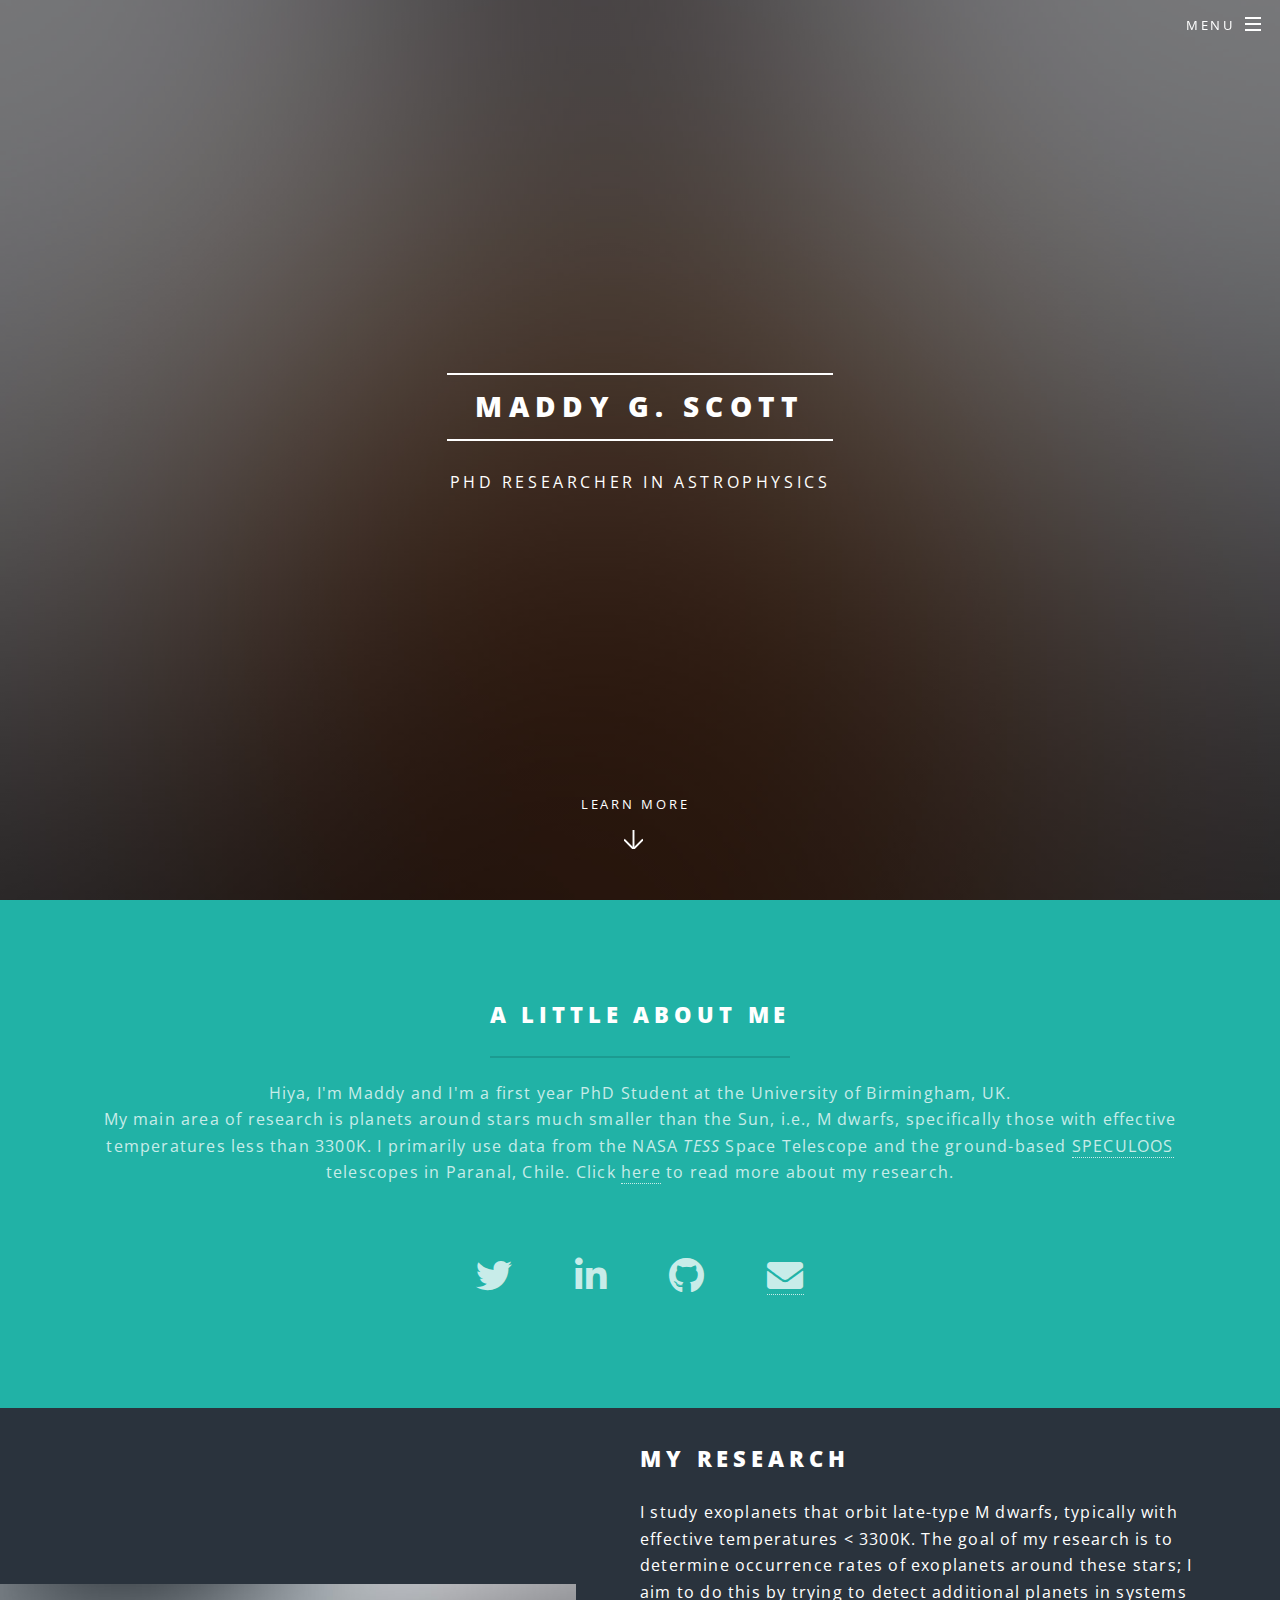
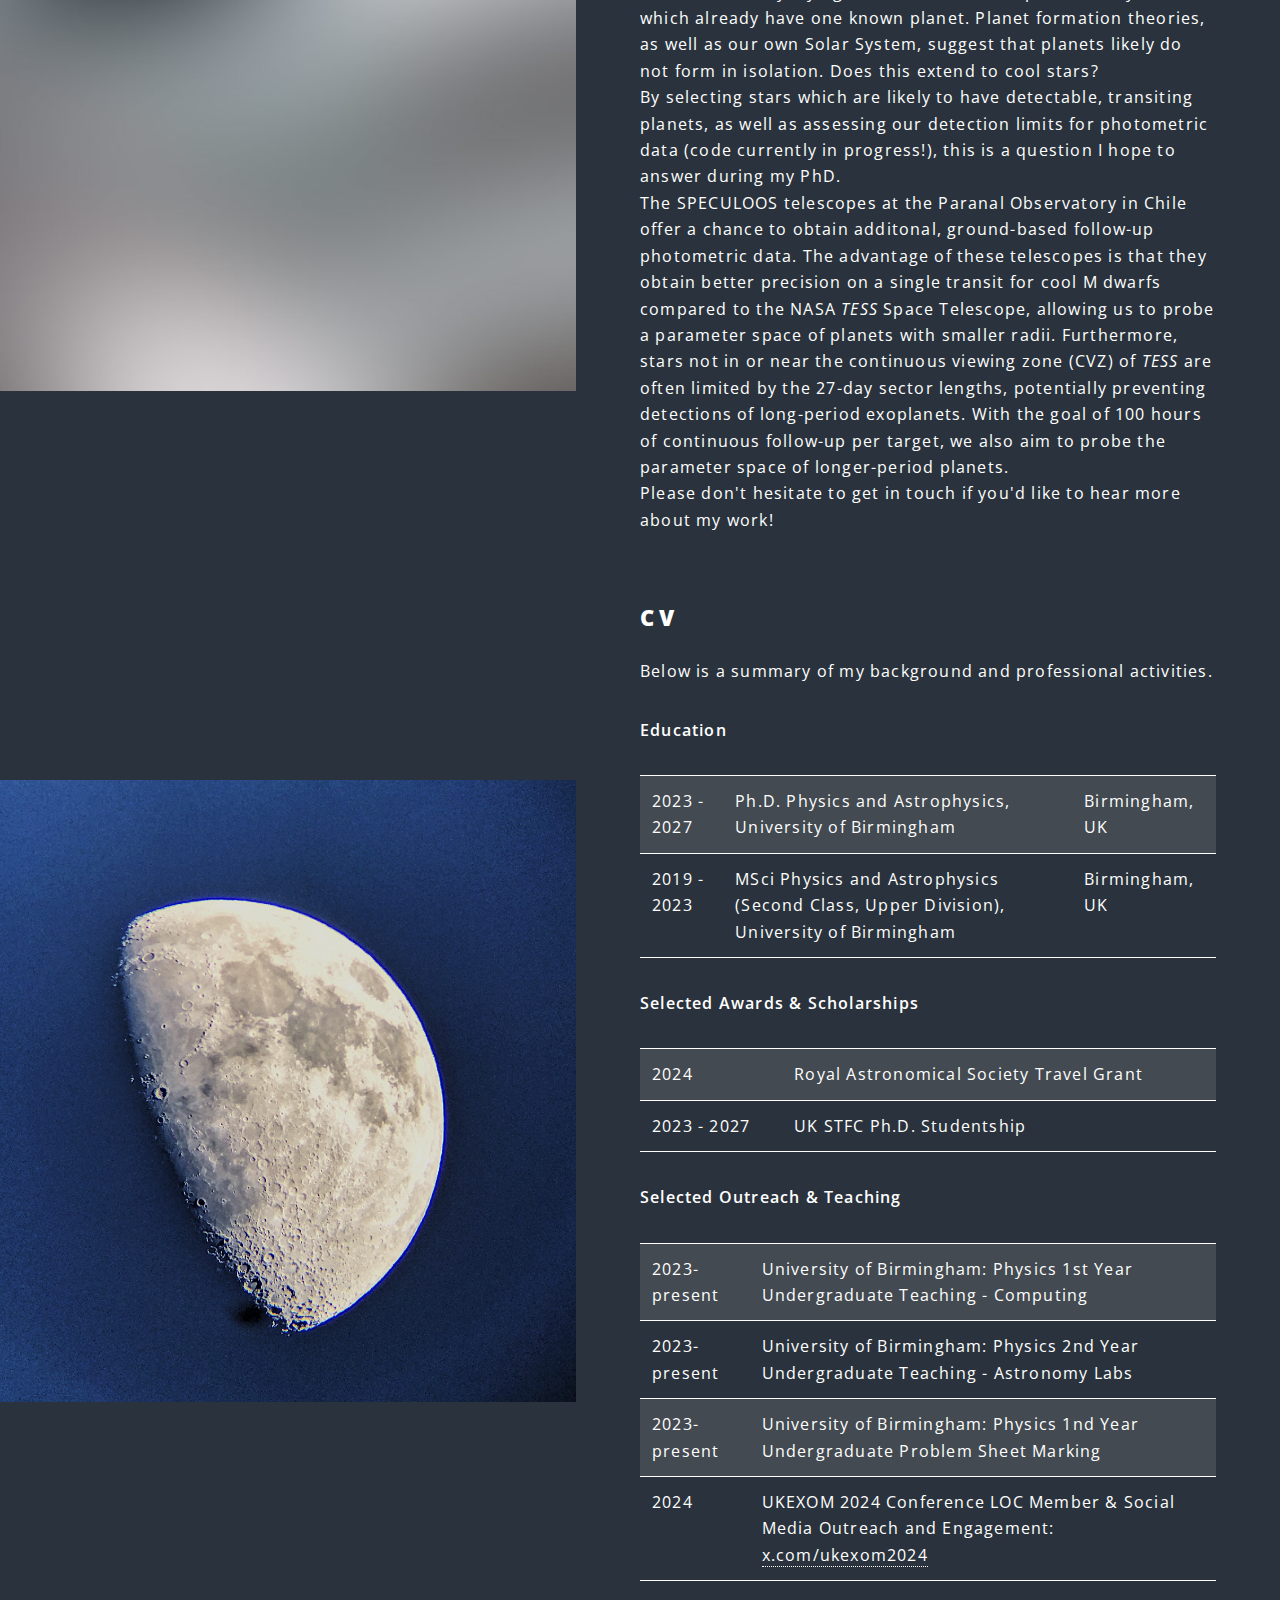
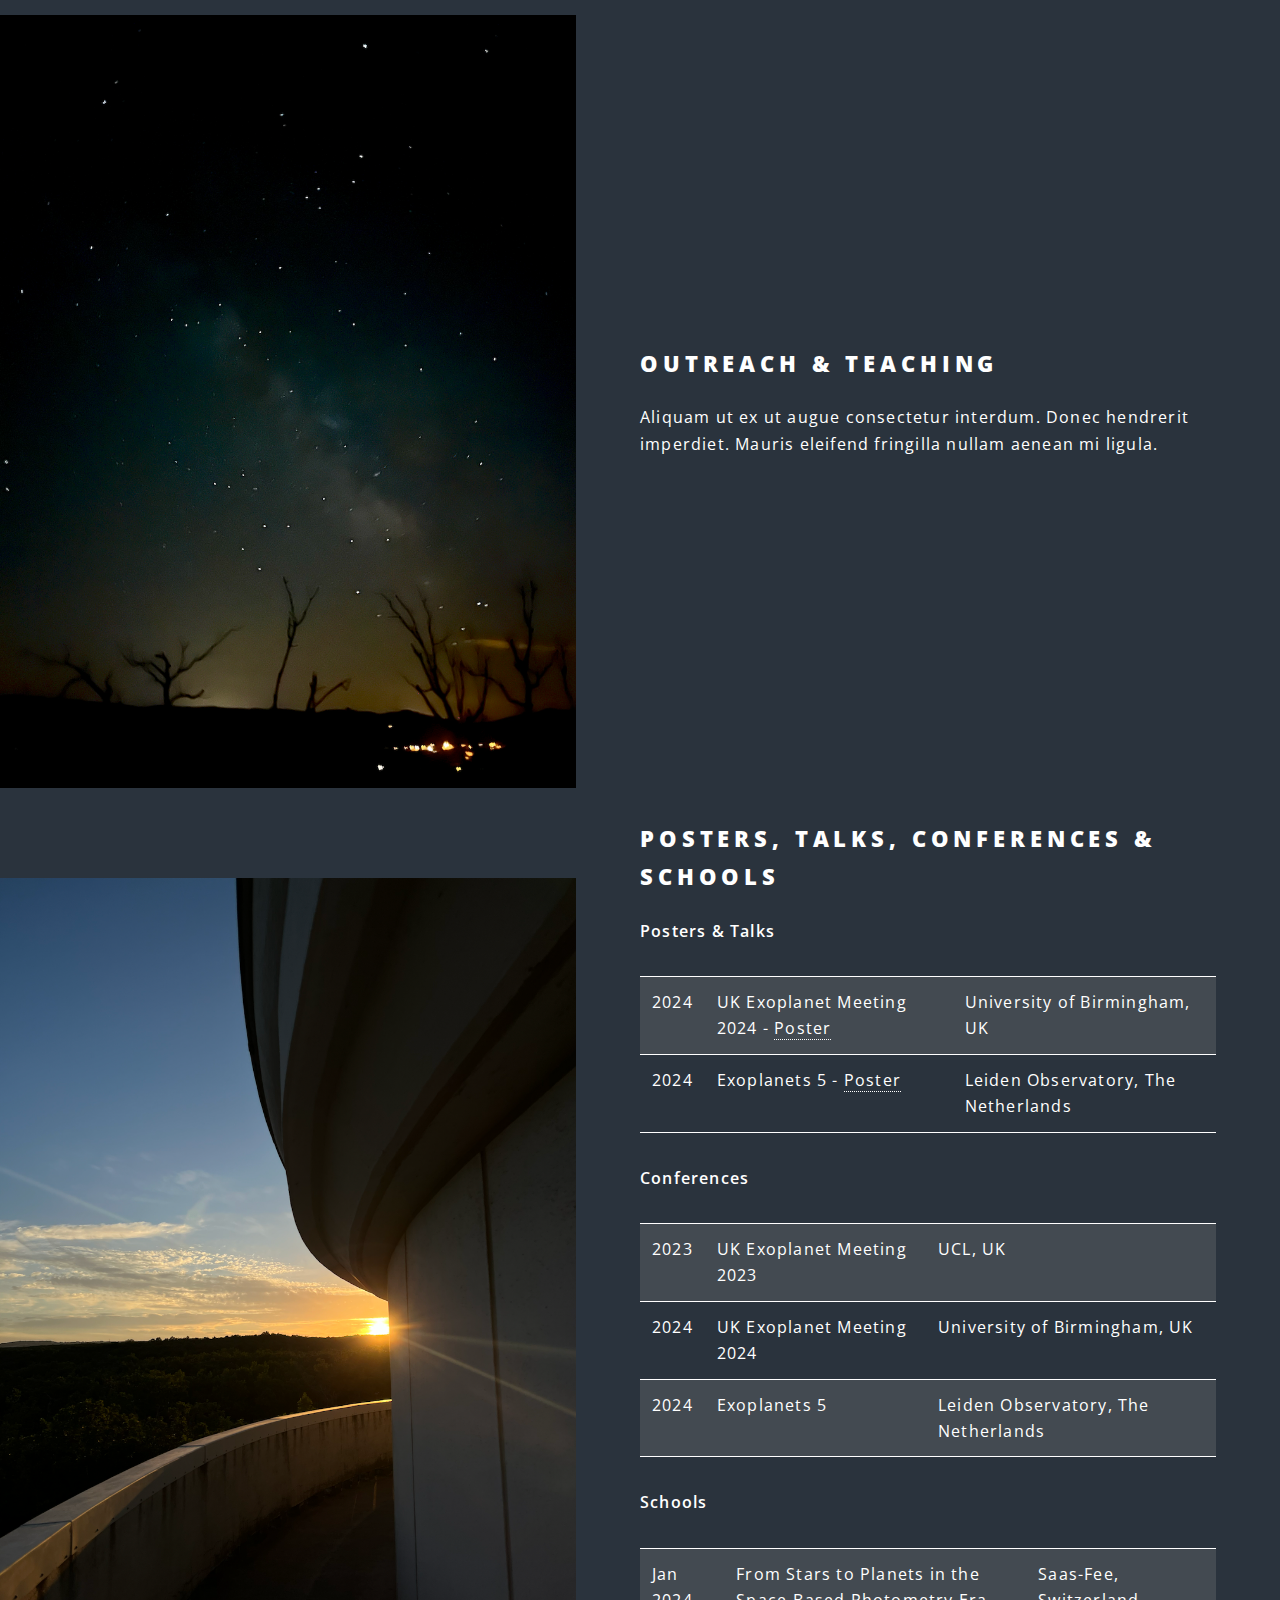
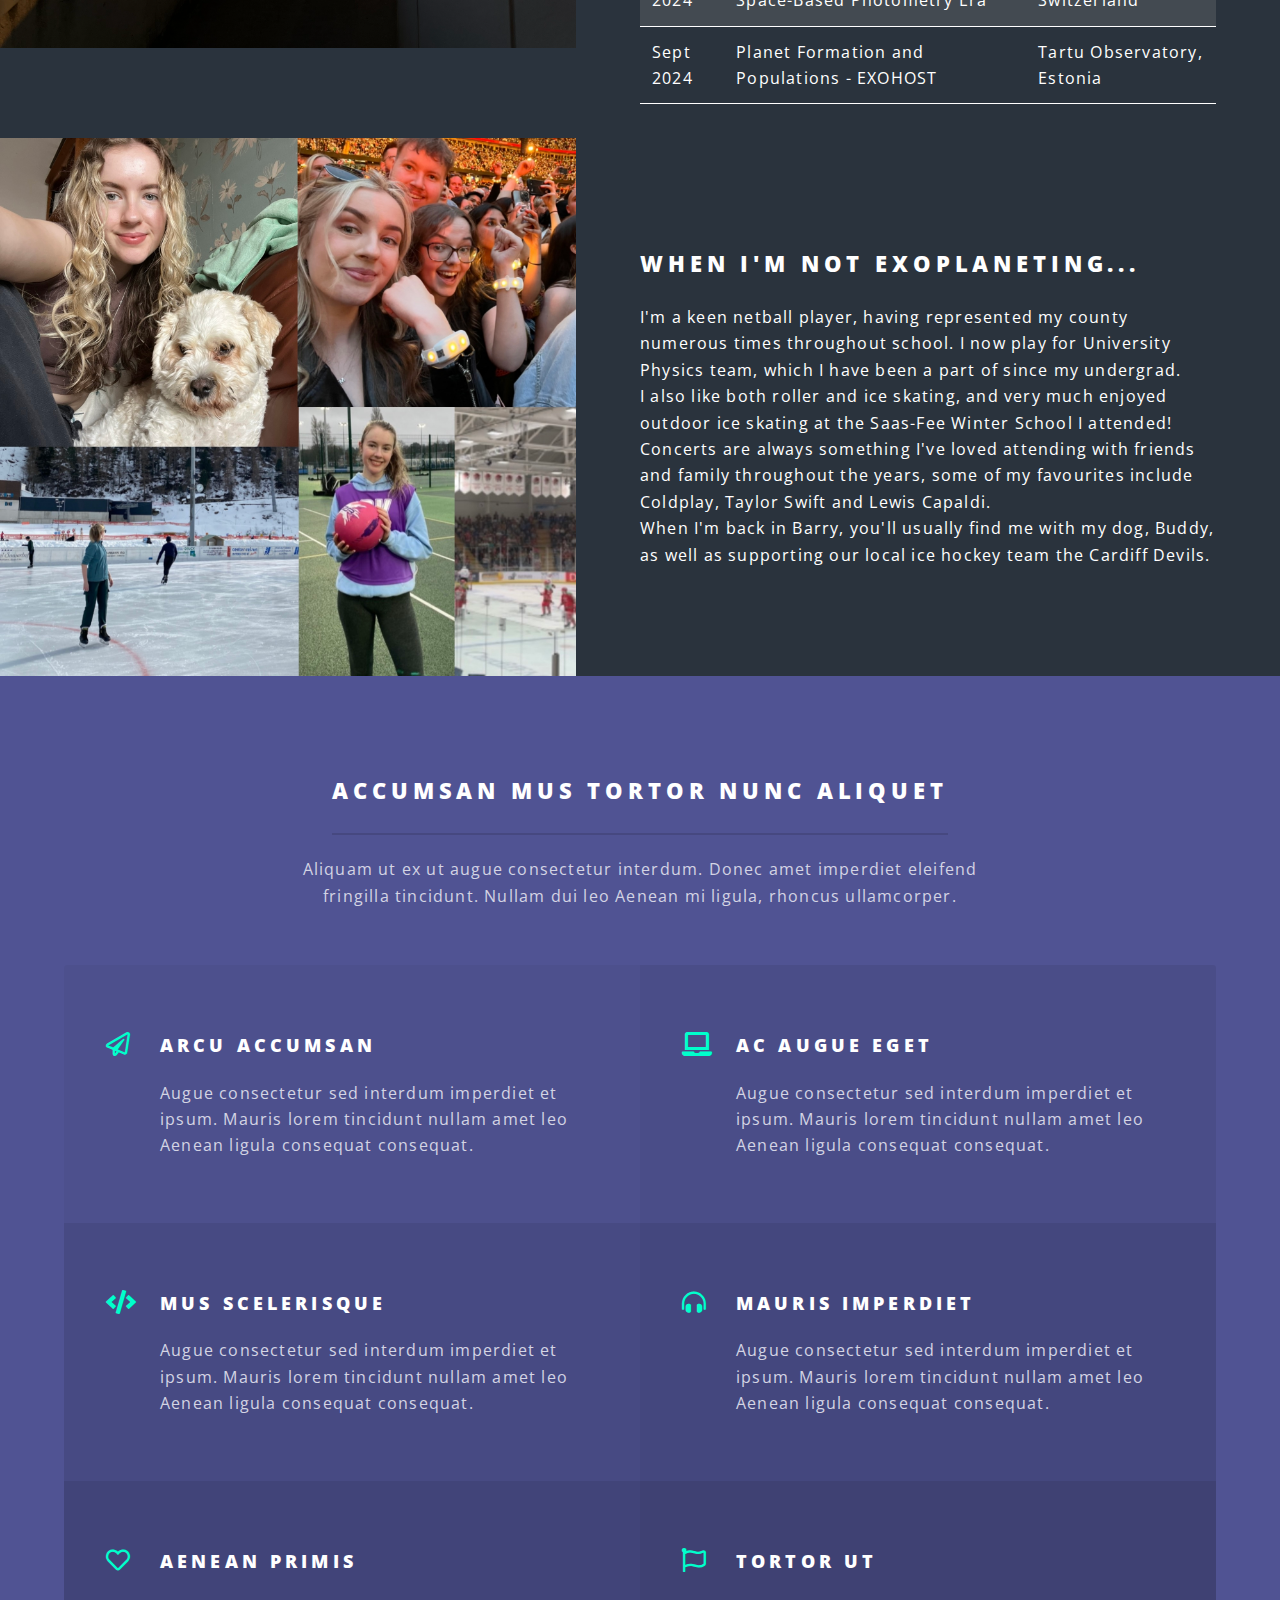
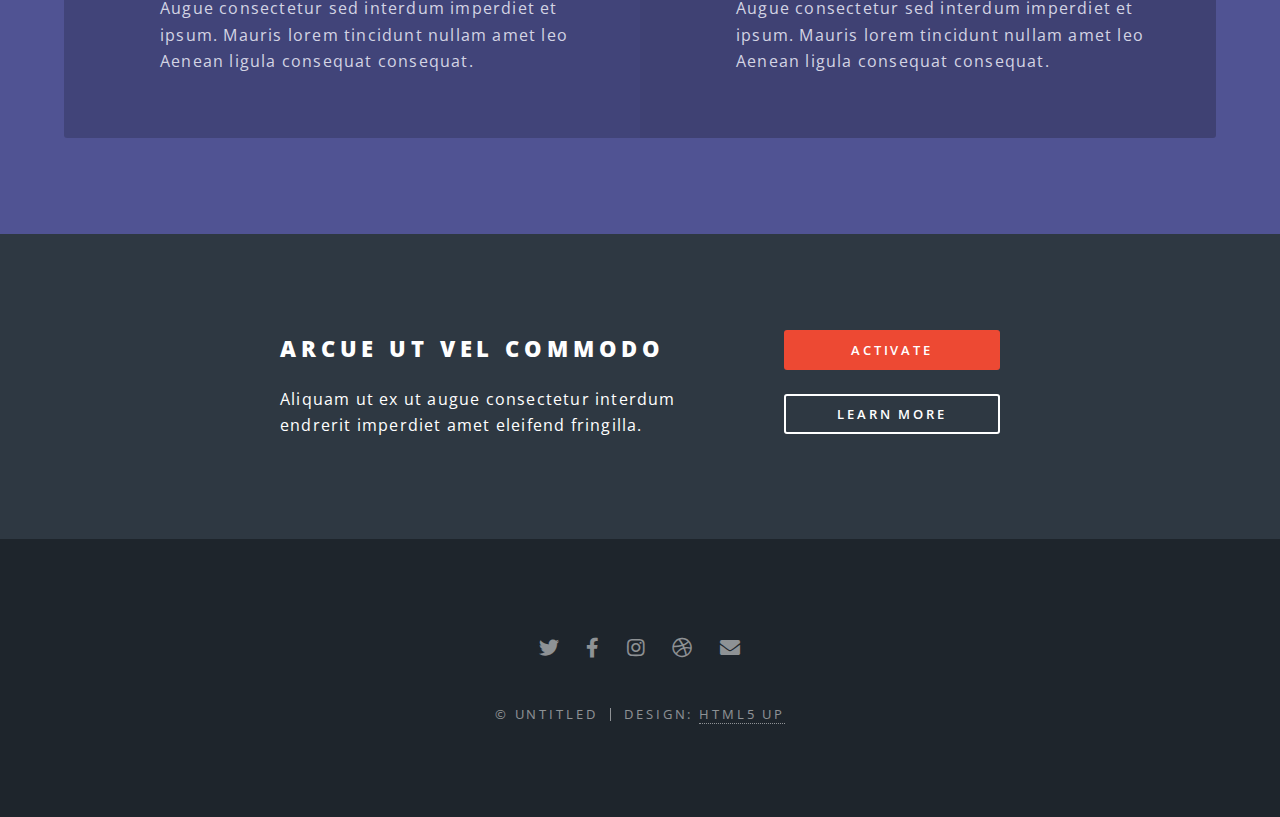
<file: index.html>
<!DOCTYPE HTML>
<!--
	Spectral by HTML5 UP
	html5up.net | @ajlkn
	Free for personal and commercial use under the CCA 3.0 license (html5up.net/license)
-->
<html>
	<head>
		<title>Maddy G. Scott</title>
		<meta charset="utf-8" />
		<meta name="viewport" content="width=device-width, initial-scale=1, user-scalable=no" />
		<link rel="stylesheet" href="assets/css/main.css" />
		<noscript><link rel="stylesheet" href="assets/css/noscript.css" /></noscript>
	</head>
	<body class="landing is-preload">

		<!-- Page Wrapper -->
			<div id="page-wrapper">

				<!-- Header -->
					<header id="header" class="alt">
						<h1><a href="index.html">Maddy G. Scott</a></h1>
						<nav id="nav">
							<ul>
								<li class="special">
									<a href="#menu" class="menuToggle"><span>Menu</span></a>
									<div id="menu">
										<ul>
											<li><a href="#aboutme">About Me</a></li>
											<li><a href="#Research">Research</a></li>
											<li><a href="#CV">CV</a></li>
											<li><a href="#outreach">Outreach & Teaching</a></li>
											<li><a href="#schools">Posters, Talks, Conferences & Schools</a></li>
											<li><a href="#notexoplaneting">Hobbies</a></li>
										</ul>
									</div>
								</li>
							</ul>
						</nav>
					</header>

				<!-- Banner -->
					<section id="banner">
						<div class="inner">
							<h2>Maddy G. Scott</h2>
							<p>PhD Researcher in Astrophysics<br />
							<!--site template freebie<br /> -->
							<!--crafted by <a href="http://html5up.net">HTML5 UP</a>.</p>-->
							<!--<ul class="actions special">
								<li><a href="#" class="button primary">Activate</a></li>
							</ul>-->
						</div>
						<a href="#one" class="more scrolly">Learn More</a>
					</section>

				<!-- One -->
					<section id="aboutme" class="wrapper style1 special">
						<div class="inner">
							<header class="major">
								<h2>a little about me</h2>
								<p>Hiya, I'm Maddy and I'm a first year PhD Student at the University of Birmingham, UK.<br />
									My main area of research is planets around stars much smaller than the Sun, i.e., M dwarfs, specifically those with effective temperatures
									less than 3300K. I primarily use data from the NASA <i>TESS</i> Space Telescope and the ground-based <a href="https://www.speculoos.uliege.be/cms/c_4259452/en/speculoos?id=c_4259452" target="_blank">SPECULOOS</a> 
									telescopes in Paranal, Chile. Click <a href="#research">here</a> to read more about my research.
									
									<br /> 


								</p>
							</header>
							<ul class="icons major">
								<li><a href="https://x.com/_maddyastro" target="_blank" class="icon brands fa-twitter" style="font-size:36px"> <span class="label">Twitter</span></a></li>
								<li><a  href="https://www.linkedin.com/in/maddy-scott-a277b619a/" target="_blank" class="icon brands fa-linkedin-in" style="font-size:36px"><span class="label">Linkedin</span></a></li>
								<li><a  href="https://github.com/maddygrace" target="_blank" class="icon brands fa-github" style="font-size:36px"><span class="label">fa-github</span></a></li>
								<li><a  href="mailto:mgs947@student.bham.ac.uk" target="_blank "class="fa fa-envelope" style="font-size:36px"><span class="label"></span></a></li>
							</ul>
						</div>
					</section>

				<!-- Two -->
					<section id="research" class="wrapper alt style2">
						<section class="spotlight">
							<div class="image"><img src="images/pic01.jpg" alt="" /></div><div class="content">
								<h2>my research</h2> 
								<p>I study exoplanets that orbit late-type M dwarfs, typically with effective temperatures < 3300K. The goal of my research is to determine occurrence rates of exoplanets around these stars; I aim to do this
									by trying to detect additional planets in systems which already have one known planet. Planet formation theories, as well as our own Solar System, suggest that planets likely do not form in isolation. Does this extend
									to cool stars? <br />
									By selecting stars which are likely to have detectable, transiting planets, as well as assessing our detection limits for photometric data (code currently in progress!), this is a question I hope to answer during my PhD. <br />
									The SPECULOOS telescopes at the Paranal Observatory in Chile offer a chance to obtain additonal, ground-based follow-up photometric data. The advantage of these telescopes is that they obtain
									better precision on a single transit for cool M dwarfs compared to the NASA <i>TESS</i> Space Telescope, allowing us to probe a parameter space of planets with smaller radii. Furthermore, stars not in or near the
									continuous viewing zone (CVZ) of <i>TESS</i> are often limited by the 27-day sector lengths, potentially preventing detections of long-period exoplanets. With the goal of 100 hours of continuous follow-up per target, 
									we also aim to probe the parameter space of longer-period planets. <br />
									Please don't hesitate to get in touch if you'd like to hear more about my work!
	
								</p>
							</div>
						</section>
					<section id="CV" class="wrapper alt style2">	
						<section class="spotlight">
							<div class="image"><img src="images/pic_moon.jpg" alt="" /></div><div class="content">
								<h2>CV</h2>
								<p>Below is a summary of my background and professional activities.</p>
								<p><b>Education</b></p>
								<table>
									<tr>
										<td>2023 - 2027</td>
										<td>Ph.D. Physics and Astrophysics, University of Birmingham</td>
										<td>Birmingham, UK</td>
									</tr>
									<tr>
										<td>2019 - 2023</td>
										<td>MSci Physics and Astrophysics (Second Class, Upper Division), University of Birmingham</td>
										<td>Birmingham, UK</td>
									</tr>
								</table>

								<p><b>Selected Awards & Scholarships</b></p>
								<table>
									<tr>
										<td>2024</td>
										<td>Royal Astronomical Society Travel Grant</td>
									</tr>
									<tr>
										<td>2023 - 2027</td>
										<td>UK STFC Ph.D. Studentship </td>
									</tr>
								</table>

								<p><b>Selected Outreach & Teaching</b></p>
								<table>
									<tr>
										<td>2023-present</td>
										<td>University of Birmingham: Physics 1st Year Undergraduate Teaching - Computing</td>
									</tr>
									<tr>
										<td>2023-present</td>
										<td>University of Birmingham: Physics 2nd Year Undergraduate Teaching - Astronomy Labs</td>
									</tr>
									<tr>
										<td>2023-present</td>
										<td>University of Birmingham: Physics 1nd Year Undergraduate Problem Sheet Marking</td>
									</tr>
									<tr>
										<td>2024</td>
										<td>UKEXOM 2024 Conference LOC Member & Social Media Outreach and Engagement: <a href="https://x.com/ukexom2024" target="_blank">x.com/ukexom2024</a> </td>
									</tr>
								</table>
							</div>
						</section>
					<section id="outreach" class="wrapper alt style2">
						<section class="spotlight">
							<div class="image"><img src="images/pic02.jpg" alt="" /></div><div class="content">
								<h2>outreach & teaching</h2>
								<p>Aliquam ut ex ut augue consectetur interdum. Donec hendrerit imperdiet. Mauris eleifend fringilla nullam aenean mi ligula.</p>
							</div>
						</section>
					<section id="schools" class="wrapper alt style2">
						<section class="spotlight">
							<div class="image"><img src="images/pic03.jpg" alt="" /></div><div class="content">
								<h2>posters, talks, conferences & schools</h2>
								<p><b>Posters & Talks</b></p>
								<table>
									<tr>
										<td>2024</td>
										<td>UK Exoplanet Meeting 2024 - <a href="posterpdfFINAL.pdf" target="_blank">Poster</a></td>
										<td>University of Birmingham, UK</td>
									</tr>
									<tr>
										<td>2024</td>
										<td>Exoplanets 5 - <a href="posterpdfFINAL.pdf" target="_blank">Poster</a></td>
										<td>Leiden Observatory, The Netherlands</td>
									</tr>
								</table>

								<p><b>Conferences</b></p>
								<table>
									<tr>
										<td>2023</td>
										<td>UK Exoplanet Meeting 2023</td>
										<td>UCL, UK</td>
									</tr>
									<tr>
										<td>2024</td>
										<td>UK Exoplanet Meeting 2024</td>
										<td>University of Birmingham, UK</td>
									</tr>
									<tr>
										<td>2024</td>
										<td>Exoplanets 5</td>
										<td>Leiden Observatory, The Netherlands</td>
									</tr>
								</table>

								<p><b>Schools</b></p>
								<table>
									<tr>
										<td>Jan 2024</td>
										<td>From Stars to Planets in the Space-Based Photometry Era</td>
										<td>Saas-Fee, Switzerland</td>
									</tr>
									<tr>
										<td>Sept 2024</td>
										<td>Planet Formation and Populations - EXOHOST</td>
										<td>Tartu Observatory, Estonia</td>
								</table>
			
							</div>
						</section>
					<section id="notexoplaneting" class="wrapper alt style2">
						<section class="spotlight">
							<div class="image"><img src="images/pic04.jpg" alt="" /></div><div class="content">
								<h2>when i'm not exoplaneting...</h2>
								<p>I'm a keen netball player, having represented my county numerous times throughout school. I now play for University Physics team, which I have been a part of since my undergrad. <br />
									I also like both roller and ice skating, and very much enjoyed outdoor ice skating at the Saas-Fee Winter School I attended! <br />
									Concerts are always something I've loved attending with friends and family throughout the years, some of my favourites include Coldplay, Taylor Swift and Lewis Capaldi. <br />
									When I'm back in Barry, you'll usually find me with my dog, Buddy, as well as supporting our local ice hockey team the Cardiff Devils.
								</p>
							</div>
						</section>
					</section>

				<!-- Three -->
					<section id="three" class="wrapper style3 special">
						<div class="inner">
							<header class="major">
								<h2>Accumsan mus tortor nunc aliquet</h2>
								<p>Aliquam ut ex ut augue consectetur interdum. Donec amet imperdiet eleifend<br />
								fringilla tincidunt. Nullam dui leo Aenean mi ligula, rhoncus ullamcorper.</p>
							</header>
							<ul class="features">
								<li class="icon fa-paper-plane">
									<h3>Arcu accumsan</h3>
									<p>Augue consectetur sed interdum imperdiet et ipsum. Mauris lorem tincidunt nullam amet leo Aenean ligula consequat consequat.</p>
								</li>
								<li class="icon solid fa-laptop">
									<h3>Ac Augue Eget</h3>
									<p>Augue consectetur sed interdum imperdiet et ipsum. Mauris lorem tincidunt nullam amet leo Aenean ligula consequat consequat.</p>
								</li>
								<li class="icon solid fa-code">
									<h3>Mus Scelerisque</h3>
									<p>Augue consectetur sed interdum imperdiet et ipsum. Mauris lorem tincidunt nullam amet leo Aenean ligula consequat consequat.</p>
								</li>
								<li class="icon solid fa-headphones-alt">
									<h3>Mauris Imperdiet</h3>
									<p>Augue consectetur sed interdum imperdiet et ipsum. Mauris lorem tincidunt nullam amet leo Aenean ligula consequat consequat.</p>
								</li>
								<li class="icon fa-heart">
									<h3>Aenean Primis</h3>
									<p>Augue consectetur sed interdum imperdiet et ipsum. Mauris lorem tincidunt nullam amet leo Aenean ligula consequat consequat.</p>
								</li>
								<li class="icon fa-flag">
									<h3>Tortor Ut</h3>
									<p>Augue consectetur sed interdum imperdiet et ipsum. Mauris lorem tincidunt nullam amet leo Aenean ligula consequat consequat.</p>
								</li>
							</ul>
						</div>
					</section>

				<!-- CTA -->
					<section id="cta" class="wrapper style4">
						<div class="inner">
							<header>
								<h2>Arcue ut vel commodo</h2>
								<p>Aliquam ut ex ut augue consectetur interdum endrerit imperdiet amet eleifend fringilla.</p>
							</header>
							<ul class="actions stacked">
								<li><a href="#" class="button fit primary">Activate</a></li>
								<li><a href="#" class="button fit">Learn More</a></li>
							</ul>
						</div>
					</section>

				<!-- Footer -->
					<footer id="footer">
						<ul class="icons">
							<li><a href="#" class="icon brands fa-twitter"><span class="label">Twitter</span></a></li>
							<li><a href="#" class="icon brands fa-facebook-f"><span class="label">Facebook</span></a></li>
							<li><a href="#" class="icon brands fa-instagram"><span class="label">Instagram</span></a></li>
							<li><a href="#" class="icon brands fa-dribbble"><span class="label">Dribbble</span></a></li>
							<li><a href="#" class="icon solid fa-envelope"><span class="label">Email</span></a></li>
						</ul>
						<ul class="copyright">
							<li>&copy; Untitled</li><li>Design: <a href="http://html5up.net">HTML5 UP</a></li>
						</ul>
					</footer>

			</div>

		<!-- Scripts -->
			<script src="assets/js/jquery.min.js"></script>
			<script src="assets/js/jquery.scrollex.min.js"></script>
			<script src="assets/js/jquery.scrolly.min.js"></script>
			<script src="assets/js/browser.min.js"></script>
			<script src="assets/js/breakpoints.min.js"></script>
			<script src="assets/js/util.js"></script>
			<script src="assets/js/main.js"></script>

	</body>
</html>
</file>
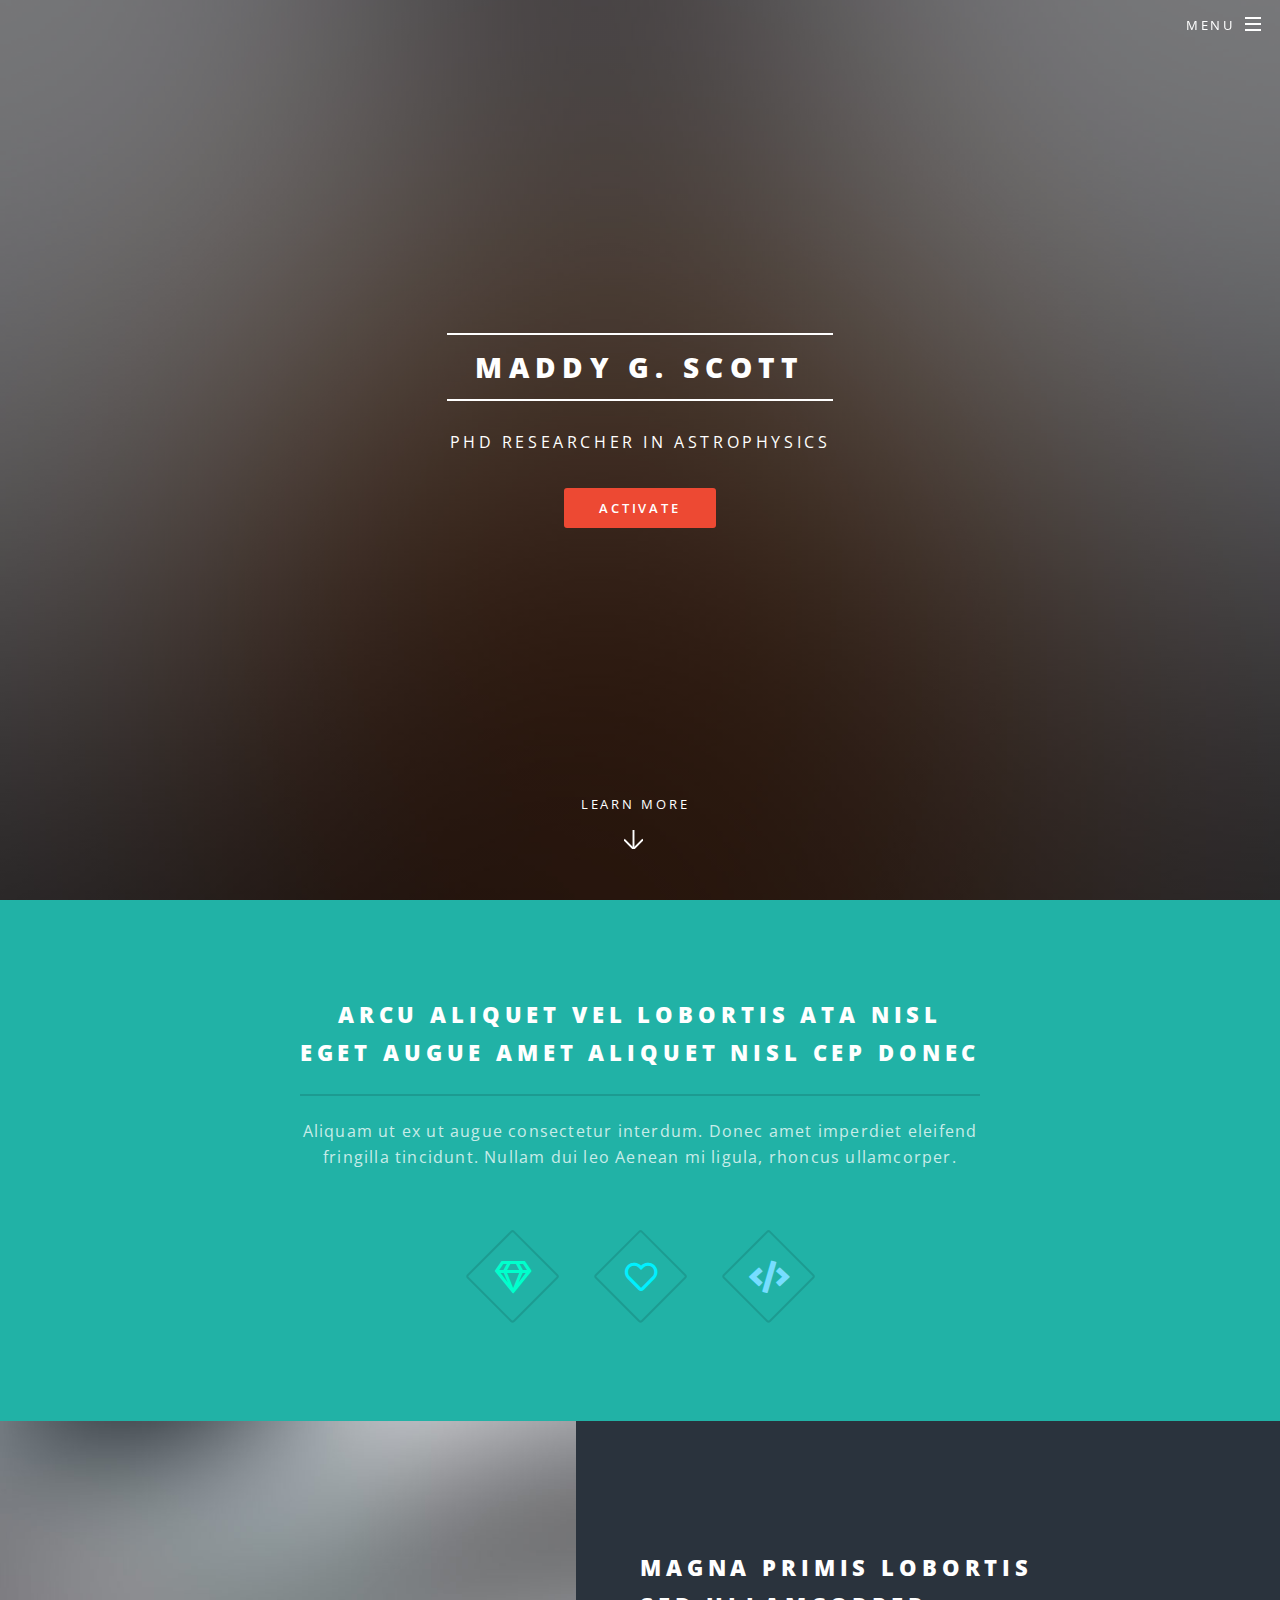
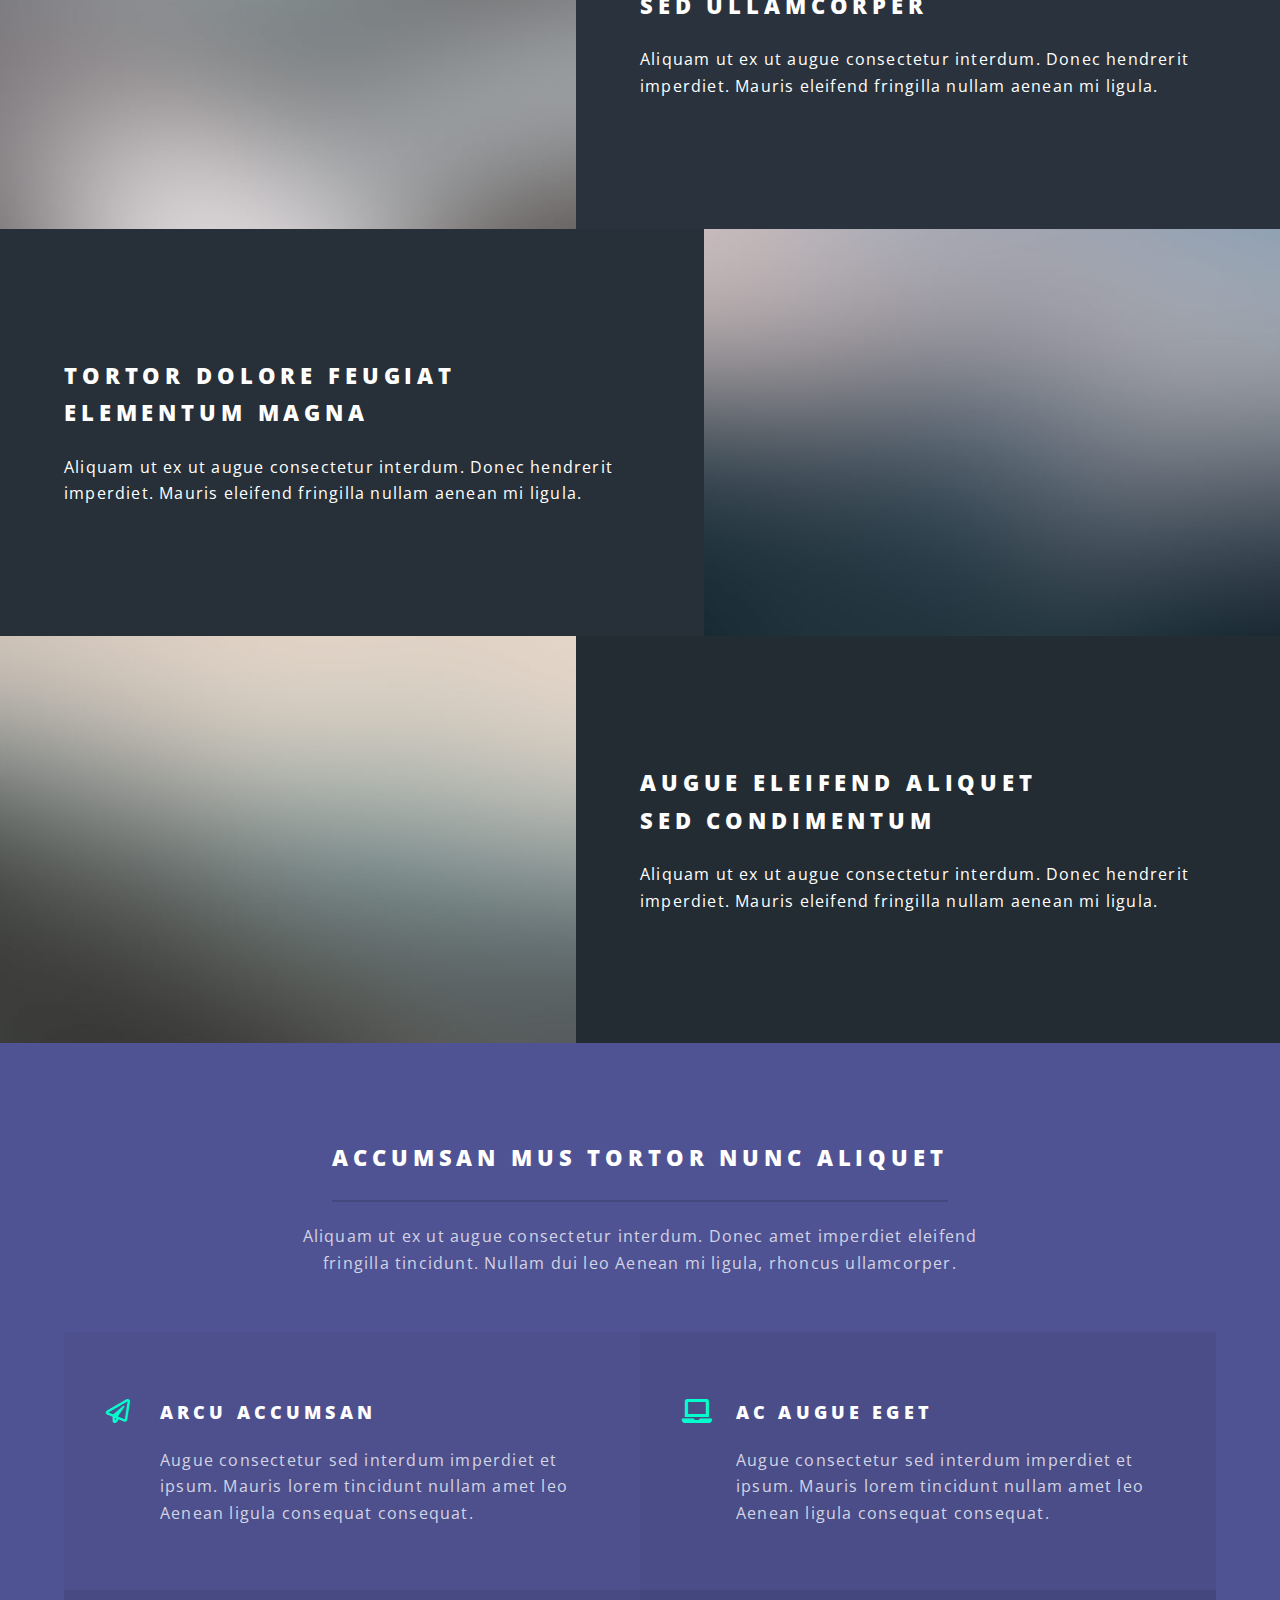
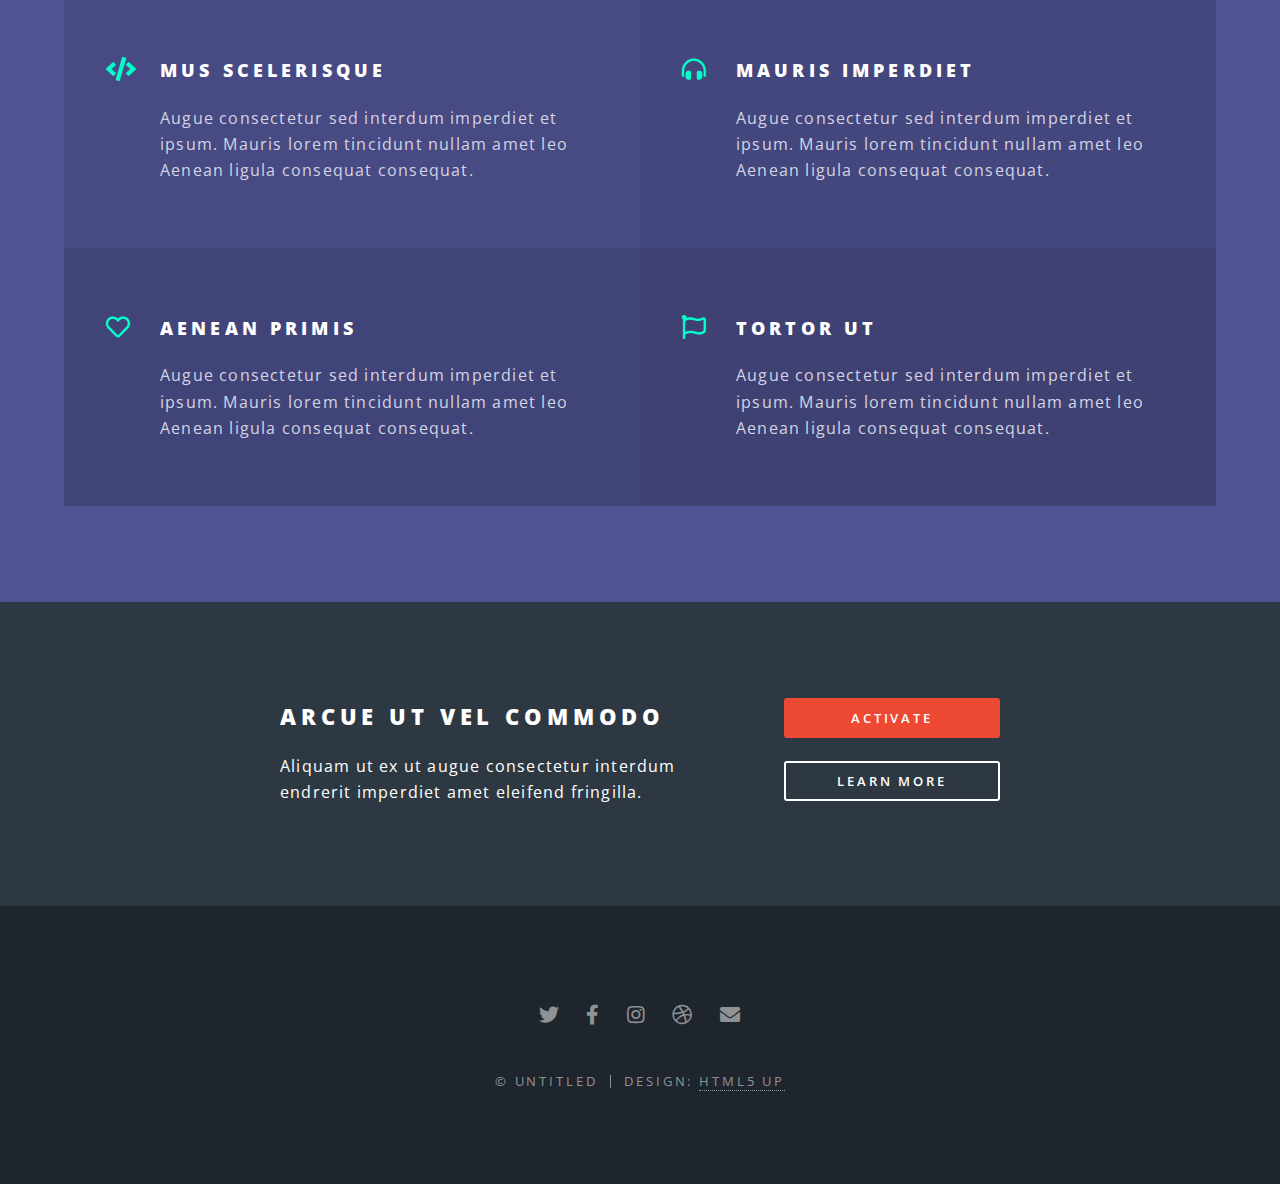
<file: html5up-spectral/index.html>
<!DOCTYPE HTML>
<!--
	Spectral by HTML5 UP
	html5up.net | @ajlkn
	Free for personal and commercial use under the CCA 3.0 license (html5up.net/license)
-->
<html>
	<head>
		<title>Maddy G. Scott</title>
		<meta charset="utf-8" />
		<meta name="viewport" content="width=device-width, initial-scale=1, user-scalable=no" />
		<link rel="stylesheet" href="assets/css/main.css" />
		<noscript><link rel="stylesheet" href="assets/css/noscript.css" /></noscript>
	</head>
	<body class="landing is-preload">

		<!-- Page Wrapper -->
			<div id="page-wrapper">

				<!-- Header -->
					<header id="header" class="alt">
						<h1><a href="index.html">Maddy G. Scott</a></h1>
						<nav id="nav">
							<ul>
								<li class="special">
									<a href="#menu" class="menuToggle"><span>Menu</span></a>
									<div id="menu">
										<ul>
											<li><a href="index.html">Home</a></li>
											<li><a href="generic.html">Generic</a></li>
											<li><a href="elements.html">Elements</a></li>
											<li><a href="#">Sign Up</a></li>
											<li><a href="#">Log In</a></li>
										</ul>
									</div>
								</li>
							</ul>
						</nav>
					</header>

				<!-- Banner -->
					<section id="banner">
						<div class="inner">
							<h2>Maddy G. Scott</h2>
							<p>PhD Researcher in Astrophysics<br />
								<!-- Write your comments here -->
							<!--site template freebie<br />-->
							<!-- crafted by <a href="http://html5up.net">HTML5 UP</a>.</p>-->
							<ul class="actions special">
								<li><a href="#" class="button primary">Activate</a></li>
							</ul>
						</div>
						<a href="#one" class="more scrolly">Learn More</a>
					</section>

				<!-- One -->
					<section id="one" class="wrapper style1 special">
						<div class="inner">
							<header class="major">
								<h2>Arcu aliquet vel lobortis ata nisl<br />
								eget augue amet aliquet nisl cep donec</h2>
								<p>Aliquam ut ex ut augue consectetur interdum. Donec amet imperdiet eleifend<br />
								fringilla tincidunt. Nullam dui leo Aenean mi ligula, rhoncus ullamcorper.</p>
							</header>
							<ul class="icons major">
								<li><span class="icon fa-gem major style1"><span class="label">Lorem</span></span></li>
								<li><span class="icon fa-heart major style2"><span class="label">Ipsum</span></span></li>
								<li><span class="icon solid fa-code major style3"><span class="label">Dolor</span></span></li>
							</ul>
						</div>
					</section>

				<!-- Two -->
					<section id="two" class="wrapper alt style2">
						<section class="spotlight">
							<div class="image"><img src="images/pic01.jpg" alt="" /></div><div class="content">
								<h2>Magna primis lobortis<br />
								sed ullamcorper</h2>
								<p>Aliquam ut ex ut augue consectetur interdum. Donec hendrerit imperdiet. Mauris eleifend fringilla nullam aenean mi ligula.</p>
							</div>
						</section>
						<section class="spotlight">
							<div class="image"><img src="images/pic02.jpg" alt="" /></div><div class="content">
								<h2>Tortor dolore feugiat<br />
								elementum magna</h2>
								<p>Aliquam ut ex ut augue consectetur interdum. Donec hendrerit imperdiet. Mauris eleifend fringilla nullam aenean mi ligula.</p>
							</div>
						</section>
						<section class="spotlight">
							<div class="image"><img src="images/pic03.jpg" alt="" /></div><div class="content">
								<h2>Augue eleifend aliquet<br />
								sed condimentum</h2>
								<p>Aliquam ut ex ut augue consectetur interdum. Donec hendrerit imperdiet. Mauris eleifend fringilla nullam aenean mi ligula.</p>
							</div>
						</section>
					</section>

				<!-- Three -->
					<section id="three" class="wrapper style3 special">
						<div class="inner">
							<header class="major">
								<h2>Accumsan mus tortor nunc aliquet</h2>
								<p>Aliquam ut ex ut augue consectetur interdum. Donec amet imperdiet eleifend<br />
								fringilla tincidunt. Nullam dui leo Aenean mi ligula, rhoncus ullamcorper.</p>
							</header>
							<ul class="features">
								<li class="icon fa-paper-plane">
									<h3>Arcu accumsan</h3>
									<p>Augue consectetur sed interdum imperdiet et ipsum. Mauris lorem tincidunt nullam amet leo Aenean ligula consequat consequat.</p>
								</li>
								<li class="icon solid fa-laptop">
									<h3>Ac Augue Eget</h3>
									<p>Augue consectetur sed interdum imperdiet et ipsum. Mauris lorem tincidunt nullam amet leo Aenean ligula consequat consequat.</p>
								</li>
								<li class="icon solid fa-code">
									<h3>Mus Scelerisque</h3>
									<p>Augue consectetur sed interdum imperdiet et ipsum. Mauris lorem tincidunt nullam amet leo Aenean ligula consequat consequat.</p>
								</li>
								<li class="icon solid fa-headphones-alt">
									<h3>Mauris Imperdiet</h3>
									<p>Augue consectetur sed interdum imperdiet et ipsum. Mauris lorem tincidunt nullam amet leo Aenean ligula consequat consequat.</p>
								</li>
								<li class="icon fa-heart">
									<h3>Aenean Primis</h3>
									<p>Augue consectetur sed interdum imperdiet et ipsum. Mauris lorem tincidunt nullam amet leo Aenean ligula consequat consequat.</p>
								</li>
								<li class="icon fa-flag">
									<h3>Tortor Ut</h3>
									<p>Augue consectetur sed interdum imperdiet et ipsum. Mauris lorem tincidunt nullam amet leo Aenean ligula consequat consequat.</p>
								</li>
							</ul>
						</div>
					</section>

				<!-- CTA -->
					<section id="cta" class="wrapper style4">
						<div class="inner">
							<header>
								<h2>Arcue ut vel commodo</h2>
								<p>Aliquam ut ex ut augue consectetur interdum endrerit imperdiet amet eleifend fringilla.</p>
							</header>
							<ul class="actions stacked">
								<li><a href="#" class="button fit primary">Activate</a></li>
								<li><a href="#" class="button fit">Learn More</a></li>
							</ul>
						</div>
					</section>

				<!-- Footer -->
					<footer id="footer">
						<ul class="icons">
							<li><a href="#" class="icon brands fa-twitter"><span class="label">Twitter</span></a></li>
							<li><a href="#" class="icon brands fa-facebook-f"><span class="label">Facebook</span></a></li>
							<li><a href="#" class="icon brands fa-instagram"><span class="label">Instagram</span></a></li>
							<li><a href="#" class="icon brands fa-dribbble"><span class="label">Dribbble</span></a></li>
							<li><a href="#" class="icon solid fa-envelope"><span class="label">Email</span></a></li>
						</ul>
						<ul class="copyright">
							<li>&copy; Untitled</li><li>Design: <a href="http://html5up.net">HTML5 UP</a></li>
						</ul>
					</footer>

			</div>

		<!-- Scripts -->
			<script src="assets/js/jquery.min.js"></script>
			<script src="assets/js/jquery.scrollex.min.js"></script>
			<script src="assets/js/jquery.scrolly.min.js"></script>
			<script src="assets/js/browser.min.js"></script>
			<script src="assets/js/breakpoints.min.js"></script>
			<script src="assets/js/util.js"></script>
			<script src="assets/js/main.js"></script>

	</body>
</html>
</file>
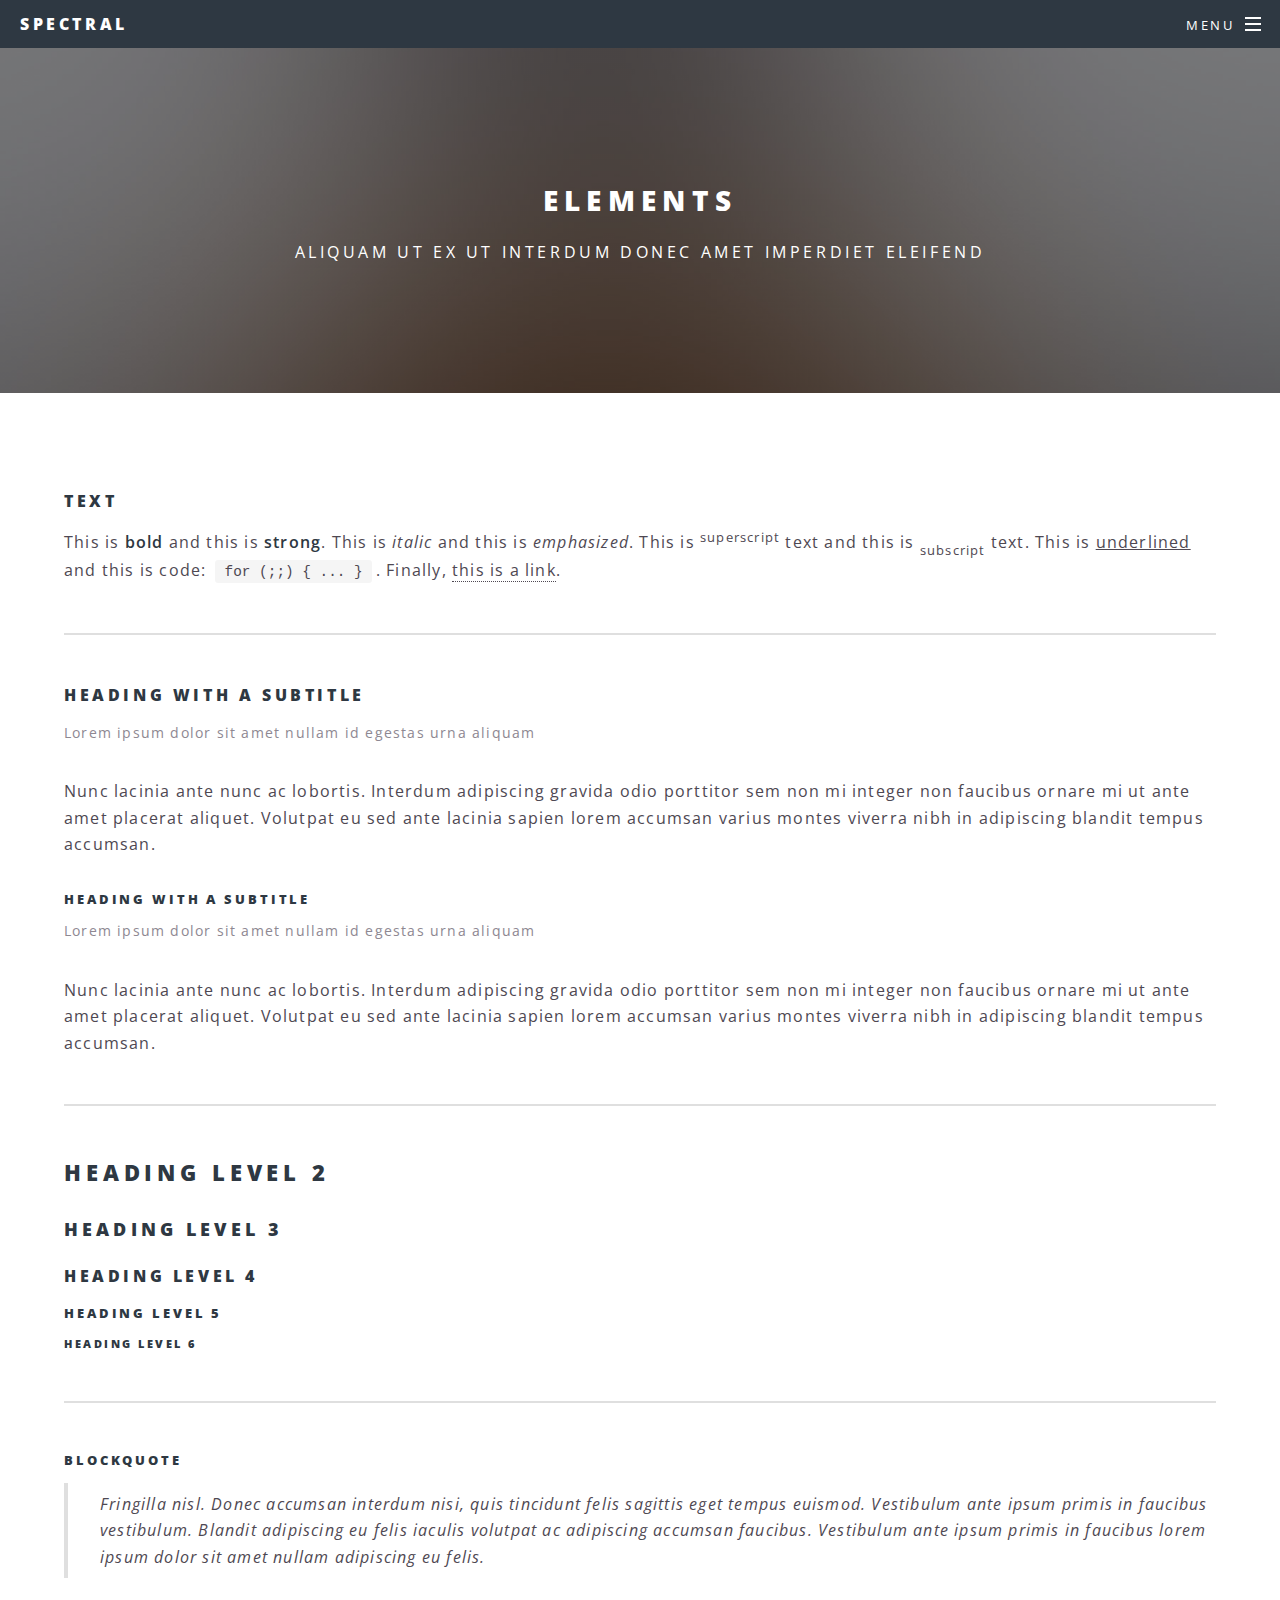
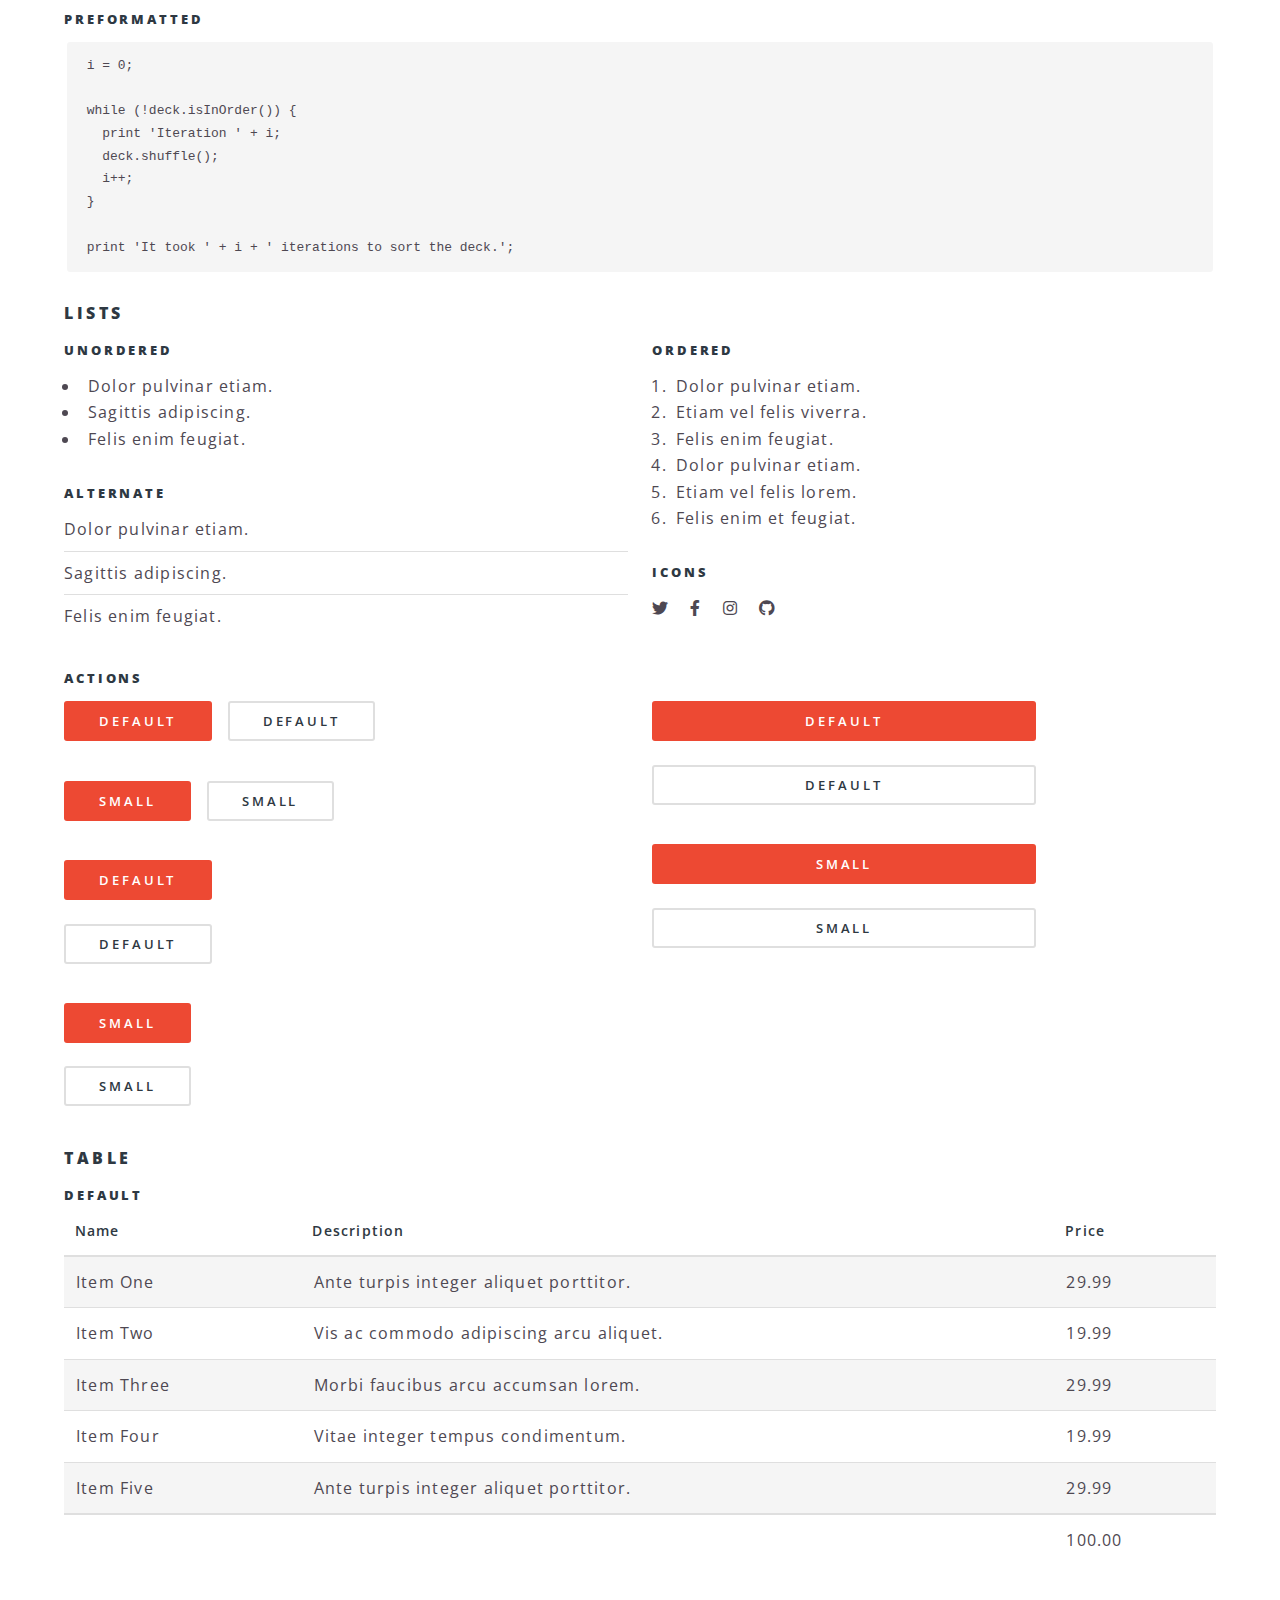
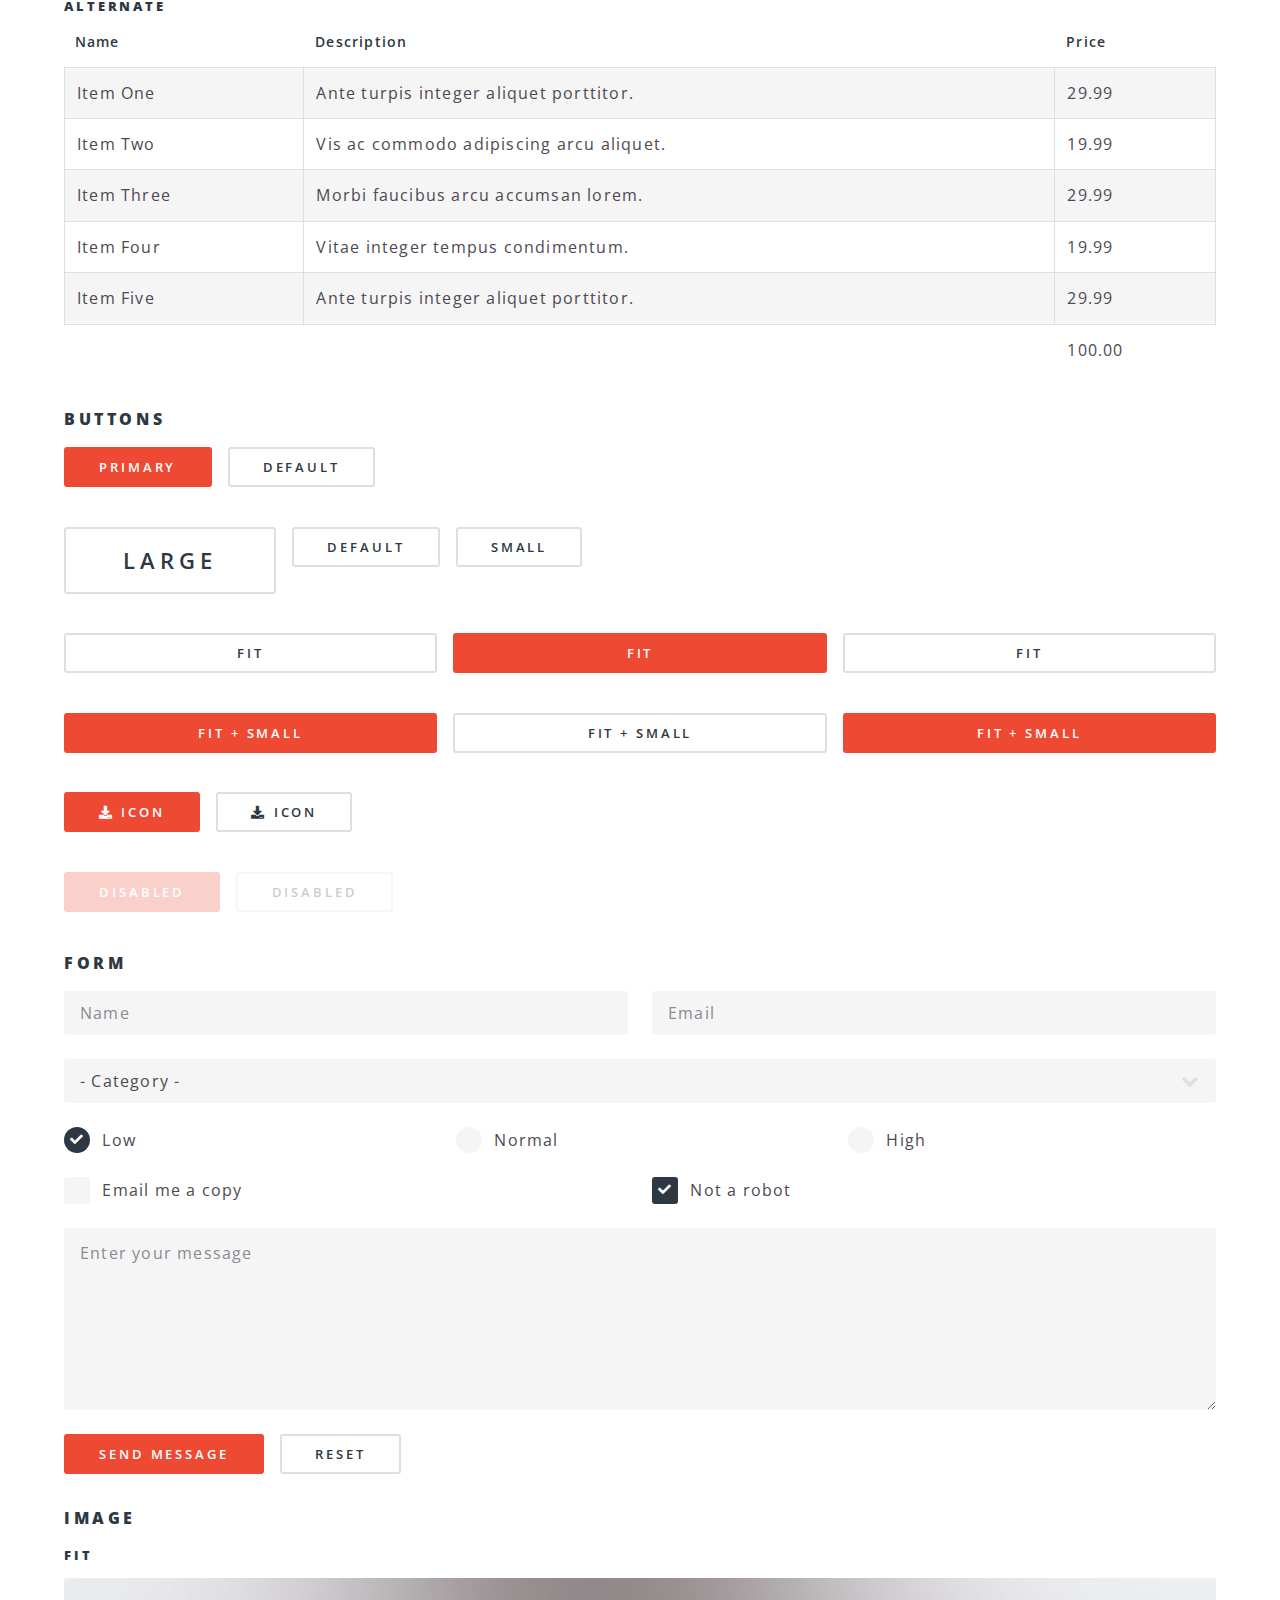
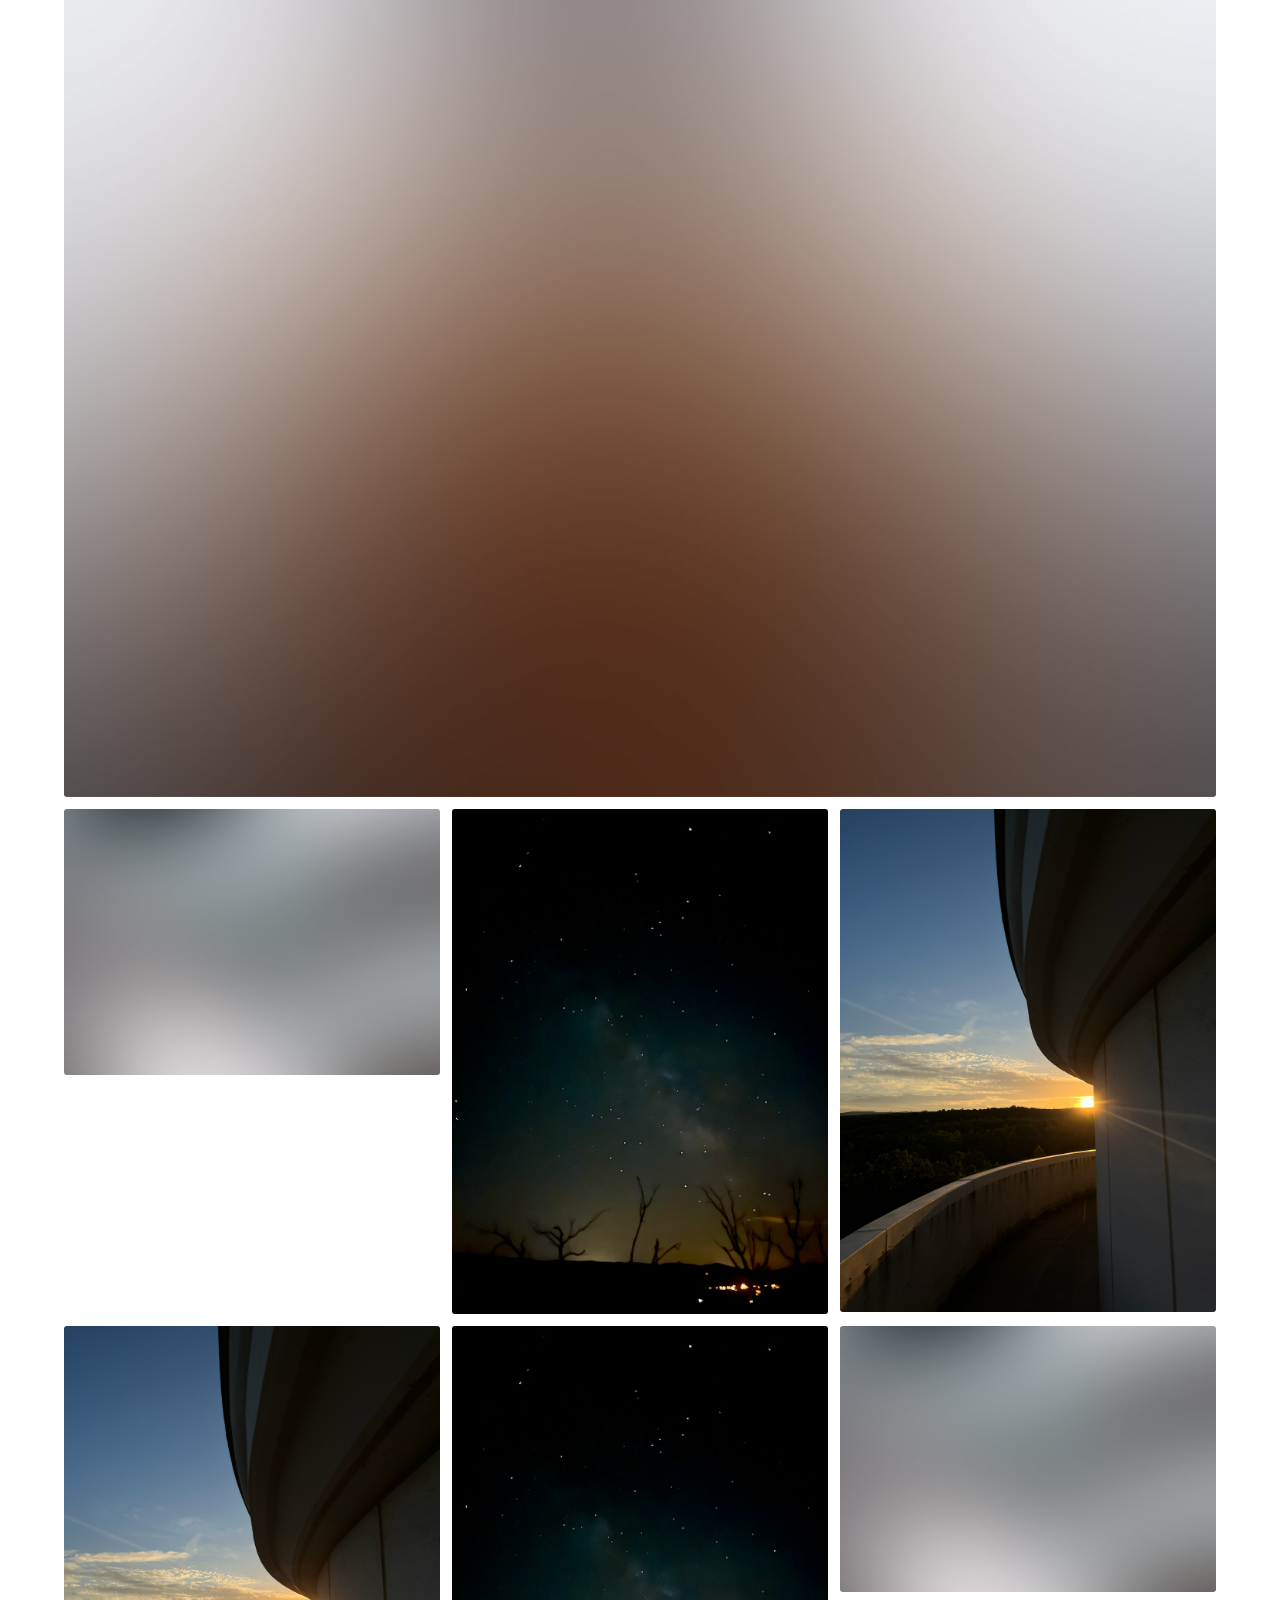
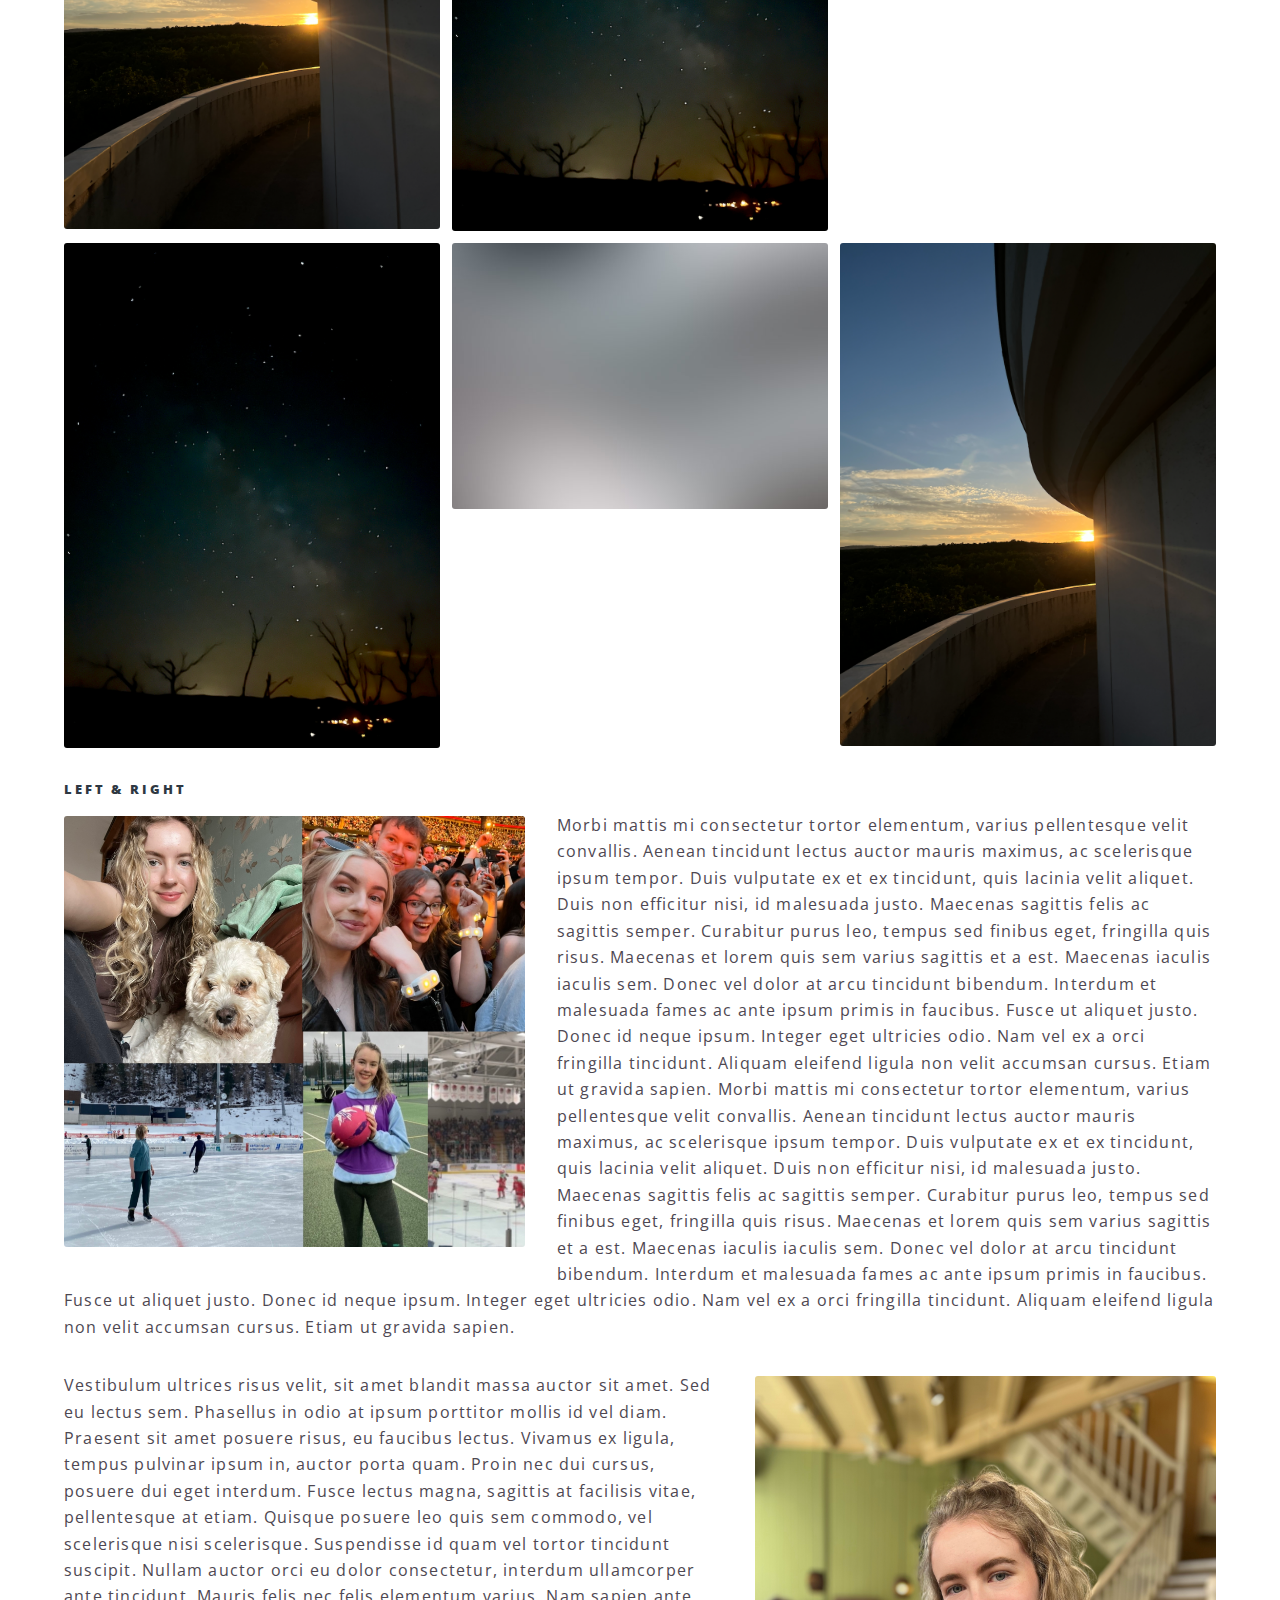
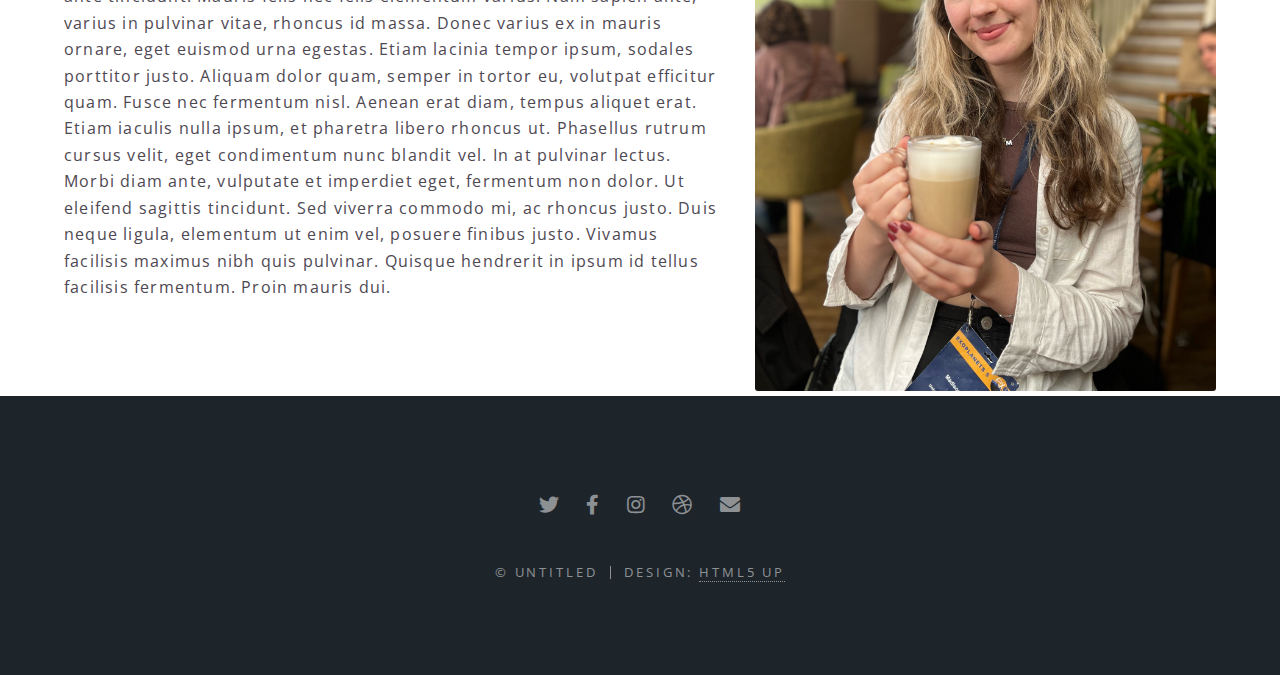
<file: elements.html>
<!DOCTYPE HTML>
<!--
	Spectral by HTML5 UP
	html5up.net | @ajlkn
	Free for personal and commercial use under the CCA 3.0 license (html5up.net/license)
-->
<html>
	<head>
		<title>Elements - Spectral by HTML5 UP</title>
		<meta charset="utf-8" />
		<meta name="viewport" content="width=device-width, initial-scale=1, user-scalable=no" />
		<link rel="stylesheet" href="assets/css/main.css" />
		<noscript><link rel="stylesheet" href="assets/css/noscript.css" /></noscript>
	</head>
	<body class="is-preload">

		<!-- Page Wrapper -->
			<div id="page-wrapper">

				<!-- Header -->
					<header id="header">
						<h1><a href="index.html">Spectral</a></h1>
						<nav id="nav">
							<ul>
								<li class="special">
									<a href="#menu" class="menuToggle"><span>Menu</span></a>
									<div id="menu">
										<ul>
											<li><a href="index.html">Home</a></li>
											<li><a href="generic.html">Generic</a></li>
											<li><a href="elements.html">Elements</a></li>
											<li><a href="#">Sign Up</a></li>
											<li><a href="#">Log In</a></li>
										</ul>
									</div>
								</li>
							</ul>
						</nav>
					</header>

				<!-- Main -->
					<article id="main">
						<header>
							<h2>Elements</h2>
							<p>Aliquam ut ex ut interdum donec amet imperdiet eleifend</p>
						</header>
						<section class="wrapper style5">
							<div class="inner">

								<section>
									<h4>Text</h4>
									<p>This is <b>bold</b> and this is <strong>strong</strong>. This is <i>italic</i> and this is <em>emphasized</em>.
									This is <sup>superscript</sup> text and this is <sub>subscript</sub> text.
									This is <u>underlined</u> and this is code: <code>for (;;) { ... }</code>. Finally, <a href="#">this is a link</a>.</p>
									<hr />
									<header>
										<h4>Heading with a Subtitle</h4>
										<p>Lorem ipsum dolor sit amet nullam id egestas urna aliquam</p>
									</header>
									<p>Nunc lacinia ante nunc ac lobortis. Interdum adipiscing gravida odio porttitor sem non mi integer non faucibus ornare mi ut ante amet placerat aliquet. Volutpat eu sed ante lacinia sapien lorem accumsan varius montes viverra nibh in adipiscing blandit tempus accumsan.</p>
									<header>
										<h5>Heading with a Subtitle</h5>
										<p>Lorem ipsum dolor sit amet nullam id egestas urna aliquam</p>
									</header>
									<p>Nunc lacinia ante nunc ac lobortis. Interdum adipiscing gravida odio porttitor sem non mi integer non faucibus ornare mi ut ante amet placerat aliquet. Volutpat eu sed ante lacinia sapien lorem accumsan varius montes viverra nibh in adipiscing blandit tempus accumsan.</p>
									<hr />
									<h2>Heading Level 2</h2>
									<h3>Heading Level 3</h3>
									<h4>Heading Level 4</h4>
									<h5>Heading Level 5</h5>
									<h6>Heading Level 6</h6>
									<hr />
									<h5>Blockquote</h5>
									<blockquote>Fringilla nisl. Donec accumsan interdum nisi, quis tincidunt felis sagittis eget tempus euismod. Vestibulum ante ipsum primis in faucibus vestibulum. Blandit adipiscing eu felis iaculis volutpat ac adipiscing accumsan faucibus. Vestibulum ante ipsum primis in faucibus lorem ipsum dolor sit amet nullam adipiscing eu felis.</blockquote>
									<h5>Preformatted</h5>
									<pre><code>i = 0;

while (!deck.isInOrder()) {
  print 'Iteration ' + i;
  deck.shuffle();
  i++;
}

print 'It took ' + i + ' iterations to sort the deck.';</code></pre>
								</section>

								<section>
									<h4>Lists</h4>
									<div class="row">
										<div class="col-6 col-12-medium">
											<h5>Unordered</h5>
											<ul>
												<li>Dolor pulvinar etiam.</li>
												<li>Sagittis adipiscing.</li>
												<li>Felis enim feugiat.</li>
											</ul>
											<h5>Alternate</h5>
											<ul class="alt">
												<li>Dolor pulvinar etiam.</li>
												<li>Sagittis adipiscing.</li>
												<li>Felis enim feugiat.</li>
											</ul>
										</div>
										<div class="col-6 col-12-medium">
											<h5>Ordered</h5>
											<ol>
												<li>Dolor pulvinar etiam.</li>
												<li>Etiam vel felis viverra.</li>
												<li>Felis enim feugiat.</li>
												<li>Dolor pulvinar etiam.</li>
												<li>Etiam vel felis lorem.</li>
												<li>Felis enim et feugiat.</li>
											</ol>
											<h5>Icons</h5>
											<ul class="icons">
												<li><a href="#" class="icon brands fa-twitter"><span class="label">Twitter</span></a></li>
												<li><a href="#" class="icon brands fa-facebook-f"><span class="label">Facebook</span></a></li>
												<li><a href="#" class="icon brands fa-instagram"><span class="label">Instagram</span></a></li>
												<li><a href="#" class="icon brands fa-github"><span class="label">Github</span></a></li>
											</ul>
										</div>
									</div>
									<h5>Actions</h5>
									<div class="row">
										<div class="col-6 col-12-medium">
											<ul class="actions">
												<li><a href="#" class="button primary">Default</a></li>
												<li><a href="#" class="button">Default</a></li>
											</ul>
											<ul class="actions small">
												<li><a href="#" class="button primary small">Small</a></li>
												<li><a href="#" class="button small">Small</a></li>
											</ul>
											<ul class="actions stacked">
												<li><a href="#" class="button primary">Default</a></li>
												<li><a href="#" class="button">Default</a></li>
											</ul>
											<ul class="actions stacked">
												<li><a href="#" class="button primary small">Small</a></li>
												<li><a href="#" class="button small">Small</a></li>
											</ul>
										</div>
										<div class="col-6 col-12-medium">
											<ul class="actions stacked">
												<li><a href="#" class="button primary fit">Default</a></li>
												<li><a href="#" class="button fit">Default</a></li>
											</ul>
											<ul class="actions stacked">
												<li><a href="#" class="button primary small fit">Small</a></li>
												<li><a href="#" class="button small fit">Small</a></li>
											</ul>
										</div>
									</div>
								</section>

								<section>
									<h4>Table</h4>
									<h5>Default</h5>
									<div class="table-wrapper">
										<table>
											<thead>
												<tr>
													<th>Name</th>
													<th>Description</th>
													<th>Price</th>
												</tr>
											</thead>
											<tbody>
												<tr>
													<td>Item One</td>
													<td>Ante turpis integer aliquet porttitor.</td>
													<td>29.99</td>
												</tr>
												<tr>
													<td>Item Two</td>
													<td>Vis ac commodo adipiscing arcu aliquet.</td>
													<td>19.99</td>
												</tr>
												<tr>
													<td>Item Three</td>
													<td> Morbi faucibus arcu accumsan lorem.</td>
													<td>29.99</td>
												</tr>
												<tr>
													<td>Item Four</td>
													<td>Vitae integer tempus condimentum.</td>
													<td>19.99</td>
												</tr>
												<tr>
													<td>Item Five</td>
													<td>Ante turpis integer aliquet porttitor.</td>
													<td>29.99</td>
												</tr>
											</tbody>
											<tfoot>
												<tr>
													<td colspan="2"></td>
													<td>100.00</td>
												</tr>
											</tfoot>
										</table>
									</div>

									<h5>Alternate</h5>
									<div class="table-wrapper">
										<table class="alt">
											<thead>
												<tr>
													<th>Name</th>
													<th>Description</th>
													<th>Price</th>
												</tr>
											</thead>
											<tbody>
												<tr>
													<td>Item One</td>
													<td>Ante turpis integer aliquet porttitor.</td>
													<td>29.99</td>
												</tr>
												<tr>
													<td>Item Two</td>
													<td>Vis ac commodo adipiscing arcu aliquet.</td>
													<td>19.99</td>
												</tr>
												<tr>
													<td>Item Three</td>
													<td> Morbi faucibus arcu accumsan lorem.</td>
													<td>29.99</td>
												</tr>
												<tr>
													<td>Item Four</td>
													<td>Vitae integer tempus condimentum.</td>
													<td>19.99</td>
												</tr>
												<tr>
													<td>Item Five</td>
													<td>Ante turpis integer aliquet porttitor.</td>
													<td>29.99</td>
												</tr>
											</tbody>
											<tfoot>
												<tr>
													<td colspan="2"></td>
													<td>100.00</td>
												</tr>
											</tfoot>
										</table>
									</div>
								</section>

								<section>
									<h4>Buttons</h4>
									<ul class="actions">
										<li><a href="#" class="button primary">Primary</a></li>
										<li><a href="#" class="button">Default</a></li>
									</ul>
									<ul class="actions">
										<li><a href="#" class="button large">Large</a></li>
										<li><a href="#" class="button">Default</a></li>
										<li><a href="#" class="button small">Small</a></li>
									</ul>
									<ul class="actions fit">
										<li><a href="#" class="button fit">Fit</a></li>
										<li><a href="#" class="button primary fit">Fit</a></li>
										<li><a href="#" class="button fit">Fit</a></li>
									</ul>
									<ul class="actions fit small">
										<li><a href="#" class="button primary fit small">Fit + Small</a></li>
										<li><a href="#" class="button fit small">Fit + Small</a></li>
										<li><a href="#" class="button primary fit small">Fit + Small</a></li>
									</ul>
									<ul class="actions">
										<li><a href="#" class="button primary icon solid fa-download">Icon</a></li>
										<li><a href="#" class="button icon solid fa-download">Icon</a></li>
									</ul>
									<ul class="actions">
										<li><span class="button primary disabled">Disabled</span></li>
										<li><span class="button disabled">Disabled</span></li>
									</ul>
								</section>

								<section>
									<h4>Form</h4>
									<form method="post" action="#">
										<div class="row gtr-uniform">
											<div class="col-6 col-12-xsmall">
												<input type="text" name="demo-name" id="demo-name" value="" placeholder="Name" />
											</div>
											<div class="col-6 col-12-xsmall">
												<input type="email" name="demo-email" id="demo-email" value="" placeholder="Email" />
											</div>
											<div class="col-12">
												<select name="demo-category" id="demo-category">
													<option value="">- Category -</option>
													<option value="1">Manufacturing</option>
													<option value="1">Shipping</option>
													<option value="1">Administration</option>
													<option value="1">Human Resources</option>
												</select>
											</div>
											<div class="col-4 col-12-small">
												<input type="radio" id="demo-priority-low" name="demo-priority" checked>
												<label for="demo-priority-low">Low</label>
											</div>
											<div class="col-4 col-12-small">
												<input type="radio" id="demo-priority-normal" name="demo-priority">
												<label for="demo-priority-normal">Normal</label>
											</div>
											<div class="col-4 col-12-small">
												<input type="radio" id="demo-priority-high" name="demo-priority">
												<label for="demo-priority-high">High</label>
											</div>
											<div class="col-6 col-12-small">
												<input type="checkbox" id="demo-copy" name="demo-copy">
												<label for="demo-copy">Email me a copy</label>
											</div>
											<div class="col-6 col-12-small">
												<input type="checkbox" id="demo-human" name="demo-human" checked>
												<label for="demo-human">Not a robot</label>
											</div>
											<div class="col-12">
												<textarea name="demo-message" id="demo-message" placeholder="Enter your message" rows="6"></textarea>
											</div>
											<div class="col-12">
												<ul class="actions">
													<li><input type="submit" value="Send Message" class="primary" /></li>
													<li><input type="reset" value="Reset" /></li>
												</ul>
											</div>
										</div>
									</form>
								</section>

								<section>
									<h4>Image</h4>
									<h5>Fit</h5>
									<div class="box alt">
										<div class="row gtr-50 gtr-uniform">
											<div class="col-12"><span class="image fit"><img src="images/banner.jpg" alt="" /></span></div>
											<div class="col-4"><span class="image fit"><img src="images/pic01.jpg" alt="" /></span></div>
											<div class="col-4"><span class="image fit"><img src="images/pic02.jpg" alt="" /></span></div>
											<div class="col-4"><span class="image fit"><img src="images/pic03.jpg" alt="" /></span></div>
											<div class="col-4"><span class="image fit"><img src="images/pic03.jpg" alt="" /></span></div>
											<div class="col-4"><span class="image fit"><img src="images/pic02.jpg" alt="" /></span></div>
											<div class="col-4"><span class="image fit"><img src="images/pic01.jpg" alt="" /></span></div>
											<div class="col-4"><span class="image fit"><img src="images/pic02.jpg" alt="" /></span></div>
											<div class="col-4"><span class="image fit"><img src="images/pic01.jpg" alt="" /></span></div>
											<div class="col-4"><span class="image fit"><img src="images/pic03.jpg" alt="" /></span></div>
										</div>
									</div>
									<h5>Left &amp; Right</h5>
									<p><span class="image left"><img src="images/pic04.jpg" alt="" /></span>Morbi mattis mi consectetur tortor elementum, varius pellentesque velit convallis. Aenean tincidunt lectus auctor mauris maximus, ac scelerisque ipsum tempor. Duis vulputate ex et ex tincidunt, quis lacinia velit aliquet. Duis non efficitur nisi, id malesuada justo. Maecenas sagittis felis ac sagittis semper. Curabitur purus leo, tempus sed finibus eget, fringilla quis risus. Maecenas et lorem quis sem varius sagittis et a est. Maecenas iaculis iaculis sem. Donec vel dolor at arcu tincidunt bibendum. Interdum et malesuada fames ac ante ipsum primis in faucibus. Fusce ut aliquet justo. Donec id neque ipsum. Integer eget ultricies odio. Nam vel ex a orci fringilla tincidunt. Aliquam eleifend ligula non velit accumsan cursus. Etiam ut gravida sapien. Morbi mattis mi consectetur tortor elementum, varius pellentesque velit convallis. Aenean tincidunt lectus auctor mauris maximus, ac scelerisque ipsum tempor. Duis vulputate ex et ex tincidunt, quis lacinia velit aliquet. Duis non efficitur nisi, id malesuada justo. Maecenas sagittis felis ac sagittis semper. Curabitur purus leo, tempus sed finibus eget, fringilla quis risus. Maecenas et lorem quis sem varius sagittis et a est. Maecenas iaculis iaculis sem. Donec vel dolor at arcu tincidunt bibendum. Interdum et malesuada fames ac ante ipsum primis in faucibus. Fusce ut aliquet justo. Donec id neque ipsum. Integer eget ultricies odio. Nam vel ex a orci fringilla tincidunt. Aliquam eleifend ligula non velit accumsan cursus. Etiam ut gravida sapien.</p>
									<p><span class="image right"><img src="images/pic05.jpg" alt="" /></span>Vestibulum ultrices risus velit, sit amet blandit massa auctor sit amet. Sed eu lectus sem. Phasellus in odio at ipsum porttitor mollis id vel diam. Praesent sit amet posuere risus, eu faucibus lectus. Vivamus ex ligula, tempus pulvinar ipsum in, auctor porta quam. Proin nec dui cursus, posuere dui eget interdum. Fusce lectus magna, sagittis at facilisis vitae, pellentesque at etiam. Quisque posuere leo quis sem commodo, vel scelerisque nisi scelerisque. Suspendisse id quam vel tortor tincidunt suscipit. Nullam auctor orci eu dolor consectetur, interdum ullamcorper ante tincidunt. Mauris felis nec felis elementum varius. Nam sapien ante, varius in pulvinar vitae, rhoncus id massa. Donec varius ex in mauris ornare, eget euismod urna egestas. Etiam lacinia tempor ipsum, sodales porttitor justo. Aliquam dolor quam, semper in tortor eu, volutpat efficitur quam. Fusce nec fermentum nisl. Aenean erat diam, tempus aliquet erat. Etiam iaculis nulla ipsum, et pharetra libero rhoncus ut. Phasellus rutrum cursus velit, eget condimentum nunc blandit vel. In at pulvinar lectus. Morbi diam ante, vulputate et imperdiet eget, fermentum non dolor. Ut eleifend sagittis tincidunt. Sed viverra commodo mi, ac rhoncus justo. Duis neque ligula, elementum ut enim vel, posuere finibus justo. Vivamus facilisis maximus nibh quis pulvinar. Quisque hendrerit in ipsum id tellus facilisis fermentum. Proin mauris dui.</p>
								</section>

							</div>
						</section>
					</article>

				<!-- Footer -->
					<footer id="footer">
						<ul class="icons">
							<li><a href="#" class="icon brands fa-twitter"><span class="label">Twitter</span></a></li>
							<li><a href="#" class="icon brands fa-facebook-f"><span class="label">Facebook</span></a></li>
							<li><a href="#" class="icon brands fa-instagram"><span class="label">Instagram</span></a></li>
							<li><a href="#" class="icon brands fa-dribbble"><span class="label">Dribbble</span></a></li>
							<li><a href="#" class="icon solid fa-envelope"><span class="label">Email</span></a></li>
						</ul>
						<ul class="copyright">
							<li>&copy; Untitled</li><li>Design: <a href="http://html5up.net">HTML5 UP</a></li>
						</ul>
					</footer>

			</div>

		<!-- Scripts -->
			<script src="assets/js/jquery.min.js"></script>
			<script src="assets/js/jquery.scrollex.min.js"></script>
			<script src="assets/js/jquery.scrolly.min.js"></script>
			<script src="assets/js/browser.min.js"></script>
			<script src="assets/js/breakpoints.min.js"></script>
			<script src="assets/js/util.js"></script>
			<script src="assets/js/main.js"></script>

	</body>
</html>
</file>
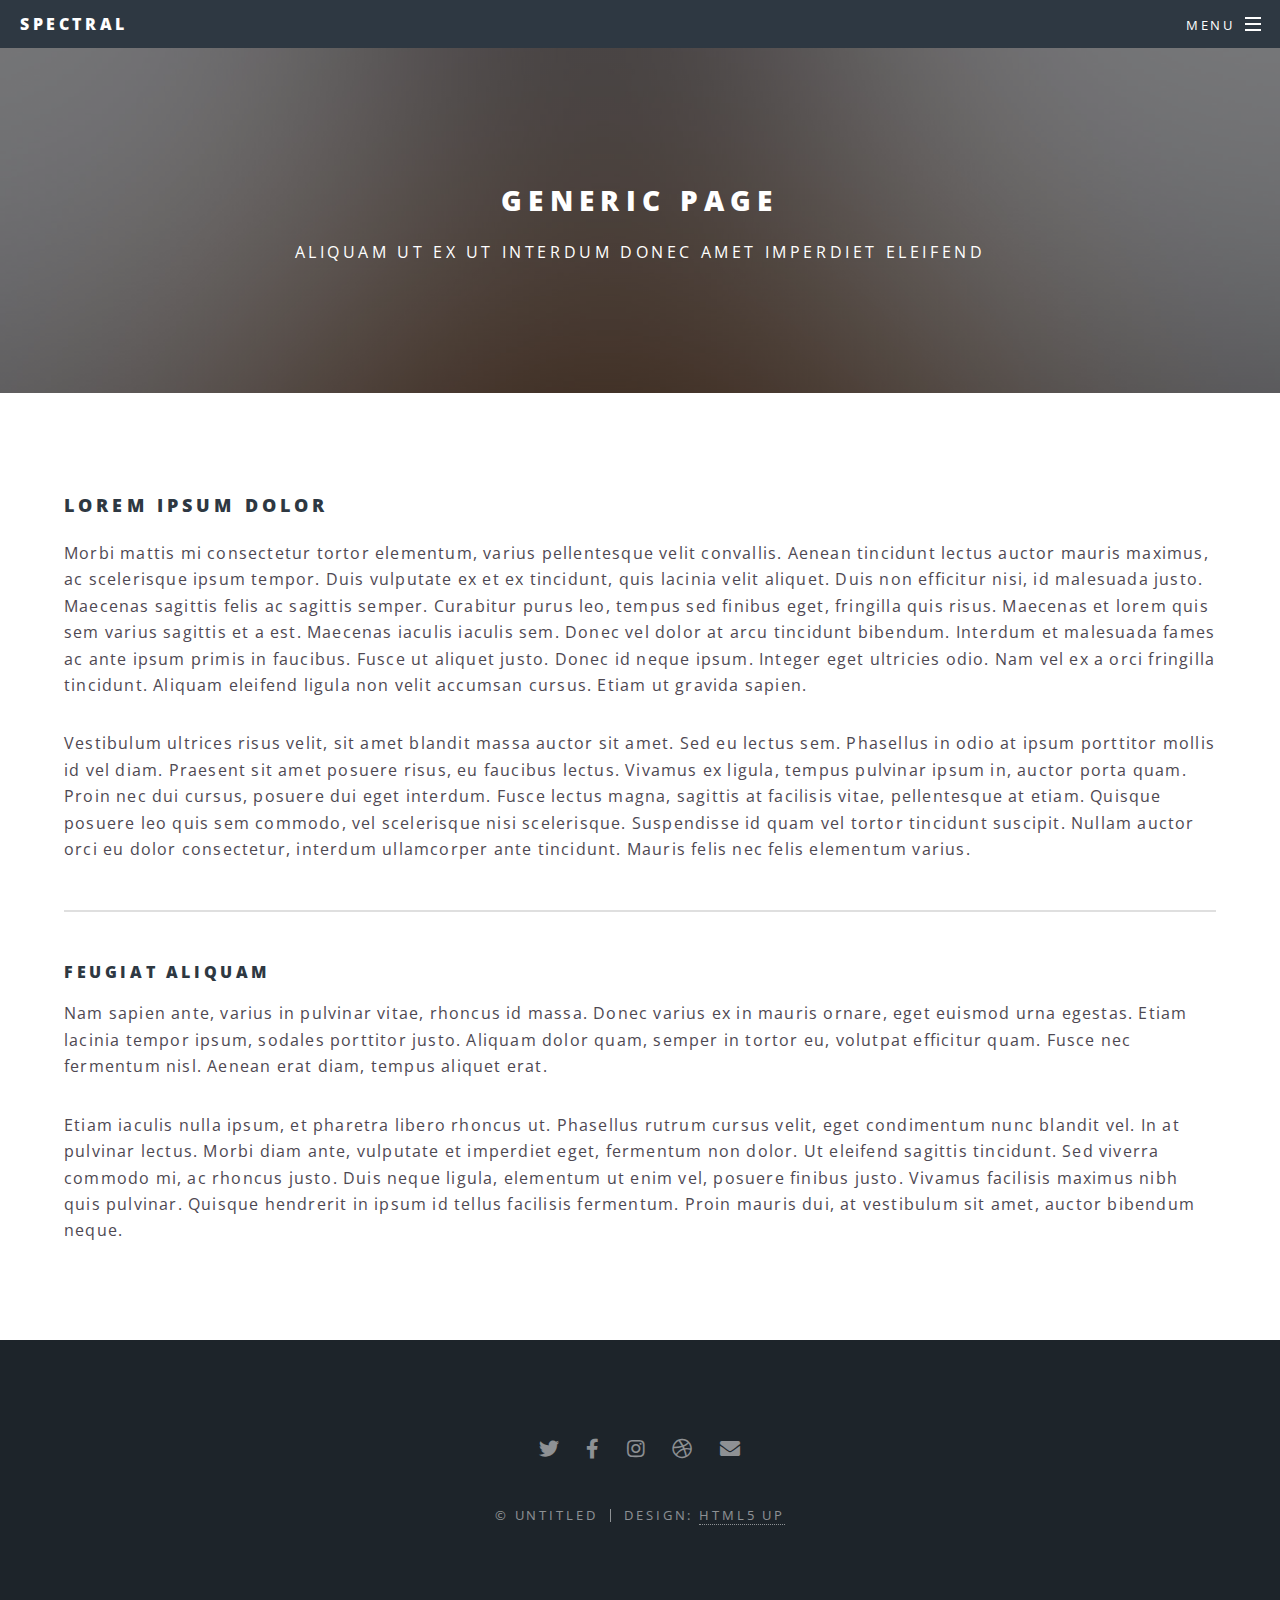
<file: generic.html>
<!DOCTYPE HTML>
<!--
	Spectral by HTML5 UP
	html5up.net | @ajlkn
	Free for personal and commercial use under the CCA 3.0 license (html5up.net/license)
-->
<html>
	<head>
		<title>Generic - Spectral by HTML5 UP</title>
		<meta charset="utf-8" />
		<meta name="viewport" content="width=device-width, initial-scale=1, user-scalable=no" />
		<link rel="stylesheet" href="assets/css/main.css" />
		<noscript><link rel="stylesheet" href="assets/css/noscript.css" /></noscript>
	</head>
	<body class="is-preload">

		<!-- Page Wrapper -->
			<div id="page-wrapper">

				<!-- Header -->
					<header id="header">
						<h1><a href="index.html">Spectral</a></h1>
						<nav id="nav">
							<ul>
								<li class="special">
									<a href="#menu" class="menuToggle"><span>Menu</span></a>
									<div id="menu">
										<ul>
											<li><a href="index.html">Home</a></li>
											<li><a href="generic.html">Generic</a></li>
											<li><a href="elements.html">Elements</a></li>
											<li><a href="#">Sign Up</a></li>
											<li><a href="#">Log In</a></li>
										</ul>
									</div>
								</li>
							</ul>
						</nav>
					</header>

				<!-- Main -->
					<article id="main">
						<header>
							<h2>Generic Page</h2>
							<p>Aliquam ut ex ut interdum donec amet imperdiet eleifend</p>
						</header>
						<section class="wrapper style5">
							<div class="inner">

								<h3>Lorem ipsum dolor</h3>
								<p>Morbi mattis mi consectetur tortor elementum, varius pellentesque velit convallis. Aenean tincidunt lectus auctor mauris maximus, ac scelerisque ipsum tempor. Duis vulputate ex et ex tincidunt, quis lacinia velit aliquet. Duis non efficitur nisi, id malesuada justo. Maecenas sagittis felis ac sagittis semper. Curabitur purus leo, tempus sed finibus eget, fringilla quis risus. Maecenas et lorem quis sem varius sagittis et a est. Maecenas iaculis iaculis sem. Donec vel dolor at arcu tincidunt bibendum. Interdum et malesuada fames ac ante ipsum primis in faucibus. Fusce ut aliquet justo. Donec id neque ipsum. Integer eget ultricies odio. Nam vel ex a orci fringilla tincidunt. Aliquam eleifend ligula non velit accumsan cursus. Etiam ut gravida sapien.</p>

								<p>Vestibulum ultrices risus velit, sit amet blandit massa auctor sit amet. Sed eu lectus sem. Phasellus in odio at ipsum porttitor mollis id vel diam. Praesent sit amet posuere risus, eu faucibus lectus. Vivamus ex ligula, tempus pulvinar ipsum in, auctor porta quam. Proin nec dui cursus, posuere dui eget interdum. Fusce lectus magna, sagittis at facilisis vitae, pellentesque at etiam. Quisque posuere leo quis sem commodo, vel scelerisque nisi scelerisque. Suspendisse id quam vel tortor tincidunt suscipit. Nullam auctor orci eu dolor consectetur, interdum ullamcorper ante tincidunt. Mauris felis nec felis elementum varius.</p>

								<hr />

								<h4>Feugiat aliquam</h4>
								<p>Nam sapien ante, varius in pulvinar vitae, rhoncus id massa. Donec varius ex in mauris ornare, eget euismod urna egestas. Etiam lacinia tempor ipsum, sodales porttitor justo. Aliquam dolor quam, semper in tortor eu, volutpat efficitur quam. Fusce nec fermentum nisl. Aenean erat diam, tempus aliquet erat.</p>

								<p>Etiam iaculis nulla ipsum, et pharetra libero rhoncus ut. Phasellus rutrum cursus velit, eget condimentum nunc blandit vel. In at pulvinar lectus. Morbi diam ante, vulputate et imperdiet eget, fermentum non dolor. Ut eleifend sagittis tincidunt. Sed viverra commodo mi, ac rhoncus justo. Duis neque ligula, elementum ut enim vel, posuere finibus justo. Vivamus facilisis maximus nibh quis pulvinar. Quisque hendrerit in ipsum id tellus facilisis fermentum. Proin mauris dui, at vestibulum sit amet, auctor bibendum neque.</p>

							</div>
						</section>
					</article>

				<!-- Footer -->
					<footer id="footer">
						<ul class="icons">
							<li><a href="#" class="icon brands fa-twitter"><span class="label">Twitter</span></a></li>
							<li><a href="#" class="icon brands fa-facebook-f"><span class="label">Facebook</span></a></li>
							<li><a href="#" class="icon brands fa-instagram"><span class="label">Instagram</span></a></li>
							<li><a href="#" class="icon brands fa-dribbble"><span class="label">Dribbble</span></a></li>
							<li><a href="#" class="icon solid fa-envelope"><span class="label">Email</span></a></li>
						</ul>
						<ul class="copyright">
							<li>&copy; Untitled</li><li>Design: <a href="http://html5up.net">HTML5 UP</a></li>
						</ul>
					</footer>

			</div>

		<!-- Scripts -->
			<script src="assets/js/jquery.min.js"></script>
			<script src="assets/js/jquery.scrollex.min.js"></script>
			<script src="assets/js/jquery.scrolly.min.js"></script>
			<script src="assets/js/browser.min.js"></script>
			<script src="assets/js/breakpoints.min.js"></script>
			<script src="assets/js/util.js"></script>
			<script src="assets/js/main.js"></script>

	</body>
</html>
</file>
<file: assets/css/noscript.css>
/*
	Spectral by HTML5 UP
	html5up.net | @ajlkn
	Free for personal and commercial use under the CCA 3.0 license (html5up.net/license)
*/

/* Banner */

	body.is-preload #banner h2 {
		-moz-transform: none;
		-webkit-transform: none;
		-ms-transform: none;
		transform: none;
		opacity: 1;
	}

		body.is-preload #banner h2:before, body.is-preload #banner h2:after {
			width: 100%;
		}

	body.is-preload #banner .more {
		-moz-transform: none;
		-webkit-transform: none;
		-ms-transform: none;
		transform: none;
		opacity: 1;
	}

	body.is-preload #banner:after {
		opacity: 0;
	}
</file>
<file: html5up-spectral/assets/css/noscript.css>
/*
	Spectral by HTML5 UP
	html5up.net | @ajlkn
	Free for personal and commercial use under the CCA 3.0 license (html5up.net/license)
*/

/* Banner */

	body.is-preload #banner h2 {
		-moz-transform: none;
		-webkit-transform: none;
		-ms-transform: none;
		transform: none;
		opacity: 1;
	}

		body.is-preload #banner h2:before, body.is-preload #banner h2:after {
			width: 100%;
		}

	body.is-preload #banner .more {
		-moz-transform: none;
		-webkit-transform: none;
		-ms-transform: none;
		transform: none;
		opacity: 1;
	}

	body.is-preload #banner:after {
		opacity: 0;
	}
</file>
<file: assets/css/main.css>
@import url(fontawesome-all.min.css);
@import url("https://fonts.googleapis.com/css?family=Open+Sans:400,400italic,600,600italic,800,800italic");

/*
	Spectral by HTML5 UP
	html5up.net | @ajlkn
	Free for personal and commercial use under the CCA 3.0 license (html5up.net/license)
*/

html, body, div, span, applet, object,
iframe, h1, h2, h3, h4, h5, h6, p, blockquote,
pre, a, abbr, acronym, address, big, cite,
code, del, dfn, em, img, ins, kbd, q, s, samp,
small, strike, strong, sub, sup, tt, var, b,
u, i, center, dl, dt, dd, ol, ul, li, fieldset,
form, label, legend, table, caption, tbody,
tfoot, thead, tr, th, td, article, aside,
canvas, details, embed, figure, figcaption,
footer, header, hgroup, menu, nav, output, ruby,
section, summary, time, mark, audio, video {
	margin: 0;
	padding: 0;
	border: 0;
	font-size: 100%;
	font: inherit;
	vertical-align: baseline;}

article, aside, details, figcaption, figure,
footer, header, hgroup, menu, nav, section {
	display: block;}

body {
	line-height: 1;
}

ol, ul {
	list-style: none;
}

blockquote, q {
	quotes: none;
}

	blockquote:before, blockquote:after, q:before, q:after {
		content: '';
		content: none;
	}

table {
	border-collapse: collapse;
	border-spacing: 0;
}

body {
	-webkit-text-size-adjust: none;
}

mark {
	background-color: transparent;
	color: inherit;
}

input::-moz-focus-inner {
	border: 0;
	padding: 0;
}

input, select, textarea {
	-moz-appearance: none;
	-webkit-appearance: none;
	-ms-appearance: none;
	appearance: none;
}

/* Basic */

	@-ms-viewport {
		width: device-width;
	}

	html {
		box-sizing: border-box;
	}

	*, *:before, *:after {
		box-sizing: inherit;
	}

	body {
		background: #2e3842;
	}

		body.is-preload *, body.is-preload *:before, body.is-preload *:after {
			-moz-animation: none !important;
			-webkit-animation: none !important;
			-ms-animation: none !important;
			animation: none !important;
			-moz-transition: none !important;
			-webkit-transition: none !important;
			-ms-transition: none !important;
			transition: none !important;
		}

	body, input, select, textarea {
		color: #fff;
		font-family: "Open Sans", Helvetica, sans-serif;
		font-size: 15pt;
		font-weight: 400;
		letter-spacing: 0.075em;
		line-height: 1.65em;
	}

		@media screen and (max-width: 1680px) {

			body, input, select, textarea {
				font-size: 13pt;
			}

		}

		@media screen and (max-width: 1280px) {

			body, input, select, textarea {
				font-size: 12pt;
			}

		}

		@media screen and (max-width: 736px) {

			body, input, select, textarea {
				font-size: 11pt;
				letter-spacing: 0.0375em;
			}

		}

	a {
		-moz-transition: color 0.2s ease, border-bottom-color 0.2s ease;
		-webkit-transition: color 0.2s ease, border-bottom-color 0.2s ease;
		-ms-transition: color 0.2s ease, border-bottom-color 0.2s ease;
		transition: color 0.2s ease, border-bottom-color 0.2s ease;
		border-bottom: dotted 1px;
		color: inherit;
		text-decoration: none;
	}

		a:hover {
			border-bottom-color: transparent;
		}

	strong, b {
		color: #fff;
		font-weight: 600;
	}

	em, i {
		font-style: italic;
	}

	p {
		margin: 0 0 2em 0;
	}

	h1, h2, h3, h4, h5, h6 {
		color: #fff;
		font-weight: 800;
		letter-spacing: 0.225em;
		line-height: 1em;
		margin: 0 0 1em 0;
		text-transform: uppercase;
	}

		h1 a, h2 a, h3 a, h4 a, h5 a, h6 a {
			color: inherit;
			text-decoration: none;
		}

	h2 {
		font-size: 1.35em;
		line-height: 1.75em;
	}

		@media screen and (max-width: 736px) {

			h2 {
				font-size: 1.1em;
				line-height: 1.65em;
			}

		}

	h3 {
		font-size: 1.15em;
		line-height: 1.75em;
	}

		@media screen and (max-width: 736px) {

			h3 {
				font-size: 1em;
				line-height: 1.65em;
			}

		}

	h4 {
		font-size: 1em;
		line-height: 1.5em;
	}

	h5 {
		font-size: 0.8em;
		line-height: 1.5em;
	}

	h6 {
		font-size: 0.7em;
		line-height: 1.5em;
	}

	sub {
		font-size: 0.8em;
		position: relative;
		top: 0.5em;
	}

	sup {
		font-size: 0.8em;
		position: relative;
		top: -0.5em;
	}

	hr {
		border: 0;
		border-bottom: solid 2px #fff;
		margin: 3em 0;
	}

		hr.major {
			margin: 4.5em 0;
		}

	blockquote {
		border-left: solid 4px #fff;
		font-style: italic;
		margin: 0 0 2em 0;
		padding: 0.5em 0 0.5em 2em;
	}

	code {
		background: rgba(144, 144, 144, 0.25);
		border-radius: 3px;
		font-family: "Courier New", monospace;
		font-size: 0.9em;
		letter-spacing: 0;
		margin: 0 0.25em;
		padding: 0.25em 0.65em;
	}

	pre {
		-webkit-overflow-scrolling: touch;
		font-family: "Courier New", monospace;
		font-size: 0.9em;
		margin: 0 0 2em 0;
	}

		pre code {
			display: block;
			line-height: 1.75em;
			padding: 1em 1.5em;
			overflow-x: auto;
		}

	.align-left {
		text-align: left;
	}

	.align-center {
		text-align: center;
	}

	.align-right {
		text-align: right;
	}

/* Row */

	.row {
		display: flex;
		flex-wrap: wrap;
		box-sizing: border-box;
		align-items: stretch;
	}

		.row > * {
			box-sizing: border-box;
		}

		.row.gtr-uniform > * > :last-child {
			margin-bottom: 0;
		}

		.row.aln-left {
			justify-content: flex-start;
		}

		.row.aln-center {
			justify-content: center;
		}

		.row.aln-right {
			justify-content: flex-end;
		}

		.row.aln-top {
			align-items: flex-start;
		}

		.row.aln-middle {
			align-items: center;
		}

		.row.aln-bottom {
			align-items: flex-end;
		}

		.row > .imp {
			order: -1;
		}

		.row > .col-1 {
			width: 8.33333%;
		}

		.row > .off-1 {
			margin-left: 8.33333%;
		}

		.row > .col-2 {
			width: 16.66667%;
		}

		.row > .off-2 {
			margin-left: 16.66667%;
		}

		.row > .col-3 {
			width: 25%;
		}

		.row > .off-3 {
			margin-left: 25%;
		}

		.row > .col-4 {
			width: 33.33333%;
		}

		.row > .off-4 {
			margin-left: 33.33333%;
		}

		.row > .col-5 {
			width: 41.66667%;
		}

		.row > .off-5 {
			margin-left: 41.66667%;
		}

		.row > .col-6 {
			width: 50%;
		}

		.row > .off-6 {
			margin-left: 50%;
		}

		.row > .col-7 {
			width: 58.33333%;
		}

		.row > .off-7 {
			margin-left: 58.33333%;
		}

		.row > .col-8 {
			width: 66.66667%;
		}

		.row > .off-8 {
			margin-left: 66.66667%;
		}

		.row > .col-9 {
			width: 75%;
		}

		.row > .off-9 {
			margin-left: 75%;
		}

		.row > .col-10 {
			width: 83.33333%;
		}

		.row > .off-10 {
			margin-left: 83.33333%;
		}

		.row > .col-11 {
			width: 91.66667%;
		}

		.row > .off-11 {
			margin-left: 91.66667%;
		}

		.row > .col-12 {
			width: 100%;
		}

		.row > .off-12 {
			margin-left: 100%;
		}

		.row.gtr-0 {
			margin-top: 0;
			margin-left: 0em;
		}

			.row.gtr-0 > * {
				padding: 0 0 0 0em;
			}

			.row.gtr-0.gtr-uniform {
				margin-top: 0em;
			}

				.row.gtr-0.gtr-uniform > * {
					padding-top: 0em;
				}

		.row.gtr-25 {
			margin-top: 0;
			margin-left: -0.375em;
		}

			.row.gtr-25 > * {
				padding: 0 0 0 0.375em;
			}

			.row.gtr-25.gtr-uniform {
				margin-top: -0.375em;
			}

				.row.gtr-25.gtr-uniform > * {
					padding-top: 0.375em;
				}

		.row.gtr-50 {
			margin-top: 0;
			margin-left: -0.75em;
		}

			.row.gtr-50 > * {
				padding: 0 0 0 0.75em;
			}

			.row.gtr-50.gtr-uniform {
				margin-top: -0.75em;
			}

				.row.gtr-50.gtr-uniform > * {
					padding-top: 0.75em;
				}

		.row {
			margin-top: 0;
			margin-left: -1.5em;
		}

			.row > * {
				padding: 0 0 0 1.5em;
			}

			.row.gtr-uniform {
				margin-top: -1.5em;
			}

				.row.gtr-uniform > * {
					padding-top: 1.5em;
				}

		.row.gtr-150 {
			margin-top: 0;
			margin-left: -2.25em;
		}

			.row.gtr-150 > * {
				padding: 0 0 0 2.25em;
			}

			.row.gtr-150.gtr-uniform {
				margin-top: -2.25em;
			}

				.row.gtr-150.gtr-uniform > * {
					padding-top: 2.25em;
				}

		.row.gtr-200 {
			margin-top: 0;
			margin-left: -3em;
		}

			.row.gtr-200 > * {
				padding: 0 0 0 3em;
			}

			.row.gtr-200.gtr-uniform {
				margin-top: -3em;
			}

				.row.gtr-200.gtr-uniform > * {
					padding-top: 3em;
				}

		@media screen and (max-width: 1680px) {

			.row {
				display: flex;
				flex-wrap: wrap;
				box-sizing: border-box;
				align-items: stretch;
			}

				.row > * {
					box-sizing: border-box;
				}

				.row.gtr-uniform > * > :last-child {
					margin-bottom: 0;
				}

				.row.aln-left {
					justify-content: flex-start;
				}

				.row.aln-center {
					justify-content: center;
				}

				.row.aln-right {
					justify-content: flex-end;
				}

				.row.aln-top {
					align-items: flex-start;
				}

				.row.aln-middle {
					align-items: center;
				}

				.row.aln-bottom {
					align-items: flex-end;
				}

				.row > .imp-xlarge {
					order: -1;
				}

				.row > .col-1-xlarge {
					width: 8.33333%;
				}

				.row > .off-1-xlarge {
					margin-left: 8.33333%;
				}

				.row > .col-2-xlarge {
					width: 16.66667%;
				}

				.row > .off-2-xlarge {
					margin-left: 16.66667%;
				}

				.row > .col-3-xlarge {
					width: 25%;
				}

				.row > .off-3-xlarge {
					margin-left: 25%;
				}

				.row > .col-4-xlarge {
					width: 33.33333%;
				}

				.row > .off-4-xlarge {
					margin-left: 33.33333%;
				}

				.row > .col-5-xlarge {
					width: 41.66667%;
				}

				.row > .off-5-xlarge {
					margin-left: 41.66667%;
				}

				.row > .col-6-xlarge {
					width: 50%;
				}

				.row > .off-6-xlarge {
					margin-left: 50%;
				}

				.row > .col-7-xlarge {
					width: 58.33333%;
				}

				.row > .off-7-xlarge {
					margin-left: 58.33333%;
				}

				.row > .col-8-xlarge {
					width: 66.66667%;
				}

				.row > .off-8-xlarge {
					margin-left: 66.66667%;
				}

				.row > .col-9-xlarge {
					width: 75%;
				}

				.row > .off-9-xlarge {
					margin-left: 75%;
				}

				.row > .col-10-xlarge {
					width: 83.33333%;
				}

				.row > .off-10-xlarge {
					margin-left: 83.33333%;
				}

				.row > .col-11-xlarge {
					width: 91.66667%;
				}

				.row > .off-11-xlarge {
					margin-left: 91.66667%;
				}

				.row > .col-12-xlarge {
					width: 100%;
				}

				.row > .off-12-xlarge {
					margin-left: 100%;
				}

				.row.gtr-0 {
					margin-top: 0;
					margin-left: 0em;
				}

					.row.gtr-0 > * {
						padding: 0 0 0 0em;
					}

					.row.gtr-0.gtr-uniform {
						margin-top: 0em;
					}

						.row.gtr-0.gtr-uniform > * {
							padding-top: 0em;
						}

				.row.gtr-25 {
					margin-top: 0;
					margin-left: -0.375em;
				}

					.row.gtr-25 > * {
						padding: 0 0 0 0.375em;
					}

					.row.gtr-25.gtr-uniform {
						margin-top: -0.375em;
					}

						.row.gtr-25.gtr-uniform > * {
							padding-top: 0.375em;
						}

				.row.gtr-50 {
					margin-top: 0;
					margin-left: -0.75em;
				}

					.row.gtr-50 > * {
						padding: 0 0 0 0.75em;
					}

					.row.gtr-50.gtr-uniform {
						margin-top: -0.75em;
					}

						.row.gtr-50.gtr-uniform > * {
							padding-top: 0.75em;
						}

				.row {
					margin-top: 0;
					margin-left: -1.5em;
				}

					.row > * {
						padding: 0 0 0 1.5em;
					}

					.row.gtr-uniform {
						margin-top: -1.5em;
					}

						.row.gtr-uniform > * {
							padding-top: 1.5em;
						}

				.row.gtr-150 {
					margin-top: 0;
					margin-left: -2.25em;
				}

					.row.gtr-150 > * {
						padding: 0 0 0 2.25em;
					}

					.row.gtr-150.gtr-uniform {
						margin-top: -2.25em;
					}

						.row.gtr-150.gtr-uniform > * {
							padding-top: 2.25em;
						}

				.row.gtr-200 {
					margin-top: 0;
					margin-left: -3em;
				}

					.row.gtr-200 > * {
						padding: 0 0 0 3em;
					}

					.row.gtr-200.gtr-uniform {
						margin-top: -3em;
					}

						.row.gtr-200.gtr-uniform > * {
							padding-top: 3em;
						}

		}

		@media screen and (max-width: 1280px) {

			.row {
				display: flex;
				flex-wrap: wrap;
				box-sizing: border-box;
				align-items: stretch;
			}

				.row > * {
					box-sizing: border-box;
				}

				.row.gtr-uniform > * > :last-child {
					margin-bottom: 0;
				}

				.row.aln-left {
					justify-content: flex-start;
				}

				.row.aln-center {
					justify-content: center;
				}

				.row.aln-right {
					justify-content: flex-end;
				}

				.row.aln-top {
					align-items: flex-start;
				}

				.row.aln-middle {
					align-items: center;
				}

				.row.aln-bottom {
					align-items: flex-end;
				}

				.row > .imp-large {
					order: -1;
				}

				.row > .col-1-large {
					width: 8.33333%;
				}

				.row > .off-1-large {
					margin-left: 8.33333%;
				}

				.row > .col-2-large {
					width: 16.66667%;
				}

				.row > .off-2-large {
					margin-left: 16.66667%;
				}

				.row > .col-3-large {
					width: 25%;
				}

				.row > .off-3-large {
					margin-left: 25%;
				}

				.row > .col-4-large {
					width: 33.33333%;
				}

				.row > .off-4-large {
					margin-left: 33.33333%;
				}

				.row > .col-5-large {
					width: 41.66667%;
				}

				.row > .off-5-large {
					margin-left: 41.66667%;
				}

				.row > .col-6-large {
					width: 50%;
				}

				.row > .off-6-large {
					margin-left: 50%;
				}

				.row > .col-7-large {
					width: 58.33333%;
				}

				.row > .off-7-large {
					margin-left: 58.33333%;
				}

				.row > .col-8-large {
					width: 66.66667%;
				}

				.row > .off-8-large {
					margin-left: 66.66667%;
				}

				.row > .col-9-large {
					width: 75%;
				}

				.row > .off-9-large {
					margin-left: 75%;
				}

				.row > .col-10-large {
					width: 83.33333%;
				}

				.row > .off-10-large {
					margin-left: 83.33333%;
				}

				.row > .col-11-large {
					width: 91.66667%;
				}

				.row > .off-11-large {
					margin-left: 91.66667%;
				}

				.row > .col-12-large {
					width: 100%;
				}

				.row > .off-12-large {
					margin-left: 100%;
				}

				.row.gtr-0 {
					margin-top: 0;
					margin-left: 0em;
				}

					.row.gtr-0 > * {
						padding: 0 0 0 0em;
					}

					.row.gtr-0.gtr-uniform {
						margin-top: 0em;
					}

						.row.gtr-0.gtr-uniform > * {
							padding-top: 0em;
						}

				.row.gtr-25 {
					margin-top: 0;
					margin-left: -0.375em;
				}

					.row.gtr-25 > * {
						padding: 0 0 0 0.375em;
					}

					.row.gtr-25.gtr-uniform {
						margin-top: -0.375em;
					}

						.row.gtr-25.gtr-uniform > * {
							padding-top: 0.375em;
						}

				.row.gtr-50 {
					margin-top: 0;
					margin-left: -0.75em;
				}

					.row.gtr-50 > * {
						padding: 0 0 0 0.75em;
					}

					.row.gtr-50.gtr-uniform {
						margin-top: -0.75em;
					}

						.row.gtr-50.gtr-uniform > * {
							padding-top: 0.75em;
						}

				.row {
					margin-top: 0;
					margin-left: -1.5em;
				}

					.row > * {
						padding: 0 0 0 1.5em;
					}

					.row.gtr-uniform {
						margin-top: -1.5em;
					}

						.row.gtr-uniform > * {
							padding-top: 1.5em;
						}

				.row.gtr-150 {
					margin-top: 0;
					margin-left: -2.25em;
				}

					.row.gtr-150 > * {
						padding: 0 0 0 2.25em;
					}

					.row.gtr-150.gtr-uniform {
						margin-top: -2.25em;
					}

						.row.gtr-150.gtr-uniform > * {
							padding-top: 2.25em;
						}

				.row.gtr-200 {
					margin-top: 0;
					margin-left: -3em;
				}

					.row.gtr-200 > * {
						padding: 0 0 0 3em;
					}

					.row.gtr-200.gtr-uniform {
						margin-top: -3em;
					}

						.row.gtr-200.gtr-uniform > * {
							padding-top: 3em;
						}

		}

		@media screen and (max-width: 980px) {

			.row {
				display: flex;
				flex-wrap: wrap;
				box-sizing: border-box;
				align-items: stretch;
			}

				.row > * {
					box-sizing: border-box;
				}

				.row.gtr-uniform > * > :last-child {
					margin-bottom: 0;
				}

				.row.aln-left {
					justify-content: flex-start;
				}

				.row.aln-center {
					justify-content: center;
				}

				.row.aln-right {
					justify-content: flex-end;
				}

				.row.aln-top {
					align-items: flex-start;
				}

				.row.aln-middle {
					align-items: center;
				}

				.row.aln-bottom {
					align-items: flex-end;
				}

				.row > .imp-medium {
					order: -1;
				}

				.row > .col-1-medium {
					width: 8.33333%;
				}

				.row > .off-1-medium {
					margin-left: 8.33333%;
				}

				.row > .col-2-medium {
					width: 16.66667%;
				}

				.row > .off-2-medium {
					margin-left: 16.66667%;
				}

				.row > .col-3-medium {
					width: 25%;
				}

				.row > .off-3-medium {
					margin-left: 25%;
				}

				.row > .col-4-medium {
					width: 33.33333%;
				}

				.row > .off-4-medium {
					margin-left: 33.33333%;
				}

				.row > .col-5-medium {
					width: 41.66667%;
				}

				.row > .off-5-medium {
					margin-left: 41.66667%;
				}

				.row > .col-6-medium {
					width: 50%;
				}

				.row > .off-6-medium {
					margin-left: 50%;
				}

				.row > .col-7-medium {
					width: 58.33333%;
				}

				.row > .off-7-medium {
					margin-left: 58.33333%;
				}

				.row > .col-8-medium {
					width: 66.66667%;
				}

				.row > .off-8-medium {
					margin-left: 66.66667%;
				}

				.row > .col-9-medium {
					width: 75%;
				}

				.row > .off-9-medium {
					margin-left: 75%;
				}

				.row > .col-10-medium {
					width: 83.33333%;
				}

				.row > .off-10-medium {
					margin-left: 83.33333%;
				}

				.row > .col-11-medium {
					width: 91.66667%;
				}

				.row > .off-11-medium {
					margin-left: 91.66667%;
				}

				.row > .col-12-medium {
					width: 100%;
				}

				.row > .off-12-medium {
					margin-left: 100%;
				}

				.row.gtr-0 {
					margin-top: 0;
					margin-left: 0em;
				}

					.row.gtr-0 > * {
						padding: 0 0 0 0em;
					}

					.row.gtr-0.gtr-uniform {
						margin-top: 0em;
					}

						.row.gtr-0.gtr-uniform > * {
							padding-top: 0em;
						}

				.row.gtr-25 {
					margin-top: 0;
					margin-left: -0.375em;
				}

					.row.gtr-25 > * {
						padding: 0 0 0 0.375em;
					}

					.row.gtr-25.gtr-uniform {
						margin-top: -0.375em;
					}

						.row.gtr-25.gtr-uniform > * {
							padding-top: 0.375em;
						}

				.row.gtr-50 {
					margin-top: 0;
					margin-left: -0.75em;
				}

					.row.gtr-50 > * {
						padding: 0 0 0 0.75em;
					}

					.row.gtr-50.gtr-uniform {
						margin-top: -0.75em;
					}

						.row.gtr-50.gtr-uniform > * {
							padding-top: 0.75em;
						}

				.row {
					margin-top: 0;
					margin-left: -1.5em;
				}

					.row > * {
						padding: 0 0 0 1.5em;
					}

					.row.gtr-uniform {
						margin-top: -1.5em;
					}

						.row.gtr-uniform > * {
							padding-top: 1.5em;
						}

				.row.gtr-150 {
					margin-top: 0;
					margin-left: -2.25em;
				}

					.row.gtr-150 > * {
						padding: 0 0 0 2.25em;
					}

					.row.gtr-150.gtr-uniform {
						margin-top: -2.25em;
					}

						.row.gtr-150.gtr-uniform > * {
							padding-top: 2.25em;
						}

				.row.gtr-200 {
					margin-top: 0;
					margin-left: -3em;
				}

					.row.gtr-200 > * {
						padding: 0 0 0 3em;
					}

					.row.gtr-200.gtr-uniform {
						margin-top: -3em;
					}

						.row.gtr-200.gtr-uniform > * {
							padding-top: 3em;
						}

		}

		@media screen and (max-width: 736px) {

			.row {
				display: flex;
				flex-wrap: wrap;
				box-sizing: border-box;
				align-items: stretch;
			}

				.row > * {
					box-sizing: border-box;
				}

				.row.gtr-uniform > * > :last-child {
					margin-bottom: 0;
				}

				.row.aln-left {
					justify-content: flex-start;
				}

				.row.aln-center {
					justify-content: center;
				}

				.row.aln-right {
					justify-content: flex-end;
				}

				.row.aln-top {
					align-items: flex-start;
				}

				.row.aln-middle {
					align-items: center;
				}

				.row.aln-bottom {
					align-items: flex-end;
				}

				.row > .imp-small {
					order: -1;
				}

				.row > .col-1-small {
					width: 8.33333%;
				}

				.row > .off-1-small {
					margin-left: 8.33333%;
				}

				.row > .col-2-small {
					width: 16.66667%;
				}

				.row > .off-2-small {
					margin-left: 16.66667%;
				}

				.row > .col-3-small {
					width: 25%;
				}

				.row > .off-3-small {
					margin-left: 25%;
				}

				.row > .col-4-small {
					width: 33.33333%;
				}

				.row > .off-4-small {
					margin-left: 33.33333%;
				}

				.row > .col-5-small {
					width: 41.66667%;
				}

				.row > .off-5-small {
					margin-left: 41.66667%;
				}

				.row > .col-6-small {
					width: 50%;
				}

				.row > .off-6-small {
					margin-left: 50%;
				}

				.row > .col-7-small {
					width: 58.33333%;
				}

				.row > .off-7-small {
					margin-left: 58.33333%;
				}

				.row > .col-8-small {
					width: 66.66667%;
				}

				.row > .off-8-small {
					margin-left: 66.66667%;
				}

				.row > .col-9-small {
					width: 75%;
				}

				.row > .off-9-small {
					margin-left: 75%;
				}

				.row > .col-10-small {
					width: 83.33333%;
				}

				.row > .off-10-small {
					margin-left: 83.33333%;
				}

				.row > .col-11-small {
					width: 91.66667%;
				}

				.row > .off-11-small {
					margin-left: 91.66667%;
				}

				.row > .col-12-small {
					width: 100%;
				}

				.row > .off-12-small {
					margin-left: 100%;
				}

				.row.gtr-0 {
					margin-top: 0;
					margin-left: 0em;
				}

					.row.gtr-0 > * {
						padding: 0 0 0 0em;
					}

					.row.gtr-0.gtr-uniform {
						margin-top: 0em;
					}

						.row.gtr-0.gtr-uniform > * {
							padding-top: 0em;
						}

				.row.gtr-25 {
					margin-top: 0;
					margin-left: -0.375em;
				}

					.row.gtr-25 > * {
						padding: 0 0 0 0.375em;
					}

					.row.gtr-25.gtr-uniform {
						margin-top: -0.375em;
					}

						.row.gtr-25.gtr-uniform > * {
							padding-top: 0.375em;
						}

				.row.gtr-50 {
					margin-top: 0;
					margin-left: -0.75em;
				}

					.row.gtr-50 > * {
						padding: 0 0 0 0.75em;
					}

					.row.gtr-50.gtr-uniform {
						margin-top: -0.75em;
					}

						.row.gtr-50.gtr-uniform > * {
							padding-top: 0.75em;
						}

				.row {
					margin-top: 0;
					margin-left: -1.5em;
				}

					.row > * {
						padding: 0 0 0 1.5em;
					}

					.row.gtr-uniform {
						margin-top: -1.5em;
					}

						.row.gtr-uniform > * {
							padding-top: 1.5em;
						}

				.row.gtr-150 {
					margin-top: 0;
					margin-left: -2.25em;
				}

					.row.gtr-150 > * {
						padding: 0 0 0 2.25em;
					}

					.row.gtr-150.gtr-uniform {
						margin-top: -2.25em;
					}

						.row.gtr-150.gtr-uniform > * {
							padding-top: 2.25em;
						}

				.row.gtr-200 {
					margin-top: 0;
					margin-left: -3em;
				}

					.row.gtr-200 > * {
						padding: 0 0 0 3em;
					}

					.row.gtr-200.gtr-uniform {
						margin-top: -3em;
					}

						.row.gtr-200.gtr-uniform > * {
							padding-top: 3em;
						}

		}

		@media screen and (max-width: 480px) {

			.row {
				display: flex;
				flex-wrap: wrap;
				box-sizing: border-box;
				align-items: stretch;
			}

				.row > * {
					box-sizing: border-box;
				}

				.row.gtr-uniform > * > :last-child {
					margin-bottom: 0;
				}

				.row.aln-left {
					justify-content: flex-start;
				}

				.row.aln-center {
					justify-content: center;
				}

				.row.aln-right {
					justify-content: flex-end;
				}

				.row.aln-top {
					align-items: flex-start;
				}

				.row.aln-middle {
					align-items: center;
				}

				.row.aln-bottom {
					align-items: flex-end;
				}

				.row > .imp-xsmall {
					order: -1;
				}

				.row > .col-1-xsmall {
					width: 8.33333%;
				}

				.row > .off-1-xsmall {
					margin-left: 8.33333%;
				}

				.row > .col-2-xsmall {
					width: 16.66667%;
				}

				.row > .off-2-xsmall {
					margin-left: 16.66667%;
				}

				.row > .col-3-xsmall {
					width: 25%;
				}

				.row > .off-3-xsmall {
					margin-left: 25%;
				}

				.row > .col-4-xsmall {
					width: 33.33333%;
				}

				.row > .off-4-xsmall {
					margin-left: 33.33333%;
				}

				.row > .col-5-xsmall {
					width: 41.66667%;
				}

				.row > .off-5-xsmall {
					margin-left: 41.66667%;
				}

				.row > .col-6-xsmall {
					width: 50%;
				}

				.row > .off-6-xsmall {
					margin-left: 50%;
				}

				.row > .col-7-xsmall {
					width: 58.33333%;
				}

				.row > .off-7-xsmall {
					margin-left: 58.33333%;
				}

				.row > .col-8-xsmall {
					width: 66.66667%;
				}

				.row > .off-8-xsmall {
					margin-left: 66.66667%;
				}

				.row > .col-9-xsmall {
					width: 75%;
				}

				.row > .off-9-xsmall {
					margin-left: 75%;
				}

				.row > .col-10-xsmall {
					width: 83.33333%;
				}

				.row > .off-10-xsmall {
					margin-left: 83.33333%;
				}

				.row > .col-11-xsmall {
					width: 91.66667%;
				}

				.row > .off-11-xsmall {
					margin-left: 91.66667%;
				}

				.row > .col-12-xsmall {
					width: 100%;
				}

				.row > .off-12-xsmall {
					margin-left: 100%;
				}

				.row.gtr-0 {
					margin-top: 0;
					margin-left: 0em;
				}

					.row.gtr-0 > * {
						padding: 0 0 0 0em;
					}

					.row.gtr-0.gtr-uniform {
						margin-top: 0em;
					}

						.row.gtr-0.gtr-uniform > * {
							padding-top: 0em;
						}

				.row.gtr-25 {
					margin-top: 0;
					margin-left: -0.375em;
				}

					.row.gtr-25 > * {
						padding: 0 0 0 0.375em;
					}

					.row.gtr-25.gtr-uniform {
						margin-top: -0.375em;
					}

						.row.gtr-25.gtr-uniform > * {
							padding-top: 0.375em;
						}

				.row.gtr-50 {
					margin-top: 0;
					margin-left: -0.75em;
				}

					.row.gtr-50 > * {
						padding: 0 0 0 0.75em;
					}

					.row.gtr-50.gtr-uniform {
						margin-top: -0.75em;
					}

						.row.gtr-50.gtr-uniform > * {
							padding-top: 0.75em;
						}

				.row {
					margin-top: 0;
					margin-left: -1.5em;
				}

					.row > * {
						padding: 0 0 0 1.5em;
					}

					.row.gtr-uniform {
						margin-top: -1.5em;
					}

						.row.gtr-uniform > * {
							padding-top: 1.5em;
						}

				.row.gtr-150 {
					margin-top: 0;
					margin-left: -2.25em;
				}

					.row.gtr-150 > * {
						padding: 0 0 0 2.25em;
					}

					.row.gtr-150.gtr-uniform {
						margin-top: -2.25em;
					}

						.row.gtr-150.gtr-uniform > * {
							padding-top: 2.25em;
						}

				.row.gtr-200 {
					margin-top: 0;
					margin-left: -3em;
				}

					.row.gtr-200 > * {
						padding: 0 0 0 3em;
					}

					.row.gtr-200.gtr-uniform {
						margin-top: -3em;
					}

						.row.gtr-200.gtr-uniform > * {
							padding-top: 3em;
						}

		}

/* Section/Article */

	section.special, article.special {
		text-align: center;
	}

	header p {
		color: rgba(255, 255, 255, 0.5);
		position: relative;
		top: -0.25em;
	}

	header h3 + p {
		font-size: 1.1em;
	}

	header h4 + p,
	header h5 + p,
	header h6 + p {
		font-size: 0.9em;
	}

	header.major {
		margin: 0 0 3.5em 0;
	}

		header.major h2, header.major h3, header.major h4, header.major h5, header.major h6 {
			border-bottom: solid 2px #fff;
			display: inline-block;
			padding-bottom: 1em;
			position: relative;
		}

			header.major h2:after, header.major h3:after, header.major h4:after, header.major h5:after, header.major h6:after {
				content: '';
				display: block;
				height: 1px;
			}

		header.major p {
			color: #fff;
			top: 0;
		}

		@media screen and (max-width: 736px) {

			header.major {
				margin: 0 0 2em 0;
			}

		}

	@media screen and (max-width: 980px) {

		header br {
			display: none;
		}

	}

/* Form */

	form {
		margin: 0 0 2em 0;
	}

	label {
		color: #fff;
		display: block;
		font-size: 0.9em;
		font-weight: 600;
		margin: 0 0 1em 0;
	}

	input[type="text"],
	input[type="password"],
	input[type="email"],
	select,
	textarea {
		-moz-appearance: none;
		-webkit-appearance: none;
		-ms-appearance: none;
		appearance: none;
		background-color: rgba(144, 144, 144, 0.25);
		border-radius: 3px;
		border: none;
		color: inherit;
		display: block;
		outline: 0;
		padding: 0 1em;
		text-decoration: none;
		width: 100%;
	}

		input[type="text"]:invalid,
		input[type="password"]:invalid,
		input[type="email"]:invalid,
		select:invalid,
		textarea:invalid {
			box-shadow: none;
		}

		input[type="text"]:focus,
		input[type="password"]:focus,
		input[type="email"]:focus,
		select:focus,
		textarea:focus {
			box-shadow: 0 0 0 2px #21b2a6;
		}

	select {
		background-size: 1.25em;
		background-repeat: no-repeat;
		background-position: calc(100% - 1em) center;
		height: 2.75em;
		padding-right: 2.75em;
		text-overflow: ellipsis;
	}

		select:focus::-ms-value {
			background-color: transparent;
		}

		select::-ms-expand {
			display: none;
		}

	input[type="text"],
	input[type="password"],
	input[type="email"],
	select {
		height: 2.75em;
	}

	textarea {
		padding: 0.75em 1em;
	}

	input[type="checkbox"],
	input[type="radio"] {
		-moz-appearance: none;
		-webkit-appearance: none;
		-ms-appearance: none;
		appearance: none;
		display: block;
		float: left;
		margin-right: -2em;
		opacity: 0;
		width: 1em;
		z-index: -1;
	}

		input[type="checkbox"] + label,
		input[type="radio"] + label {
			text-decoration: none;
			color: #fff;
			cursor: pointer;
			display: inline-block;
			font-size: 1em;
			font-weight: 400;
			padding-left: 2.4em;
			padding-right: 0.75em;
			position: relative;
		}

			input[type="checkbox"] + label:before,
			input[type="radio"] + label:before {
				-moz-osx-font-smoothing: grayscale;
				-webkit-font-smoothing: antialiased;
				display: inline-block;
				font-style: normal;
				font-variant: normal;
				text-rendering: auto;
				line-height: 1;
				text-transform: none !important;
				font-family: 'Font Awesome 5 Free';
				font-weight: 900;
			}

			input[type="checkbox"] + label:before,
			input[type="radio"] + label:before {
				background: rgba(144, 144, 144, 0.25);
				border-radius: 3px;
				content: '';
				display: inline-block;
				font-size: 0.8em;
				height: 2.0625em;
				left: 0;
				line-height: 2.0625em;
				position: absolute;
				text-align: center;
				top: 0;
				width: 2.0625em;
			}

		input[type="checkbox"]:checked + label:before,
		input[type="radio"]:checked + label:before {
			background: #2e3842;
			color: #fff;
			content: '\f00c';
		}

		input[type="checkbox"]:focus + label:before,
		input[type="radio"]:focus + label:before {
			box-shadow: 0 0 0 2px #21b2a6;
		}

	input[type="checkbox"] + label:before {
		border-radius: 3px;
	}

	input[type="radio"] + label:before {
		border-radius: 100%;
	}

	::-webkit-input-placeholder {
		color: rgba(255, 255, 255, 0.5) !important;
		opacity: 1.0;
	}

	:-moz-placeholder {
		color: rgba(255, 255, 255, 0.5) !important;
		opacity: 1.0;
	}

	::-moz-placeholder {
		color: rgba(255, 255, 255, 0.5) !important;
		opacity: 1.0;
	}

	:-ms-input-placeholder {
		color: rgba(255, 255, 255, 0.5) !important;
		opacity: 1.0;
	}

/* Box */

	.box {
		border-radius: 3px;
		border: solid 2px #fff;
		margin-bottom: 2em;
		padding: 1.5em;
	}

		.box > :last-child,
		.box > :last-child > :last-child,
		.box > :last-child > :last-child > :last-child {
			margin-bottom: 0;
		}

		.box.alt {
			border: 0;
			border-radius: 0;
			padding: 0;
		}

/* Icon */

	.icon {
		text-decoration: none;
		border-bottom: none;
		position: relative;
	}

		.icon:before {
			-moz-osx-font-smoothing: grayscale;
			-webkit-font-smoothing: antialiased;
			display: inline-block;
			font-style: normal;
			font-variant: normal;
			text-rendering: auto;
			line-height: 1;
			text-transform: none !important;
			font-family: 'Font Awesome 5 Free';
			font-weight: 400;
		}

		.icon > .label {
			display: none;
		}

		.icon:before {
			line-height: inherit;
		}

		.icon.solid:before {
			font-weight: 900;
		}

		.icon.brands:before {
			font-family: 'Font Awesome 5 Brands';
		}

		.icon.major {
			-moz-transform: rotate(-45deg);
			-webkit-transform: rotate(-45deg);
			-ms-transform: rotate(-45deg);
			transform: rotate(-45deg);
			border-radius: 3px;
			border: solid 2px #fff;
			display: inline-block;
			font-size: 1.35em;
			height: calc(3em + 2px);
			line-height: 3em;
			text-align: center;
			width: calc(3em + 2px);
		}

			.icon.major:before {
				-moz-transform: rotate(45deg);
				-webkit-transform: rotate(45deg);
				-ms-transform: rotate(45deg);
				transform: rotate(45deg);
				display: inline-block;
				font-size: 1.5em;
			}

			@media screen and (max-width: 736px) {

				.icon.major {
					font-size: 1em;
				}

			}

		.icon.style1 {
			color: #00ffcc;
		}

		.icon.style2 {
			color: #00f0ff;
		}

		.icon.style3 {
			color: #76ddff;
		}

/* Image */

	.image {
		border-radius: 3px;
		border: 0;
		display: inline-block;
		position: relative;
	}

		.image img {
			border-radius: 3px;
			display: block;
		}

		.image.left {
			float: left;
			margin: 0 2em 2em 0;
			top: 0.25em;
		}

		.image.right {
			float: right;
			margin: 0 0 2em 2em;
			top: 0.25em;
		}

		.image.left, .image.right {
			max-width: 40%;
		}

			.image.left img, .image.right img {
				width: 100%;
			}

		.image.fit {
			display: block;
			margin: 0 0 2em 0;
			width: 100%;
		}

			.image.fit img {
				width: 100%;
			}

/* List */

	ol {
		list-style: decimal;
		margin: 0 0 2em 0;
		padding-left: 1.25em;
	}

		ol li {
			padding-left: 0.25em;
		}

	ul {
		list-style: disc;
		margin: 0 0 2em 0;
		padding-left: 1em;
	}

		ul li {
			padding-left: 0.5em;
		}

		ul.alt {
			list-style: none;
			padding-left: 0;
		}

			ul.alt li {
				border-top: solid 1px #fff;
				padding: 0.5em 0;
			}

				ul.alt li:first-child {
					border-top: 0;
					padding-top: 0;
				}

	dl {
		margin: 0 0 2em 0;
	}

/* Actions */

	ul.actions {
		display: -moz-flex;
		display: -webkit-flex;
		display: -ms-flex;
		display: flex;
		cursor: default;
		list-style: none;
		margin-left: -1em;
		padding-left: 0;
	}

		ul.actions li {
			padding: 0 0 0 1em;
			vertical-align: middle;
		}

		ul.actions.special {
			-moz-justify-content: center;
			-webkit-justify-content: center;
			-ms-justify-content: center;
			justify-content: center;
			width: 100%;
			margin-left: 0;
		}

			ul.actions.special li:first-child {
				padding-left: 0;
			}

		ul.actions.stacked {
			-moz-flex-direction: column;
			-webkit-flex-direction: column;
			-ms-flex-direction: column;
			flex-direction: column;
			margin-left: 0;
		}

			ul.actions.stacked li {
				padding: 1em 0 0 0;
			}

				ul.actions.stacked li:first-child {
					padding-top: 0;
				}

		ul.actions.fit {
			width: calc(100% + 1em);
		}

			ul.actions.fit li {
				-moz-flex-grow: 1;
				-webkit-flex-grow: 1;
				-ms-flex-grow: 1;
				flex-grow: 1;
				-moz-flex-shrink: 1;
				-webkit-flex-shrink: 1;
				-ms-flex-shrink: 1;
				flex-shrink: 1;
				width: 100%;
			}

				ul.actions.fit li > * {
					width: 100%;
				}

			ul.actions.fit.stacked {
				width: 100%;
			}

		@media screen and (max-width: 480px) {

			ul.actions:not(.fixed) {
				-moz-flex-direction: column;
				-webkit-flex-direction: column;
				-ms-flex-direction: column;
				flex-direction: column;
				margin-left: 0;
				width: 100% !important;
			}

				ul.actions:not(.fixed) li {
					-moz-flex-grow: 1;
					-webkit-flex-grow: 1;
					-ms-flex-grow: 1;
					flex-grow: 1;
					-moz-flex-shrink: 1;
					-webkit-flex-shrink: 1;
					-ms-flex-shrink: 1;
					flex-shrink: 1;
					padding: 1em 0 0 0;
					text-align: center;
					width: 100%;
				}

					ul.actions:not(.fixed) li > * {
						width: 100%;
					}

					ul.actions:not(.fixed) li:first-child {
						padding-top: 0;
					}

					ul.actions:not(.fixed) li input[type="submit"],
					ul.actions:not(.fixed) li input[type="reset"],
					ul.actions:not(.fixed) li input[type="button"],
					ul.actions:not(.fixed) li button,
					ul.actions:not(.fixed) li .button {
						width: 100%;
					}

						ul.actions:not(.fixed) li input[type="submit"].icon:before,
						ul.actions:not(.fixed) li input[type="reset"].icon:before,
						ul.actions:not(.fixed) li input[type="button"].icon:before,
						ul.actions:not(.fixed) li button.icon:before,
						ul.actions:not(.fixed) li .button.icon:before {
							margin-left: -0.5em;
						}

		}

/* Icons */

	ul.icons {
		cursor: default;
		list-style: none;
		padding-left: 0;
	}

		ul.icons li {
			display: inline-block;
			padding: 0 1em 0 0;
		}

			ul.icons li:last-child {
				padding-right: 0 !important;
			}

		ul.icons.major {
			padding: 1em 0;
		}

			ul.icons.major li {
				padding-right: 3.5em;
			}

				@media screen and (max-width: 736px) {

					ul.icons.major li {
						padding: 0 1em !important;
					}

				}

/* Table */

	.table-wrapper {
		-webkit-overflow-scrolling: touch;
		overflow-x: auto;
	}

	table {
		margin: 0 0 2em 0;
		width: 100%;
	}

		table tbody tr {
			border: solid 1px #fff;
			border-left: 0;
			border-right: 0;
		}

			table tbody tr:nth-child(2n + 1) {
				background-color: rgba(144, 144, 144, 0.25);
			}

		table td {
			padding: 0.75em 0.75em;
		}

		table th {
			color: #fff;
			font-size: 0.9em;
			font-weight: 600;
			padding: 0 0.75em 0.75em 0.75em;
			text-align: left;
		}

		table thead {
			border-bottom: solid 2px #fff;
		}

		table tfoot {
			border-top: solid 2px #fff;
		}

		table.alt {
			border-collapse: separate;
		}

			table.alt tbody tr td {
				border: solid 1px #fff;
				border-left-width: 0;
				border-top-width: 0;
			}

				table.alt tbody tr td:first-child {
					border-left-width: 1px;
				}

			table.alt tbody tr:first-child td {
				border-top-width: 1px;
			}

			table.alt thead {
				border-bottom: 0;
			}

			table.alt tfoot {
				border-top: 0;
			}

/* Button */

	input[type="submit"],
	input[type="reset"],
	input[type="button"],
	button,
	.button {
		-moz-appearance: none;
		-webkit-appearance: none;
		-ms-appearance: none;
		appearance: none;
		-moz-transition: background-color 0.2s ease-in-out, color 0.2s ease-in-out;
		-webkit-transition: background-color 0.2s ease-in-out, color 0.2s ease-in-out;
		-ms-transition: background-color 0.2s ease-in-out, color 0.2s ease-in-out;
		transition: background-color 0.2s ease-in-out, color 0.2s ease-in-out;
		background-color: transparent;
		border-radius: 3px;
		border: 0;
		box-shadow: inset 0 0 0 2px #fff;
		color: #fff;
		cursor: pointer;
		display: inline-block;
		font-size: 0.8em;
		font-weight: 600;
		height: 3.125em;
		letter-spacing: 0.225em;
		line-height: 3.125em;
		max-width: 30em;
		padding: 0 2.75em;
		text-align: center;
		text-decoration: none;
		text-transform: uppercase;
		white-space: nowrap;
		overflow: hidden;
		text-overflow: ellipsis;
	}

		input[type="submit"]:hover,
		input[type="reset"]:hover,
		input[type="button"]:hover,
		button:hover,
		.button:hover {
			background-color: rgba(144, 144, 144, 0.25);
		}

		input[type="submit"]:active,
		input[type="reset"]:active,
		input[type="button"]:active,
		button:active,
		.button:active {
			background-color: rgba(144, 144, 144, 0.5);
		}

		input[type="submit"].icon:before,
		input[type="reset"].icon:before,
		input[type="button"].icon:before,
		button.icon:before,
		.button.icon:before {
			margin-right: 0.5em;
		}

		input[type="submit"].fit,
		input[type="reset"].fit,
		input[type="button"].fit,
		button.fit,
		.button.fit {
			width: 100%;
		}

		input[type="submit"].small,
		input[type="reset"].small,
		input[type="button"].small,
		button.small,
		.button.small {
			font-size: 0.8em;
		}

		input[type="submit"].large,
		input[type="reset"].large,
		input[type="button"].large,
		button.large,
		.button.large {
			font-size: 1.35em;
		}

		input[type="submit"].primary,
		input[type="reset"].primary,
		input[type="button"].primary,
		button.primary,
		.button.primary {
			background-color: #ed4933;
			box-shadow: none !important;
			color: #ffffff !important;
		}

			input[type="submit"].primary:hover,
			input[type="reset"].primary:hover,
			input[type="button"].primary:hover,
			button.primary:hover,
			.button.primary:hover {
				background-color: #ef5e4a !important;
			}

			input[type="submit"].primary:active,
			input[type="reset"].primary:active,
			input[type="button"].primary:active,
			button.primary:active,
			.button.primary:active {
				background-color: #eb341c !important;
			}

		input[type="submit"].disabled, input[type="submit"]:disabled,
		input[type="reset"].disabled,
		input[type="reset"]:disabled,
		input[type="button"].disabled,
		input[type="button"]:disabled,
		button.disabled,
		button:disabled,
		.button.disabled,
		.button:disabled {
			pointer-events: none;
			opacity: 0.25;
		}

		@media screen and (max-width: 736px) {

			input[type="submit"],
			input[type="reset"],
			input[type="button"],
			button,
			.button {
				height: 3.75em;
				line-height: 3.75em;
			}

		}

/* Features */

	.features {
		display: -moz-flex;
		display: -webkit-flex;
		display: -ms-flex;
		display: flex;
		-moz-flex-wrap: wrap;
		-webkit-flex-wrap: wrap;
		-ms-flex-wrap: wrap;
		flex-wrap: wrap;
		-moz-justify-content: center;
		-webkit-justify-content: center;
		-ms-justify-content: center;
		justify-content: center;
		list-style: none;
		padding: 0;
		width: 100%;
	}

		.features li {
			padding: 4em 4em 2em 6em ;
			display: block;
			position: relative;
			text-align: left;
			width: 50%;
		}

			.features li:nth-child(1) {
				background-color: rgba(0, 0, 0, 0.035);
			}

			.features li:nth-child(2) {
				background-color: rgba(0, 0, 0, 0.07);
			}

			.features li:nth-child(3) {
				background-color: rgba(0, 0, 0, 0.105);
			}

			.features li:nth-child(4) {
				background-color: rgba(0, 0, 0, 0.14);
			}

			.features li:nth-child(5) {
				background-color: rgba(0, 0, 0, 0.175);
			}

			.features li:nth-child(6) {
				background-color: rgba(0, 0, 0, 0.21);
			}

			.features li:nth-child(7) {
				background-color: rgba(0, 0, 0, 0.245);
			}

			.features li:nth-child(8) {
				background-color: rgba(0, 0, 0, 0.28);
			}

			.features li:nth-child(9) {
				background-color: rgba(0, 0, 0, 0.315);
			}

			.features li:nth-child(10) {
				background-color: rgba(0, 0, 0, 0.35);
			}

			.features li:before {
				display: block;
				color: #00ffcc;
				position: absolute;
				left: 1.75em;
				top: 2.75em;
				font-size: 1.5em;
			}

			.features li:nth-child(1) {
				border-top-left-radius: 3px;
			}

			.features li:nth-child(2) {
				border-top-right-radius: 3px;
			}

			.features li:nth-last-child(1) {
				border-bottom-right-radius: 3px;
			}

			.features li:nth-last-child(2) {
				border-bottom-left-radius: 3px;
			}

			@media screen and (max-width: 980px) {

				.features li {
					padding: 3em 2em 1em 2em ;
					text-align: center;
				}

					.features li:before {
						left: 0;
						margin: 0 0 1em 0;
						position: relative;
						top: 0;
					}

			}

			@media screen and (max-width: 736px) {

				.features li {
					padding: 3em 0 1em 0 ;
					background-color: transparent !important;
					border-top: solid 2px #fff;
					width: 100%;
				}

					.features li:first-child {
						border-top: 0;
					}

			}

/* Spotlight */

	.spotlight {
		-moz-align-items: center;
		-webkit-align-items: center;
		-ms-align-items: center;
		align-items: center;
		display: -moz-flex;
		display: -webkit-flex;
		display: -ms-flex;
		display: flex;
	}

		.spotlight .image {
			-moz-order: 1;
			-webkit-order: 1;
			-ms-order: 1;
			order: 1;
			border-radius: 0;
			width: 40%;
		}

			.spotlight .image img {
				border-radius: 0;
				width: 100%;
			}

		.spotlight .content {
			padding: 2em 4em 0.1em 4em ;
			-moz-order: 2;
			-webkit-order: 2;
			-ms-order: 2;
			order: 2;
			max-width: 48em;
			width: 60%;
		}

		.spotlight:nth-child(2n) {
			-moz-flex-direction: row-reverse;
			-webkit-flex-direction: row-reverse;
			-ms-flex-direction: row-reverse;
			flex-direction: row-reverse;
		}

		.spotlight:nth-child(1) {
			background-color: rgba(0, 0, 0, 0.075);
		}

		.spotlight:nth-child(2) {
			background-color: rgba(0, 0, 0, 0.15);
		}

		.spotlight:nth-child(3) {
			background-color: rgba(0, 0, 0, 0.225);
		}

		.spotlight:nth-child(4) {
			background-color: rgba(0, 0, 0, 0.3);
		}

		.spotlight:nth-child(5) {
			background-color: rgba(0, 0, 0, 0.375);
		}

		.spotlight:nth-child(6) {
			background-color: rgba(0, 0, 0, 0.45);
		}

		.spotlight:nth-child(7) {
			background-color: rgba(0, 0, 0, 0.525);
		}

		.spotlight:nth-child(8) {
			background-color: rgba(0, 0, 0, 0.6);
		}

		.spotlight:nth-child(9) {
			background-color: rgba(0, 0, 0, 0.675);
		}

		.spotlight:nth-child(10) {
			background-color: rgba(0, 0, 0, 0.75);
		}

		@media screen and (max-width: 1280px) {

			.spotlight .image {
				width: 45%;
			}

			.spotlight .content {
				width: 55%;
			}

		}

		@media screen and (max-width: 980px) {

			.spotlight {
				display: block;
			}

				.spotlight br {
					display: none;
				}

				.spotlight .image {
					width: 100%;
				}

				.spotlight .content {
					padding: 4em 3em 2em 3em ;
					max-width: none;
					text-align: center;
					width: 100%;
				}

		}

		@media screen and (max-width: 736px) {

			.spotlight .content {
				padding: 3em 2em 1em 2em ;
			}

		}

/* Wrapper */

	.wrapper {
		padding: 6em 0 4em 0 ;
	}

		.wrapper > .inner {
			width: 60em;
			margin: 0 auto;
		}

			@media screen and (max-width: 1280px) {

				.wrapper > .inner {
					width: 90%;
				}

			}

			@media screen and (max-width: 980px) {

				.wrapper > .inner {
					width: 100%;
				}

			}

		.wrapper.alt {
			padding: 0;
		}

		.wrapper.style1 {
			background-color: #21b2a6;
			color: #c8ece9;
		}

			.wrapper.style1 strong, .wrapper.style1 b {
				color: #ffffff;
			}

			.wrapper.style1 h2, .wrapper.style1 h3, .wrapper.style1 h4, .wrapper.style1 h5, .wrapper.style1 h6 {
				color: #ffffff;
			}

			.wrapper.style1 hr {
				border-color: rgba(0, 0, 0, 0.125);
			}

			.wrapper.style1 blockquote {
				border-color: rgba(0, 0, 0, 0.125);
			}

			.wrapper.style1 code {
				background: rgba(255, 255, 255, 0.075);
			}

			.wrapper.style1 header p {
				color: #a6e0db;
			}

			.wrapper.style1 header.major h2, .wrapper.style1 header.major h3, .wrapper.style1 header.major h4, .wrapper.style1 header.major h5, .wrapper.style1 header.major h6 {
				border-color: rgba(0, 0, 0, 0.125);
			}

			.wrapper.style1 header.major p {
				color: #c8ece9;
			}

			.wrapper.style1 label {
				color: #ffffff;
			}

			.wrapper.style1 input[type="text"],
			.wrapper.style1 input[type="password"],
			.wrapper.style1 input[type="email"],
			.wrapper.style1 select,
			.wrapper.style1 textarea {
				background-color: rgba(255, 255, 255, 0.075);
			}

			.wrapper.style1 select {
				background-image: url("data:image/svg+xml;charset=utf8,%3Csvg xmlns='http://www.w3.org/2000/svg' width='40' height='40' preserveAspectRatio='none' viewBox='0 0 40 40'%3E%3Cpath d='M9.4,12.3l10.4,10.4l10.4-10.4c0.2-0.2,0.5-0.4,0.9-0.4c0.3,0,0.6,0.1,0.9,0.4l3.3,3.3c0.2,0.2,0.4,0.5,0.4,0.9 c0,0.4-0.1,0.6-0.4,0.9L20.7,31.9c-0.2,0.2-0.5,0.4-0.9,0.4c-0.3,0-0.6-0.1-0.9-0.4L4.3,17.3c-0.2-0.2-0.4-0.5-0.4-0.9 c0-0.4,0.1-0.6,0.4-0.9l3.3-3.3c0.2-0.2,0.5-0.4,0.9-0.4S9.1,12.1,9.4,12.3z' fill='rgba(0, 0, 0, 0.125)' /%3E%3C/svg%3E");
			}

				.wrapper.style1 select option {
					color: #ffffff;
					background: #21b2a6;
				}

			.wrapper.style1 input[type="checkbox"] + label,
			.wrapper.style1 input[type="radio"] + label {
				color: #c8ece9;
			}

				.wrapper.style1 input[type="checkbox"] + label:before,
				.wrapper.style1 input[type="radio"] + label:before {
					background: rgba(255, 255, 255, 0.075);
				}

			.wrapper.style1 input[type="checkbox"]:checked + label:before,
			.wrapper.style1 input[type="radio"]:checked + label:before {
				background: #ffffff;
				color: #21b2a6;
			}

			.wrapper.style1 ::-webkit-input-placeholder {
				color: #a6e0db !important;
			}

			.wrapper.style1 :-moz-placeholder {
				color: #a6e0db !important;
			}

			.wrapper.style1 ::-moz-placeholder {
				color: #a6e0db !important;
			}

			.wrapper.style1 :-ms-input-placeholder {
				color: #a6e0db !important;
			}

			.wrapper.style1 .formerize-placeholder {
				color: #a6e0db !important;
			}

			.wrapper.style1 .icon.major {
				border-color: rgba(0, 0, 0, 0.125);
			}

			.wrapper.style1 ul.alt li {
				border-color: rgba(0, 0, 0, 0.125);
			}

			.wrapper.style1 table tbody tr {
				border-color: rgba(0, 0, 0, 0.125);
			}

				.wrapper.style1 table tbody tr:nth-child(2n + 1) {
					background-color: rgba(255, 255, 255, 0.075);
				}

			.wrapper.style1 table th {
				color: #ffffff;
			}

			.wrapper.style1 table thead {
				border-color: rgba(0, 0, 0, 0.125);
			}

			.wrapper.style1 table tfoot {
				border-color: rgba(0, 0, 0, 0.125);
			}

			.wrapper.style1 table.alt tbody tr td {
				border-color: rgba(0, 0, 0, 0.125);
			}

			.wrapper.style1 input[type="submit"],
			.wrapper.style1 input[type="reset"],
			.wrapper.style1 input[type="button"],
			.wrapper.style1 button,
			.wrapper.style1 .button {
				box-shadow: inset 0 0 0 2px rgba(0, 0, 0, 0.125);
				color: #ffffff;
			}

				.wrapper.style1 input[type="submit"]:hover,
				.wrapper.style1 input[type="reset"]:hover,
				.wrapper.style1 input[type="button"]:hover,
				.wrapper.style1 button:hover,
				.wrapper.style1 .button:hover {
					background-color: rgba(255, 255, 255, 0.075);
				}

				.wrapper.style1 input[type="submit"]:active,
				.wrapper.style1 input[type="reset"]:active,
				.wrapper.style1 input[type="button"]:active,
				.wrapper.style1 button:active,
				.wrapper.style1 .button:active {
					background-color: rgba(255, 255, 255, 0.2);
				}

			@media screen and (max-width: 736px) {

				.wrapper.style1 .features li {
					border-top-color: rgba(0, 0, 0, 0.125);
				}

			}

		.wrapper.style2 {
			background-color: #2e3842;
		}

		.wrapper.style3 {
			background-color: #505393;
			color: #d3d4e4;
		}

			.wrapper.style3 strong, .wrapper.style3 b {
				color: #ffffff;
			}

			.wrapper.style3 h2, .wrapper.style3 h3, .wrapper.style3 h4, .wrapper.style3 h5, .wrapper.style3 h6 {
				color: #ffffff;
			}

			.wrapper.style3 hr {
				border-color: rgba(0, 0, 0, 0.125);
			}

			.wrapper.style3 blockquote {
				border-color: rgba(0, 0, 0, 0.125);
			}

			.wrapper.style3 code {
				background: rgba(255, 255, 255, 0.075);
			}

			.wrapper.style3 header p {
				color: #b9bad4;
			}

			.wrapper.style3 header.major h2, .wrapper.style3 header.major h3, .wrapper.style3 header.major h4, .wrapper.style3 header.major h5, .wrapper.style3 header.major h6 {
				border-color: rgba(0, 0, 0, 0.125);
			}

			.wrapper.style3 header.major p {
				color: #d3d4e4;
			}

			.wrapper.style3 label {
				color: #ffffff;
			}

			.wrapper.style3 input[type="text"],
			.wrapper.style3 input[type="password"],
			.wrapper.style3 input[type="email"],
			.wrapper.style3 select,
			.wrapper.style3 textarea {
				background-color: rgba(255, 255, 255, 0.075);
			}

			.wrapper.style3 select {
				background-image: url("data:image/svg+xml;charset=utf8,%3Csvg xmlns='http://www.w3.org/2000/svg' width='40' height='40' preserveAspectRatio='none' viewBox='0 0 40 40'%3E%3Cpath d='M9.4,12.3l10.4,10.4l10.4-10.4c0.2-0.2,0.5-0.4,0.9-0.4c0.3,0,0.6,0.1,0.9,0.4l3.3,3.3c0.2,0.2,0.4,0.5,0.4,0.9 c0,0.4-0.1,0.6-0.4,0.9L20.7,31.9c-0.2,0.2-0.5,0.4-0.9,0.4c-0.3,0-0.6-0.1-0.9-0.4L4.3,17.3c-0.2-0.2-0.4-0.5-0.4-0.9 c0-0.4,0.1-0.6,0.4-0.9l3.3-3.3c0.2-0.2,0.5-0.4,0.9-0.4S9.1,12.1,9.4,12.3z' fill='rgba(0, 0, 0, 0.125)' /%3E%3C/svg%3E");
			}

				.wrapper.style3 select option {
					color: #ffffff;
					background: #505393;
				}

			.wrapper.style3 input[type="checkbox"] + label,
			.wrapper.style3 input[type="radio"] + label {
				color: #d3d4e4;
			}

				.wrapper.style3 input[type="checkbox"] + label:before,
				.wrapper.style3 input[type="radio"] + label:before {
					background: rgba(255, 255, 255, 0.075);
				}

			.wrapper.style3 input[type="checkbox"]:checked + label:before,
			.wrapper.style3 input[type="radio"]:checked + label:before {
				background: #ffffff;
				color: #505393;
			}

			.wrapper.style3 ::-webkit-input-placeholder {
				color: #b9bad4 !important;
			}

			.wrapper.style3 :-moz-placeholder {
				color: #b9bad4 !important;
			}

			.wrapper.style3 ::-moz-placeholder {
				color: #b9bad4 !important;
			}

			.wrapper.style3 :-ms-input-placeholder {
				color: #b9bad4 !important;
			}

			.wrapper.style3 .formerize-placeholder {
				color: #b9bad4 !important;
			}

			.wrapper.style3 .icon.major {
				border-color: rgba(0, 0, 0, 0.125);
			}

			.wrapper.style3 ul.alt li {
				border-color: rgba(0, 0, 0, 0.125);
			}

			.wrapper.style3 table tbody tr {
				border-color: rgba(0, 0, 0, 0.125);
			}

				.wrapper.style3 table tbody tr:nth-child(2n + 1) {
					background-color: rgba(255, 255, 255, 0.075);
				}

			.wrapper.style3 table th {
				color: #ffffff;
			}

			.wrapper.style3 table thead {
				border-color: rgba(0, 0, 0, 0.125);
			}

			.wrapper.style3 table tfoot {
				border-color: rgba(0, 0, 0, 0.125);
			}

			.wrapper.style3 table.alt tbody tr td {
				border-color: rgba(0, 0, 0, 0.125);
			}

			.wrapper.style3 input[type="submit"],
			.wrapper.style3 input[type="reset"],
			.wrapper.style3 input[type="button"],
			.wrapper.style3 button,
			.wrapper.style3 .button {
				box-shadow: inset 0 0 0 2px rgba(0, 0, 0, 0.125);
				color: #ffffff;
			}

				.wrapper.style3 input[type="submit"]:hover,
				.wrapper.style3 input[type="reset"]:hover,
				.wrapper.style3 input[type="button"]:hover,
				.wrapper.style3 button:hover,
				.wrapper.style3 .button:hover {
					background-color: rgba(255, 255, 255, 0.075);
				}

				.wrapper.style3 input[type="submit"]:active,
				.wrapper.style3 input[type="reset"]:active,
				.wrapper.style3 input[type="button"]:active,
				.wrapper.style3 button:active,
				.wrapper.style3 .button:active {
					background-color: rgba(255, 255, 255, 0.2);
				}

			@media screen and (max-width: 736px) {

				.wrapper.style3 .features li {
					border-top-color: rgba(0, 0, 0, 0.125);
				}

			}

		.wrapper.style4 {
			background-color: transparent;
		}

		.wrapper.style5 {
			background-color: #ffffff;
			color: #4E4852;
		}

			.wrapper.style5 strong, .wrapper.style5 b {
				color: #2E3842;
			}

			.wrapper.style5 h2, .wrapper.style5 h3, .wrapper.style5 h4, .wrapper.style5 h5, .wrapper.style5 h6 {
				color: #2E3842;
			}

			.wrapper.style5 hr {
				border-color: #dfdfdf;
			}

			.wrapper.style5 blockquote {
				border-color: #dfdfdf;
			}

			.wrapper.style5 code {
				background: rgba(0, 0, 0, 0.0375);
			}

			.wrapper.style5 header p {
				color: #8E8892;
			}

			.wrapper.style5 header.major h2, .wrapper.style5 header.major h3, .wrapper.style5 header.major h4, .wrapper.style5 header.major h5, .wrapper.style5 header.major h6 {
				border-color: #dfdfdf;
			}

			.wrapper.style5 header.major p {
				color: #4E4852;
			}

			.wrapper.style5 label {
				color: #2E3842;
			}

			.wrapper.style5 input[type="text"],
			.wrapper.style5 input[type="password"],
			.wrapper.style5 input[type="email"],
			.wrapper.style5 select,
			.wrapper.style5 textarea {
				background-color: rgba(0, 0, 0, 0.0375);
			}

			.wrapper.style5 select {
				background-image: url("data:image/svg+xml;charset=utf8,%3Csvg xmlns='http://www.w3.org/2000/svg' width='40' height='40' preserveAspectRatio='none' viewBox='0 0 40 40'%3E%3Cpath d='M9.4,12.3l10.4,10.4l10.4-10.4c0.2-0.2,0.5-0.4,0.9-0.4c0.3,0,0.6,0.1,0.9,0.4l3.3,3.3c0.2,0.2,0.4,0.5,0.4,0.9 c0,0.4-0.1,0.6-0.4,0.9L20.7,31.9c-0.2,0.2-0.5,0.4-0.9,0.4c-0.3,0-0.6-0.1-0.9-0.4L4.3,17.3c-0.2-0.2-0.4-0.5-0.4-0.9 c0-0.4,0.1-0.6,0.4-0.9l3.3-3.3c0.2-0.2,0.5-0.4,0.9-0.4S9.1,12.1,9.4,12.3z' fill='%23dfdfdf' /%3E%3C/svg%3E");
			}

				.wrapper.style5 select option {
					color: #2E3842;
					background: #ffffff;
				}

			.wrapper.style5 input[type="checkbox"] + label,
			.wrapper.style5 input[type="radio"] + label {
				color: #4E4852;
			}

				.wrapper.style5 input[type="checkbox"] + label:before,
				.wrapper.style5 input[type="radio"] + label:before {
					background: rgba(0, 0, 0, 0.0375);
				}

			.wrapper.style5 input[type="checkbox"]:checked + label:before,
			.wrapper.style5 input[type="radio"]:checked + label:before {
				background: #2E3842;
				color: #ffffff;
			}

			.wrapper.style5 ::-webkit-input-placeholder {
				color: #8E8892 !important;
			}

			.wrapper.style5 :-moz-placeholder {
				color: #8E8892 !important;
			}

			.wrapper.style5 ::-moz-placeholder {
				color: #8E8892 !important;
			}

			.wrapper.style5 :-ms-input-placeholder {
				color: #8E8892 !important;
			}

			.wrapper.style5 .formerize-placeholder {
				color: #8E8892 !important;
			}

			.wrapper.style5 .icon.major {
				border-color: #dfdfdf;
			}

			.wrapper.style5 ul.alt li {
				border-color: #dfdfdf;
			}

			.wrapper.style5 table tbody tr {
				border-color: #dfdfdf;
			}

				.wrapper.style5 table tbody tr:nth-child(2n + 1) {
					background-color: rgba(0, 0, 0, 0.0375);
				}

			.wrapper.style5 table th {
				color: #2E3842;
			}

			.wrapper.style5 table thead {
				border-color: #dfdfdf;
			}

			.wrapper.style5 table tfoot {
				border-color: #dfdfdf;
			}

			.wrapper.style5 table.alt tbody tr td {
				border-color: #dfdfdf;
			}

			.wrapper.style5 input[type="submit"],
			.wrapper.style5 input[type="reset"],
			.wrapper.style5 input[type="button"],
			.wrapper.style5 button,
			.wrapper.style5 .button {
				box-shadow: inset 0 0 0 2px #dfdfdf;
				color: #2E3842;
			}

				.wrapper.style5 input[type="submit"]:hover,
				.wrapper.style5 input[type="reset"]:hover,
				.wrapper.style5 input[type="button"]:hover,
				.wrapper.style5 button:hover,
				.wrapper.style5 .button:hover {
					background-color: rgba(0, 0, 0, 0.0375);
				}

				.wrapper.style5 input[type="submit"]:active,
				.wrapper.style5 input[type="reset"]:active,
				.wrapper.style5 input[type="button"]:active,
				.wrapper.style5 button:active,
				.wrapper.style5 .button:active {
					background-color: rgba(0, 0, 0, 0.1);
				}

			@media screen and (max-width: 736px) {

				.wrapper.style5 .features li {
					border-top-color: #dfdfdf;
				}

			}

		@media screen and (max-width: 980px) {

			.wrapper {
				padding: 4em 3em 2em 3em ;
			}

		}

		@media screen and (max-width: 736px) {

			.wrapper {
				padding: 3em 2em 1em 2em ;
			}

		}

/* Page Wrapper + Menu */

	#page-wrapper {
		-moz-transition: opacity 0.5s ease;
		-webkit-transition: opacity 0.5s ease;
		-ms-transition: opacity 0.5s ease;
		transition: opacity 0.5s ease;
		opacity: 1;
		padding-top: 3em;
	}

		#page-wrapper:before {
			background: rgba(0, 0, 0, 0);
			content: '';
			display: block;
			display: none;
			height: 100%;
			left: 0;
			position: fixed;
			top: 0;
			width: 100%;
			z-index: 10001;
		}

	#menu {
		-moz-transform: translateX(20em);
		-webkit-transform: translateX(20em);
		-ms-transform: translateX(20em);
		transform: translateX(20em);
		-moz-transition: -moz-transform 0.5s ease;
		-webkit-transition: -webkit-transform 0.5s ease;
		-ms-transition: -ms-transform 0.5s ease;
		transition: transform 0.5s ease;
		-webkit-overflow-scrolling: touch;
		background: #21b2a6;
		color: #ffffff;
		height: 100%;
		max-width: 80%;
		overflow-y: auto;
		padding: 3em 2em;
		position: fixed;
		right: 0;
		top: 0;
		width: 20em;
		z-index: 10002;
	}

		#menu ul {
			list-style: none;
			padding: 0;
		}

			#menu ul > li {
				border-top: solid 1px rgba(0, 0, 0, 0.125);
				margin: 0.5em 0 0 0;
				padding: 0.5em 0 0 0;
			}

				#menu ul > li:first-child {
					border-top: 0 !important;
					margin-top: 0 !important;
					padding-top: 0 !important;
				}

				#menu ul > li > a {
					border: 0;
					color: inherit;
					display: block;
					font-size: 0.8em;
					letter-spacing: 0.225em;
					outline: 0;
					text-decoration: none;
					text-transform: uppercase;
				}

					@media screen and (max-width: 736px) {

						#menu ul > li > a {
							line-height: 3em;
						}

					}

		#menu .close {
			background-image: url("images/close.svg");
			background-position: 4.85em 1em;
			background-repeat: no-repeat;
			border: 0;
			cursor: pointer;
			display: block;
			height: 3em;
			position: absolute;
			right: 0;
			top: 0;
			vertical-align: middle;
			width: 7em;
		}

		@media screen and (max-width: 736px) {

			#menu {
				padding: 3em 1.5em;
			}

		}

	body.is-menu-visible #page-wrapper {
		opacity: 0.35;
	}

		body.is-menu-visible #page-wrapper:before {
			display: block;
		}

	body.is-menu-visible #menu {
		-moz-transform: translateX(0);
		-webkit-transform: translateX(0);
		-ms-transform: translateX(0);
		transform: translateX(0);
	}

/* Header */

	#header {
		-moz-transition: background-color 0.2s ease;
		-webkit-transition: background-color 0.2s ease;
		-ms-transition: background-color 0.2s ease;
		transition: background-color 0.2s ease;
		background: #2e3842;
		height: 3em;
		left: 0;
		line-height: 3em;
		position: fixed;
		top: 0;
		width: 100%;
		z-index: 10000;
	}

		#header h1 {
			-moz-transition: opacity 0.2s ease;
			-webkit-transition: opacity 0.2s ease;
			-ms-transition: opacity 0.2s ease;
			transition: opacity 0.2s ease;
			height: inherit;
			left: 1.25em;
			line-height: inherit;
			position: absolute;
			top: 0;
		}

			#header h1 a {
				border: 0;
				display: block;
				height: inherit;
				line-height: inherit;
			}

				@media screen and (max-width: 736px) {

					#header h1 a {
						font-size: 0.8em;
					}

				}

		#header nav {
			height: inherit;
			line-height: inherit;
			position: absolute;
			right: 0;
			top: 0;
		}

			#header nav > ul {
				list-style: none;
				margin: 0;
				padding: 0;
				white-space: nowrap;
			}

				#header nav > ul > li {
					display: inline-block;
					padding: 0;
				}

					#header nav > ul > li > a {
						border: 0;
						color: #fff;
						display: block;
						font-size: 0.8em;
						letter-spacing: 0.225em;
						padding: 0 1.5em;
						text-transform: uppercase;
					}

						#header nav > ul > li > a.menuToggle {
							outline: 0;
							position: relative;
						}

							#header nav > ul > li > a.menuToggle:after {
								background-image: url("images/bars.svg");
								background-position: right center;
								background-repeat: no-repeat;
								content: '';
								display: inline-block;
								height: 3.75em;
								vertical-align: top;
								width: 2em;
							}

							@media screen and (max-width: 736px) {

								#header nav > ul > li > a.menuToggle {
									padding: 0 1.5em;
								}

									#header nav > ul > li > a.menuToggle span {
										display: none;
									}

							}

						@media screen and (max-width: 736px) {

							#header nav > ul > li > a {
								padding: 0 0 0 1.5em;
							}

						}

					#header nav > ul > li:first-child {
						margin-left: 0;
					}

		#header.alt {
			background: transparent;
		}

			#header.alt h1 {
				pointer-events: none;
				opacity: 0;
			}

/* Banner */

	#banner {
		display: -moz-flex;
		display: -webkit-flex;
		display: -ms-flex;
		display: flex;
		-moz-flex-direction: column;
		-webkit-flex-direction: column;
		-ms-flex-direction: column;
		flex-direction: column;
		-moz-justify-content: center;
		-webkit-justify-content: center;
		-ms-justify-content: center;
		justify-content: center;
		cursor: default;
		height: 100vh;
		min-height: 35em;
		overflow: hidden;
		position: relative;
		text-align: center;
	}

		#banner h2 {
			-moz-transform: scale(1);
			-webkit-transform: scale(1);
			-ms-transform: scale(1);
			transform: scale(1);
			-moz-transition: -moz-transform 0.5s ease, opacity 0.5s ease;
			-webkit-transition: -webkit-transform 0.5s ease, opacity 0.5s ease;
			-ms-transition: -ms-transform 0.5s ease, opacity 0.5s ease;
			transition: transform 0.5s ease, opacity 0.5s ease;
			display: inline-block;
			font-size: 1.75em;
			opacity: 1;
			padding: 0.35em 1em;
			position: relative;
			z-index: 1;
		}

			#banner h2:before, #banner h2:after {
				-moz-transition: width 0.85s ease;
				-webkit-transition: width 0.85s ease;
				-ms-transition: width 0.85s ease;
				transition: width 0.85s ease;
				-moz-transition-delay: 0.25s;
				-webkit-transition-delay: 0.25s;
				-ms-transition-delay: 0.25s;
				transition-delay: 0.25s;
				background: #fff;
				content: '';
				display: block;
				height: 2px;
				position: absolute;
				width: 100%;
			}

			#banner h2:before {
				top: 0;
				left: 0;
			}

			#banner h2:after {
				bottom: 0;
				right: 0;
			}

		#banner p {
			letter-spacing: 0.225em;
			text-transform: uppercase;
		}

			#banner p a {
				color: inherit;
			}

		#banner .more {
			-moz-transition: -moz-transform 0.75s ease, opacity 0.75s ease;
			-webkit-transition: -webkit-transform 0.75s ease, opacity 0.75s ease;
			-ms-transition: -ms-transform 0.75s ease, opacity 0.75s ease;
			transition: transform 0.75s ease, opacity 0.75s ease;
			-moz-transition-delay: 3.5s;
			-webkit-transition-delay: 3.5s;
			-ms-transition-delay: 3.5s;
			transition-delay: 3.5s;
			-moz-transform: translateY(0);
			-webkit-transform: translateY(0);
			-ms-transform: translateY(0);
			transform: translateY(0);
			border: none;
			bottom: 0;
			color: inherit;
			font-size: 0.8em;
			height: 8.5em;
			left: 50%;
			letter-spacing: 0.225em;
			margin-left: -8.5em;
			opacity: 1;
			outline: 0;
			padding-left: 0.225em;
			position: absolute;
			text-align: center;
			text-transform: uppercase;
			width: 16em;
			z-index: 1;
		}

			#banner .more:after {
				background-image: url("images/arrow.svg");
				background-position: center;
				background-repeat: no-repeat;
				background-size: contain;
				bottom: 4em;
				content: '';
				display: block;
				height: 1.5em;
				left: 50%;
				margin: 0 0 0 -0.75em;
				position: absolute;
				width: 1.5em;
			}

		#banner:after {
			pointer-events: none;
			-moz-transition: opacity 3s ease-in-out;
			-webkit-transition: opacity 3s ease-in-out;
			-ms-transition: opacity 3s ease-in-out;
			transition: opacity 3s ease-in-out;
			-moz-transition-delay: 1.25s;
			-webkit-transition-delay: 1.25s;
			-ms-transition-delay: 1.25s;
			transition-delay: 1.25s;
			content: '';
			background: #2e3842;
			display: block;
			width: 100%;
			height: 100%;
			position: absolute;
			left: 0;
			top: 0;
			opacity: 0;
		}

		@media screen and (max-width: 736px) {

			#banner {
				padding: 7em 3em 5em 3em ;
				height: auto;
				min-height: 0;
			}

				#banner h2 {
					font-size: 1.25em;
				}

				#banner br {
					display: none;
				}

				#banner .more {
					display: none;
				}

		}

	body.is-preload #banner h2 {
		-moz-transform: scale(0.95);
		-webkit-transform: scale(0.95);
		-ms-transform: scale(0.95);
		transform: scale(0.95);
		opacity: 0;
	}

		body.is-preload #banner h2:before, body.is-preload #banner h2:after {
			width: 0;
		}

	body.is-preload #banner .more {
		-moz-transform: translateY(8.5em);
		-webkit-transform: translateY(8.5em);
		-ms-transform: translateY(8.5em);
		transform: translateY(8.5em);
		opacity: 0;
	}

	body.is-preload #banner:after {
		opacity: 1;
	}

/* CTA */

	#cta .inner {
		display: -moz-flex;
		display: -webkit-flex;
		display: -ms-flex;
		display: flex;
		max-width: 45em;
	}

		#cta .inner header {
			-moz-order: 1;
			-webkit-order: 1;
			-ms-order: 1;
			order: 1;
			padding-right: 3em;
			width: 70%;
		}

			#cta .inner header p {
				color: inherit;
			}

		#cta .inner .actions {
			-moz-order: 2;
			-webkit-order: 2;
			-ms-order: 2;
			order: 2;
			width: 30%;
		}

		@media screen and (max-width: 980px) {

			#cta .inner {
				display: block;
				text-align: center;
			}

				#cta .inner header {
					padding-right: 0;
					width: 100%;
				}

				#cta .inner .actions {
					margin-left: auto;
					margin-right: auto;
					max-width: 20em;
					width: 100%;
				}

		}

		@media screen and (max-width: 736px) {

			#cta .inner .actions {
				max-width: none;
			}

		}

/* Main */

	#main > header {
		padding: 12em 0 10em 0 ;
		background-image: -moz-linear-gradient(top, rgba(0,0,0,0.5), rgba(0,0,0,0.5)), url("../../images/banner.jpg");
		background-image: -webkit-linear-gradient(top, rgba(0,0,0,0.5), rgba(0,0,0,0.5)), url("../../images/banner.jpg");
		background-image: -ms-linear-gradient(top, rgba(0,0,0,0.5), rgba(0,0,0,0.5)), url("../../images/banner.jpg");
		background-image: linear-gradient(top, rgba(0,0,0,0.5), rgba(0,0,0,0.5)), url("../../images/banner.jpg");
		background-attachment: fixed;
		background-position: center center;
		background-repeat: no-repeat;
		background-size: cover;
		text-align: center;
	}

		#main > header h2 {
			font-size: 1.75em;
			margin: 0 0 0.5em 0;
		}

		#main > header p {
			color: inherit;
			letter-spacing: 0.225em;
			text-transform: uppercase;
			top: 0;
		}

			#main > header p a {
				color: inherit;
			}

		@media screen and (max-width: 1680px) {

			#main > header {
				padding: 10em 0 8em 0 ;
			}

		}

		@media screen and (max-width: 1280px) {

			#main > header {
				padding: 8em 3em 6em 3em ;
			}

		}

		@media screen and (max-width: 980px) {

			#main > header {
				padding: 10em 3em 8em 3em ;
			}

		}

		@media screen and (max-width: 736px) {

			#main > header {
				padding: 5em 3em 3em 3em ;
			}

				#main > header h2 {
					font-size: 1.25em;
					margin: 0 0 1em 0;
				}

		}

	body.is-mobile #main > header {
		background-attachment: scroll;
	}

/* Footer */

	#footer {
		padding: 6em 0 4em 0 ;
		background-color: #1d242a;
		text-align: center;
	}

		#footer .icons {
			font-size: 1.25em;
		}

			#footer .icons a {
				color: rgba(255, 255, 255, 0.5);
			}

				#footer .icons a:hover {
					color: #fff;
				}

		#footer .copyright {
			color: rgba(255, 255, 255, 0.5);
			font-size: 0.8em;
			letter-spacing: 0.225em;
			list-style: none;
			padding: 0;
			text-transform: uppercase;
		}

			#footer .copyright li {
				border-left: solid 1px rgba(255, 255, 255, 0.5);
				display: inline-block;
				line-height: 1em;
				margin-left: 1em;
				padding-left: 1em;
			}

				#footer .copyright li:first-child {
					border-left: 0;
					margin-left: 0;
					padding-left: 0;
				}

				#footer .copyright li a {
					color: inherit;
				}

					#footer .copyright li a:hover {
						color: #fff;
					}

				@media screen and (max-width: 480px) {

					#footer .copyright li {
						border: 0;
						display: block;
						line-height: 1.65em;
						margin: 0;
						padding: 0.5em 0;
					}

				}

		@media screen and (max-width: 980px) {

			#footer {
				padding: 4em 3em 2em 3em ;
			}

		}

		@media screen and (max-width: 736px) {

			#footer {
				padding: 3em 2em 1em 2em ;
			}

		}

/* Landing */

	body.landing #page-wrapper {
		background-image: -moz-linear-gradient(top, rgba(0,0,0,0.5), rgba(0,0,0,0.5)), url("../../images/banner.jpg");
		background-image: -webkit-linear-gradient(top, rgba(0,0,0,0.5), rgba(0,0,0,0.5)), url("../../images/banner.jpg");
		background-image: -ms-linear-gradient(top, rgba(0,0,0,0.5), rgba(0,0,0,0.5)), url("../../images/banner.jpg");
		background-image: linear-gradient(top, rgba(0,0,0,0.5), rgba(0,0,0,0.5)), url("../../images/banner.jpg");
		background-attachment: fixed;
		background-position: center center;
		background-repeat: no-repeat;
		background-size: cover;
		padding-top: 0;
	}

	body.landing #footer {
		background-color: rgba(29, 36, 42, 0.9);
	}

	body.is-mobile.landing #page-wrapper {
		background: none;
	}

	body.is-mobile.landing #banner,
	body.is-mobile.landing .wrapper.style4 {
		background-image: -moz-linear-gradient(top, rgba(0,0,0,0.5), rgba(0,0,0,0.5)), url("../../images/banner.jpg");
		background-image: -webkit-linear-gradient(top, rgba(0,0,0,0.5), rgba(0,0,0,0.5)), url("../../images/banner.jpg");
		background-image: -ms-linear-gradient(top, rgba(0,0,0,0.5), rgba(0,0,0,0.5)), url("../../images/banner.jpg");
		background-image: linear-gradient(top, rgba(0,0,0,0.5), rgba(0,0,0,0.5)), url("../../images/banner.jpg");
		background-position: center center;
		background-repeat: no-repeat;
		background-size: cover;
	}

	body.is-mobile.landing #footer {
		background-color: #1d242a;
	}
</file>
<file: html5up-spectral/assets/css/main.css>
@import url(fontawesome-all.min.css);
@import url("https://fonts.googleapis.com/css?family=Open+Sans:400,400italic,600,600italic,800,800italic");

/*
	Spectral by HTML5 UP
	html5up.net | @ajlkn
	Free for personal and commercial use under the CCA 3.0 license (html5up.net/license)
*/

html, body, div, span, applet, object,
iframe, h1, h2, h3, h4, h5, h6, p, blockquote,
pre, a, abbr, acronym, address, big, cite,
code, del, dfn, em, img, ins, kbd, q, s, samp,
small, strike, strong, sub, sup, tt, var, b,
u, i, center, dl, dt, dd, ol, ul, li, fieldset,
form, label, legend, table, caption, tbody,
tfoot, thead, tr, th, td, article, aside,
canvas, details, embed, figure, figcaption,
footer, header, hgroup, menu, nav, output, ruby,
section, summary, time, mark, audio, video {
	margin: 0;
	padding: 0;
	border: 0;
	font-size: 100%;
	font: inherit;
	vertical-align: baseline;}

article, aside, details, figcaption, figure,
footer, header, hgroup, menu, nav, section {
	display: block;}

body {
	line-height: 1;
}

ol, ul {
	list-style: none;
}

blockquote, q {
	quotes: none;
}

	blockquote:before, blockquote:after, q:before, q:after {
		content: '';
		content: none;
	}

table {
	border-collapse: collapse;
	border-spacing: 0;
}

body {
	-webkit-text-size-adjust: none;
}

mark {
	background-color: transparent;
	color: inherit;
}

input::-moz-focus-inner {
	border: 0;
	padding: 0;
}

input, select, textarea {
	-moz-appearance: none;
	-webkit-appearance: none;
	-ms-appearance: none;
	appearance: none;
}

/* Basic */

	@-ms-viewport {
		width: device-width;
	}

	html {
		box-sizing: border-box;
	}

	*, *:before, *:after {
		box-sizing: inherit;
	}

	body {
		background: #2e3842;
	}

		body.is-preload *, body.is-preload *:before, body.is-preload *:after {
			-moz-animation: none !important;
			-webkit-animation: none !important;
			-ms-animation: none !important;
			animation: none !important;
			-moz-transition: none !important;
			-webkit-transition: none !important;
			-ms-transition: none !important;
			transition: none !important;
		}

	body, input, select, textarea {
		color: #fff;
		font-family: "Open Sans", Helvetica, sans-serif;
		font-size: 15pt;
		font-weight: 400;
		letter-spacing: 0.075em;
		line-height: 1.65em;
	}

		@media screen and (max-width: 1680px) {

			body, input, select, textarea {
				font-size: 13pt;
			}

		}

		@media screen and (max-width: 1280px) {

			body, input, select, textarea {
				font-size: 12pt;
			}

		}

		@media screen and (max-width: 736px) {

			body, input, select, textarea {
				font-size: 11pt;
				letter-spacing: 0.0375em;
			}

		}

	a {
		-moz-transition: color 0.2s ease, border-bottom-color 0.2s ease;
		-webkit-transition: color 0.2s ease, border-bottom-color 0.2s ease;
		-ms-transition: color 0.2s ease, border-bottom-color 0.2s ease;
		transition: color 0.2s ease, border-bottom-color 0.2s ease;
		border-bottom: dotted 1px;
		color: inherit;
		text-decoration: none;
	}

		a:hover {
			border-bottom-color: transparent;
		}

	strong, b {
		color: #fff;
		font-weight: 600;
	}

	em, i {
		font-style: italic;
	}

	p {
		margin: 0 0 2em 0;
	}

	h1, h2, h3, h4, h5, h6 {
		color: #fff;
		font-weight: 800;
		letter-spacing: 0.225em;
		line-height: 1em;
		margin: 0 0 1em 0;
		text-transform: uppercase;
	}

		h1 a, h2 a, h3 a, h4 a, h5 a, h6 a {
			color: inherit;
			text-decoration: none;
		}

	h2 {
		font-size: 1.35em;
		line-height: 1.75em;
	}

		@media screen and (max-width: 736px) {

			h2 {
				font-size: 1.1em;
				line-height: 1.65em;
			}

		}

	h3 {
		font-size: 1.15em;
		line-height: 1.75em;
	}

		@media screen and (max-width: 736px) {

			h3 {
				font-size: 1em;
				line-height: 1.65em;
			}

		}

	h4 {
		font-size: 1em;
		line-height: 1.5em;
	}

	h5 {
		font-size: 0.8em;
		line-height: 1.5em;
	}

	h6 {
		font-size: 0.7em;
		line-height: 1.5em;
	}

	sub {
		font-size: 0.8em;
		position: relative;
		top: 0.5em;
	}

	sup {
		font-size: 0.8em;
		position: relative;
		top: -0.5em;
	}

	hr {
		border: 0;
		border-bottom: solid 2px #fff;
		margin: 3em 0;
	}

		hr.major {
			margin: 4.5em 0;
		}

	blockquote {
		border-left: solid 4px #fff;
		font-style: italic;
		margin: 0 0 2em 0;
		padding: 0.5em 0 0.5em 2em;
	}

	code {
		background: rgba(144, 144, 144, 0.25);
		border-radius: 3px;
		font-family: "Courier New", monospace;
		font-size: 0.9em;
		letter-spacing: 0;
		margin: 0 0.25em;
		padding: 0.25em 0.65em;
	}

	pre {
		-webkit-overflow-scrolling: touch;
		font-family: "Courier New", monospace;
		font-size: 0.9em;
		margin: 0 0 2em 0;
	}

		pre code {
			display: block;
			line-height: 1.75em;
			padding: 1em 1.5em;
			overflow-x: auto;
		}

	.align-left {
		text-align: left;
	}

	.align-center {
		text-align: center;
	}

	.align-right {
		text-align: right;
	}

/* Row */

	.row {
		display: flex;
		flex-wrap: wrap;
		box-sizing: border-box;
		align-items: stretch;
	}

		.row > * {
			box-sizing: border-box;
		}

		.row.gtr-uniform > * > :last-child {
			margin-bottom: 0;
		}

		.row.aln-left {
			justify-content: flex-start;
		}

		.row.aln-center {
			justify-content: center;
		}

		.row.aln-right {
			justify-content: flex-end;
		}

		.row.aln-top {
			align-items: flex-start;
		}

		.row.aln-middle {
			align-items: center;
		}

		.row.aln-bottom {
			align-items: flex-end;
		}

		.row > .imp {
			order: -1;
		}

		.row > .col-1 {
			width: 8.33333%;
		}

		.row > .off-1 {
			margin-left: 8.33333%;
		}

		.row > .col-2 {
			width: 16.66667%;
		}

		.row > .off-2 {
			margin-left: 16.66667%;
		}

		.row > .col-3 {
			width: 25%;
		}

		.row > .off-3 {
			margin-left: 25%;
		}

		.row > .col-4 {
			width: 33.33333%;
		}

		.row > .off-4 {
			margin-left: 33.33333%;
		}

		.row > .col-5 {
			width: 41.66667%;
		}

		.row > .off-5 {
			margin-left: 41.66667%;
		}

		.row > .col-6 {
			width: 50%;
		}

		.row > .off-6 {
			margin-left: 50%;
		}

		.row > .col-7 {
			width: 58.33333%;
		}

		.row > .off-7 {
			margin-left: 58.33333%;
		}

		.row > .col-8 {
			width: 66.66667%;
		}

		.row > .off-8 {
			margin-left: 66.66667%;
		}

		.row > .col-9 {
			width: 75%;
		}

		.row > .off-9 {
			margin-left: 75%;
		}

		.row > .col-10 {
			width: 83.33333%;
		}

		.row > .off-10 {
			margin-left: 83.33333%;
		}

		.row > .col-11 {
			width: 91.66667%;
		}

		.row > .off-11 {
			margin-left: 91.66667%;
		}

		.row > .col-12 {
			width: 100%;
		}

		.row > .off-12 {
			margin-left: 100%;
		}

		.row.gtr-0 {
			margin-top: 0;
			margin-left: 0em;
		}

			.row.gtr-0 > * {
				padding: 0 0 0 0em;
			}

			.row.gtr-0.gtr-uniform {
				margin-top: 0em;
			}

				.row.gtr-0.gtr-uniform > * {
					padding-top: 0em;
				}

		.row.gtr-25 {
			margin-top: 0;
			margin-left: -0.375em;
		}

			.row.gtr-25 > * {
				padding: 0 0 0 0.375em;
			}

			.row.gtr-25.gtr-uniform {
				margin-top: -0.375em;
			}

				.row.gtr-25.gtr-uniform > * {
					padding-top: 0.375em;
				}

		.row.gtr-50 {
			margin-top: 0;
			margin-left: -0.75em;
		}

			.row.gtr-50 > * {
				padding: 0 0 0 0.75em;
			}

			.row.gtr-50.gtr-uniform {
				margin-top: -0.75em;
			}

				.row.gtr-50.gtr-uniform > * {
					padding-top: 0.75em;
				}

		.row {
			margin-top: 0;
			margin-left: -1.5em;
		}

			.row > * {
				padding: 0 0 0 1.5em;
			}

			.row.gtr-uniform {
				margin-top: -1.5em;
			}

				.row.gtr-uniform > * {
					padding-top: 1.5em;
				}

		.row.gtr-150 {
			margin-top: 0;
			margin-left: -2.25em;
		}

			.row.gtr-150 > * {
				padding: 0 0 0 2.25em;
			}

			.row.gtr-150.gtr-uniform {
				margin-top: -2.25em;
			}

				.row.gtr-150.gtr-uniform > * {
					padding-top: 2.25em;
				}

		.row.gtr-200 {
			margin-top: 0;
			margin-left: -3em;
		}

			.row.gtr-200 > * {
				padding: 0 0 0 3em;
			}

			.row.gtr-200.gtr-uniform {
				margin-top: -3em;
			}

				.row.gtr-200.gtr-uniform > * {
					padding-top: 3em;
				}

		@media screen and (max-width: 1680px) {

			.row {
				display: flex;
				flex-wrap: wrap;
				box-sizing: border-box;
				align-items: stretch;
			}

				.row > * {
					box-sizing: border-box;
				}

				.row.gtr-uniform > * > :last-child {
					margin-bottom: 0;
				}

				.row.aln-left {
					justify-content: flex-start;
				}

				.row.aln-center {
					justify-content: center;
				}

				.row.aln-right {
					justify-content: flex-end;
				}

				.row.aln-top {
					align-items: flex-start;
				}

				.row.aln-middle {
					align-items: center;
				}

				.row.aln-bottom {
					align-items: flex-end;
				}

				.row > .imp-xlarge {
					order: -1;
				}

				.row > .col-1-xlarge {
					width: 8.33333%;
				}

				.row > .off-1-xlarge {
					margin-left: 8.33333%;
				}

				.row > .col-2-xlarge {
					width: 16.66667%;
				}

				.row > .off-2-xlarge {
					margin-left: 16.66667%;
				}

				.row > .col-3-xlarge {
					width: 25%;
				}

				.row > .off-3-xlarge {
					margin-left: 25%;
				}

				.row > .col-4-xlarge {
					width: 33.33333%;
				}

				.row > .off-4-xlarge {
					margin-left: 33.33333%;
				}

				.row > .col-5-xlarge {
					width: 41.66667%;
				}

				.row > .off-5-xlarge {
					margin-left: 41.66667%;
				}

				.row > .col-6-xlarge {
					width: 50%;
				}

				.row > .off-6-xlarge {
					margin-left: 50%;
				}

				.row > .col-7-xlarge {
					width: 58.33333%;
				}

				.row > .off-7-xlarge {
					margin-left: 58.33333%;
				}

				.row > .col-8-xlarge {
					width: 66.66667%;
				}

				.row > .off-8-xlarge {
					margin-left: 66.66667%;
				}

				.row > .col-9-xlarge {
					width: 75%;
				}

				.row > .off-9-xlarge {
					margin-left: 75%;
				}

				.row > .col-10-xlarge {
					width: 83.33333%;
				}

				.row > .off-10-xlarge {
					margin-left: 83.33333%;
				}

				.row > .col-11-xlarge {
					width: 91.66667%;
				}

				.row > .off-11-xlarge {
					margin-left: 91.66667%;
				}

				.row > .col-12-xlarge {
					width: 100%;
				}

				.row > .off-12-xlarge {
					margin-left: 100%;
				}

				.row.gtr-0 {
					margin-top: 0;
					margin-left: 0em;
				}

					.row.gtr-0 > * {
						padding: 0 0 0 0em;
					}

					.row.gtr-0.gtr-uniform {
						margin-top: 0em;
					}

						.row.gtr-0.gtr-uniform > * {
							padding-top: 0em;
						}

				.row.gtr-25 {
					margin-top: 0;
					margin-left: -0.375em;
				}

					.row.gtr-25 > * {
						padding: 0 0 0 0.375em;
					}

					.row.gtr-25.gtr-uniform {
						margin-top: -0.375em;
					}

						.row.gtr-25.gtr-uniform > * {
							padding-top: 0.375em;
						}

				.row.gtr-50 {
					margin-top: 0;
					margin-left: -0.75em;
				}

					.row.gtr-50 > * {
						padding: 0 0 0 0.75em;
					}

					.row.gtr-50.gtr-uniform {
						margin-top: -0.75em;
					}

						.row.gtr-50.gtr-uniform > * {
							padding-top: 0.75em;
						}

				.row {
					margin-top: 0;
					margin-left: -1.5em;
				}

					.row > * {
						padding: 0 0 0 1.5em;
					}

					.row.gtr-uniform {
						margin-top: -1.5em;
					}

						.row.gtr-uniform > * {
							padding-top: 1.5em;
						}

				.row.gtr-150 {
					margin-top: 0;
					margin-left: -2.25em;
				}

					.row.gtr-150 > * {
						padding: 0 0 0 2.25em;
					}

					.row.gtr-150.gtr-uniform {
						margin-top: -2.25em;
					}

						.row.gtr-150.gtr-uniform > * {
							padding-top: 2.25em;
						}

				.row.gtr-200 {
					margin-top: 0;
					margin-left: -3em;
				}

					.row.gtr-200 > * {
						padding: 0 0 0 3em;
					}

					.row.gtr-200.gtr-uniform {
						margin-top: -3em;
					}

						.row.gtr-200.gtr-uniform > * {
							padding-top: 3em;
						}

		}

		@media screen and (max-width: 1280px) {

			.row {
				display: flex;
				flex-wrap: wrap;
				box-sizing: border-box;
				align-items: stretch;
			}

				.row > * {
					box-sizing: border-box;
				}

				.row.gtr-uniform > * > :last-child {
					margin-bottom: 0;
				}

				.row.aln-left {
					justify-content: flex-start;
				}

				.row.aln-center {
					justify-content: center;
				}

				.row.aln-right {
					justify-content: flex-end;
				}

				.row.aln-top {
					align-items: flex-start;
				}

				.row.aln-middle {
					align-items: center;
				}

				.row.aln-bottom {
					align-items: flex-end;
				}

				.row > .imp-large {
					order: -1;
				}

				.row > .col-1-large {
					width: 8.33333%;
				}

				.row > .off-1-large {
					margin-left: 8.33333%;
				}

				.row > .col-2-large {
					width: 16.66667%;
				}

				.row > .off-2-large {
					margin-left: 16.66667%;
				}

				.row > .col-3-large {
					width: 25%;
				}

				.row > .off-3-large {
					margin-left: 25%;
				}

				.row > .col-4-large {
					width: 33.33333%;
				}

				.row > .off-4-large {
					margin-left: 33.33333%;
				}

				.row > .col-5-large {
					width: 41.66667%;
				}

				.row > .off-5-large {
					margin-left: 41.66667%;
				}

				.row > .col-6-large {
					width: 50%;
				}

				.row > .off-6-large {
					margin-left: 50%;
				}

				.row > .col-7-large {
					width: 58.33333%;
				}

				.row > .off-7-large {
					margin-left: 58.33333%;
				}

				.row > .col-8-large {
					width: 66.66667%;
				}

				.row > .off-8-large {
					margin-left: 66.66667%;
				}

				.row > .col-9-large {
					width: 75%;
				}

				.row > .off-9-large {
					margin-left: 75%;
				}

				.row > .col-10-large {
					width: 83.33333%;
				}

				.row > .off-10-large {
					margin-left: 83.33333%;
				}

				.row > .col-11-large {
					width: 91.66667%;
				}

				.row > .off-11-large {
					margin-left: 91.66667%;
				}

				.row > .col-12-large {
					width: 100%;
				}

				.row > .off-12-large {
					margin-left: 100%;
				}

				.row.gtr-0 {
					margin-top: 0;
					margin-left: 0em;
				}

					.row.gtr-0 > * {
						padding: 0 0 0 0em;
					}

					.row.gtr-0.gtr-uniform {
						margin-top: 0em;
					}

						.row.gtr-0.gtr-uniform > * {
							padding-top: 0em;
						}

				.row.gtr-25 {
					margin-top: 0;
					margin-left: -0.375em;
				}

					.row.gtr-25 > * {
						padding: 0 0 0 0.375em;
					}

					.row.gtr-25.gtr-uniform {
						margin-top: -0.375em;
					}

						.row.gtr-25.gtr-uniform > * {
							padding-top: 0.375em;
						}

				.row.gtr-50 {
					margin-top: 0;
					margin-left: -0.75em;
				}

					.row.gtr-50 > * {
						padding: 0 0 0 0.75em;
					}

					.row.gtr-50.gtr-uniform {
						margin-top: -0.75em;
					}

						.row.gtr-50.gtr-uniform > * {
							padding-top: 0.75em;
						}

				.row {
					margin-top: 0;
					margin-left: -1.5em;
				}

					.row > * {
						padding: 0 0 0 1.5em;
					}

					.row.gtr-uniform {
						margin-top: -1.5em;
					}

						.row.gtr-uniform > * {
							padding-top: 1.5em;
						}

				.row.gtr-150 {
					margin-top: 0;
					margin-left: -2.25em;
				}

					.row.gtr-150 > * {
						padding: 0 0 0 2.25em;
					}

					.row.gtr-150.gtr-uniform {
						margin-top: -2.25em;
					}

						.row.gtr-150.gtr-uniform > * {
							padding-top: 2.25em;
						}

				.row.gtr-200 {
					margin-top: 0;
					margin-left: -3em;
				}

					.row.gtr-200 > * {
						padding: 0 0 0 3em;
					}

					.row.gtr-200.gtr-uniform {
						margin-top: -3em;
					}

						.row.gtr-200.gtr-uniform > * {
							padding-top: 3em;
						}

		}

		@media screen and (max-width: 980px) {

			.row {
				display: flex;
				flex-wrap: wrap;
				box-sizing: border-box;
				align-items: stretch;
			}

				.row > * {
					box-sizing: border-box;
				}

				.row.gtr-uniform > * > :last-child {
					margin-bottom: 0;
				}

				.row.aln-left {
					justify-content: flex-start;
				}

				.row.aln-center {
					justify-content: center;
				}

				.row.aln-right {
					justify-content: flex-end;
				}

				.row.aln-top {
					align-items: flex-start;
				}

				.row.aln-middle {
					align-items: center;
				}

				.row.aln-bottom {
					align-items: flex-end;
				}

				.row > .imp-medium {
					order: -1;
				}

				.row > .col-1-medium {
					width: 8.33333%;
				}

				.row > .off-1-medium {
					margin-left: 8.33333%;
				}

				.row > .col-2-medium {
					width: 16.66667%;
				}

				.row > .off-2-medium {
					margin-left: 16.66667%;
				}

				.row > .col-3-medium {
					width: 25%;
				}

				.row > .off-3-medium {
					margin-left: 25%;
				}

				.row > .col-4-medium {
					width: 33.33333%;
				}

				.row > .off-4-medium {
					margin-left: 33.33333%;
				}

				.row > .col-5-medium {
					width: 41.66667%;
				}

				.row > .off-5-medium {
					margin-left: 41.66667%;
				}

				.row > .col-6-medium {
					width: 50%;
				}

				.row > .off-6-medium {
					margin-left: 50%;
				}

				.row > .col-7-medium {
					width: 58.33333%;
				}

				.row > .off-7-medium {
					margin-left: 58.33333%;
				}

				.row > .col-8-medium {
					width: 66.66667%;
				}

				.row > .off-8-medium {
					margin-left: 66.66667%;
				}

				.row > .col-9-medium {
					width: 75%;
				}

				.row > .off-9-medium {
					margin-left: 75%;
				}

				.row > .col-10-medium {
					width: 83.33333%;
				}

				.row > .off-10-medium {
					margin-left: 83.33333%;
				}

				.row > .col-11-medium {
					width: 91.66667%;
				}

				.row > .off-11-medium {
					margin-left: 91.66667%;
				}

				.row > .col-12-medium {
					width: 100%;
				}

				.row > .off-12-medium {
					margin-left: 100%;
				}

				.row.gtr-0 {
					margin-top: 0;
					margin-left: 0em;
				}

					.row.gtr-0 > * {
						padding: 0 0 0 0em;
					}

					.row.gtr-0.gtr-uniform {
						margin-top: 0em;
					}

						.row.gtr-0.gtr-uniform > * {
							padding-top: 0em;
						}

				.row.gtr-25 {
					margin-top: 0;
					margin-left: -0.375em;
				}

					.row.gtr-25 > * {
						padding: 0 0 0 0.375em;
					}

					.row.gtr-25.gtr-uniform {
						margin-top: -0.375em;
					}

						.row.gtr-25.gtr-uniform > * {
							padding-top: 0.375em;
						}

				.row.gtr-50 {
					margin-top: 0;
					margin-left: -0.75em;
				}

					.row.gtr-50 > * {
						padding: 0 0 0 0.75em;
					}

					.row.gtr-50.gtr-uniform {
						margin-top: -0.75em;
					}

						.row.gtr-50.gtr-uniform > * {
							padding-top: 0.75em;
						}

				.row {
					margin-top: 0;
					margin-left: -1.5em;
				}

					.row > * {
						padding: 0 0 0 1.5em;
					}

					.row.gtr-uniform {
						margin-top: -1.5em;
					}

						.row.gtr-uniform > * {
							padding-top: 1.5em;
						}

				.row.gtr-150 {
					margin-top: 0;
					margin-left: -2.25em;
				}

					.row.gtr-150 > * {
						padding: 0 0 0 2.25em;
					}

					.row.gtr-150.gtr-uniform {
						margin-top: -2.25em;
					}

						.row.gtr-150.gtr-uniform > * {
							padding-top: 2.25em;
						}

				.row.gtr-200 {
					margin-top: 0;
					margin-left: -3em;
				}

					.row.gtr-200 > * {
						padding: 0 0 0 3em;
					}

					.row.gtr-200.gtr-uniform {
						margin-top: -3em;
					}

						.row.gtr-200.gtr-uniform > * {
							padding-top: 3em;
						}

		}

		@media screen and (max-width: 736px) {

			.row {
				display: flex;
				flex-wrap: wrap;
				box-sizing: border-box;
				align-items: stretch;
			}

				.row > * {
					box-sizing: border-box;
				}

				.row.gtr-uniform > * > :last-child {
					margin-bottom: 0;
				}

				.row.aln-left {
					justify-content: flex-start;
				}

				.row.aln-center {
					justify-content: center;
				}

				.row.aln-right {
					justify-content: flex-end;
				}

				.row.aln-top {
					align-items: flex-start;
				}

				.row.aln-middle {
					align-items: center;
				}

				.row.aln-bottom {
					align-items: flex-end;
				}

				.row > .imp-small {
					order: -1;
				}

				.row > .col-1-small {
					width: 8.33333%;
				}

				.row > .off-1-small {
					margin-left: 8.33333%;
				}

				.row > .col-2-small {
					width: 16.66667%;
				}

				.row > .off-2-small {
					margin-left: 16.66667%;
				}

				.row > .col-3-small {
					width: 25%;
				}

				.row > .off-3-small {
					margin-left: 25%;
				}

				.row > .col-4-small {
					width: 33.33333%;
				}

				.row > .off-4-small {
					margin-left: 33.33333%;
				}

				.row > .col-5-small {
					width: 41.66667%;
				}

				.row > .off-5-small {
					margin-left: 41.66667%;
				}

				.row > .col-6-small {
					width: 50%;
				}

				.row > .off-6-small {
					margin-left: 50%;
				}

				.row > .col-7-small {
					width: 58.33333%;
				}

				.row > .off-7-small {
					margin-left: 58.33333%;
				}

				.row > .col-8-small {
					width: 66.66667%;
				}

				.row > .off-8-small {
					margin-left: 66.66667%;
				}

				.row > .col-9-small {
					width: 75%;
				}

				.row > .off-9-small {
					margin-left: 75%;
				}

				.row > .col-10-small {
					width: 83.33333%;
				}

				.row > .off-10-small {
					margin-left: 83.33333%;
				}

				.row > .col-11-small {
					width: 91.66667%;
				}

				.row > .off-11-small {
					margin-left: 91.66667%;
				}

				.row > .col-12-small {
					width: 100%;
				}

				.row > .off-12-small {
					margin-left: 100%;
				}

				.row.gtr-0 {
					margin-top: 0;
					margin-left: 0em;
				}

					.row.gtr-0 > * {
						padding: 0 0 0 0em;
					}

					.row.gtr-0.gtr-uniform {
						margin-top: 0em;
					}

						.row.gtr-0.gtr-uniform > * {
							padding-top: 0em;
						}

				.row.gtr-25 {
					margin-top: 0;
					margin-left: -0.375em;
				}

					.row.gtr-25 > * {
						padding: 0 0 0 0.375em;
					}

					.row.gtr-25.gtr-uniform {
						margin-top: -0.375em;
					}

						.row.gtr-25.gtr-uniform > * {
							padding-top: 0.375em;
						}

				.row.gtr-50 {
					margin-top: 0;
					margin-left: -0.75em;
				}

					.row.gtr-50 > * {
						padding: 0 0 0 0.75em;
					}

					.row.gtr-50.gtr-uniform {
						margin-top: -0.75em;
					}

						.row.gtr-50.gtr-uniform > * {
							padding-top: 0.75em;
						}

				.row {
					margin-top: 0;
					margin-left: -1.5em;
				}

					.row > * {
						padding: 0 0 0 1.5em;
					}

					.row.gtr-uniform {
						margin-top: -1.5em;
					}

						.row.gtr-uniform > * {
							padding-top: 1.5em;
						}

				.row.gtr-150 {
					margin-top: 0;
					margin-left: -2.25em;
				}

					.row.gtr-150 > * {
						padding: 0 0 0 2.25em;
					}

					.row.gtr-150.gtr-uniform {
						margin-top: -2.25em;
					}

						.row.gtr-150.gtr-uniform > * {
							padding-top: 2.25em;
						}

				.row.gtr-200 {
					margin-top: 0;
					margin-left: -3em;
				}

					.row.gtr-200 > * {
						padding: 0 0 0 3em;
					}

					.row.gtr-200.gtr-uniform {
						margin-top: -3em;
					}

						.row.gtr-200.gtr-uniform > * {
							padding-top: 3em;
						}

		}

		@media screen and (max-width: 480px) {

			.row {
				display: flex;
				flex-wrap: wrap;
				box-sizing: border-box;
				align-items: stretch;
			}

				.row > * {
					box-sizing: border-box;
				}

				.row.gtr-uniform > * > :last-child {
					margin-bottom: 0;
				}

				.row.aln-left {
					justify-content: flex-start;
				}

				.row.aln-center {
					justify-content: center;
				}

				.row.aln-right {
					justify-content: flex-end;
				}

				.row.aln-top {
					align-items: flex-start;
				}

				.row.aln-middle {
					align-items: center;
				}

				.row.aln-bottom {
					align-items: flex-end;
				}

				.row > .imp-xsmall {
					order: -1;
				}

				.row > .col-1-xsmall {
					width: 8.33333%;
				}

				.row > .off-1-xsmall {
					margin-left: 8.33333%;
				}

				.row > .col-2-xsmall {
					width: 16.66667%;
				}

				.row > .off-2-xsmall {
					margin-left: 16.66667%;
				}

				.row > .col-3-xsmall {
					width: 25%;
				}

				.row > .off-3-xsmall {
					margin-left: 25%;
				}

				.row > .col-4-xsmall {
					width: 33.33333%;
				}

				.row > .off-4-xsmall {
					margin-left: 33.33333%;
				}

				.row > .col-5-xsmall {
					width: 41.66667%;
				}

				.row > .off-5-xsmall {
					margin-left: 41.66667%;
				}

				.row > .col-6-xsmall {
					width: 50%;
				}

				.row > .off-6-xsmall {
					margin-left: 50%;
				}

				.row > .col-7-xsmall {
					width: 58.33333%;
				}

				.row > .off-7-xsmall {
					margin-left: 58.33333%;
				}

				.row > .col-8-xsmall {
					width: 66.66667%;
				}

				.row > .off-8-xsmall {
					margin-left: 66.66667%;
				}

				.row > .col-9-xsmall {
					width: 75%;
				}

				.row > .off-9-xsmall {
					margin-left: 75%;
				}

				.row > .col-10-xsmall {
					width: 83.33333%;
				}

				.row > .off-10-xsmall {
					margin-left: 83.33333%;
				}

				.row > .col-11-xsmall {
					width: 91.66667%;
				}

				.row > .off-11-xsmall {
					margin-left: 91.66667%;
				}

				.row > .col-12-xsmall {
					width: 100%;
				}

				.row > .off-12-xsmall {
					margin-left: 100%;
				}

				.row.gtr-0 {
					margin-top: 0;
					margin-left: 0em;
				}

					.row.gtr-0 > * {
						padding: 0 0 0 0em;
					}

					.row.gtr-0.gtr-uniform {
						margin-top: 0em;
					}

						.row.gtr-0.gtr-uniform > * {
							padding-top: 0em;
						}

				.row.gtr-25 {
					margin-top: 0;
					margin-left: -0.375em;
				}

					.row.gtr-25 > * {
						padding: 0 0 0 0.375em;
					}

					.row.gtr-25.gtr-uniform {
						margin-top: -0.375em;
					}

						.row.gtr-25.gtr-uniform > * {
							padding-top: 0.375em;
						}

				.row.gtr-50 {
					margin-top: 0;
					margin-left: -0.75em;
				}

					.row.gtr-50 > * {
						padding: 0 0 0 0.75em;
					}

					.row.gtr-50.gtr-uniform {
						margin-top: -0.75em;
					}

						.row.gtr-50.gtr-uniform > * {
							padding-top: 0.75em;
						}

				.row {
					margin-top: 0;
					margin-left: -1.5em;
				}

					.row > * {
						padding: 0 0 0 1.5em;
					}

					.row.gtr-uniform {
						margin-top: -1.5em;
					}

						.row.gtr-uniform > * {
							padding-top: 1.5em;
						}

				.row.gtr-150 {
					margin-top: 0;
					margin-left: -2.25em;
				}

					.row.gtr-150 > * {
						padding: 0 0 0 2.25em;
					}

					.row.gtr-150.gtr-uniform {
						margin-top: -2.25em;
					}

						.row.gtr-150.gtr-uniform > * {
							padding-top: 2.25em;
						}

				.row.gtr-200 {
					margin-top: 0;
					margin-left: -3em;
				}

					.row.gtr-200 > * {
						padding: 0 0 0 3em;
					}

					.row.gtr-200.gtr-uniform {
						margin-top: -3em;
					}

						.row.gtr-200.gtr-uniform > * {
							padding-top: 3em;
						}

		}

/* Section/Article */

	section.special, article.special {
		text-align: center;
	}

	header p {
		color: rgba(255, 255, 255, 0.5);
		position: relative;
		top: -0.25em;
	}

	header h3 + p {
		font-size: 1.1em;
	}

	header h4 + p,
	header h5 + p,
	header h6 + p {
		font-size: 0.9em;
	}

	header.major {
		margin: 0 0 3.5em 0;
	}

		header.major h2, header.major h3, header.major h4, header.major h5, header.major h6 {
			border-bottom: solid 2px #fff;
			display: inline-block;
			padding-bottom: 1em;
			position: relative;
		}

			header.major h2:after, header.major h3:after, header.major h4:after, header.major h5:after, header.major h6:after {
				content: '';
				display: block;
				height: 1px;
			}

		header.major p {
			color: #fff;
			top: 0;
		}

		@media screen and (max-width: 736px) {

			header.major {
				margin: 0 0 2em 0;
			}

		}

	@media screen and (max-width: 980px) {

		header br {
			display: none;
		}

	}

/* Form */

	form {
		margin: 0 0 2em 0;
	}

	label {
		color: #fff;
		display: block;
		font-size: 0.9em;
		font-weight: 600;
		margin: 0 0 1em 0;
	}

	input[type="text"],
	input[type="password"],
	input[type="email"],
	select,
	textarea {
		-moz-appearance: none;
		-webkit-appearance: none;
		-ms-appearance: none;
		appearance: none;
		background-color: rgba(144, 144, 144, 0.25);
		border-radius: 3px;
		border: none;
		color: inherit;
		display: block;
		outline: 0;
		padding: 0 1em;
		text-decoration: none;
		width: 100%;
	}

		input[type="text"]:invalid,
		input[type="password"]:invalid,
		input[type="email"]:invalid,
		select:invalid,
		textarea:invalid {
			box-shadow: none;
		}

		input[type="text"]:focus,
		input[type="password"]:focus,
		input[type="email"]:focus,
		select:focus,
		textarea:focus {
			box-shadow: 0 0 0 2px #21b2a6;
		}

	select {
		background-size: 1.25em;
		background-repeat: no-repeat;
		background-position: calc(100% - 1em) center;
		height: 2.75em;
		padding-right: 2.75em;
		text-overflow: ellipsis;
	}

		select:focus::-ms-value {
			background-color: transparent;
		}

		select::-ms-expand {
			display: none;
		}

	input[type="text"],
	input[type="password"],
	input[type="email"],
	select {
		height: 2.75em;
	}

	textarea {
		padding: 0.75em 1em;
	}

	input[type="checkbox"],
	input[type="radio"] {
		-moz-appearance: none;
		-webkit-appearance: none;
		-ms-appearance: none;
		appearance: none;
		display: block;
		float: left;
		margin-right: -2em;
		opacity: 0;
		width: 1em;
		z-index: -1;
	}

		input[type="checkbox"] + label,
		input[type="radio"] + label {
			text-decoration: none;
			color: #fff;
			cursor: pointer;
			display: inline-block;
			font-size: 1em;
			font-weight: 400;
			padding-left: 2.4em;
			padding-right: 0.75em;
			position: relative;
		}

			input[type="checkbox"] + label:before,
			input[type="radio"] + label:before {
				-moz-osx-font-smoothing: grayscale;
				-webkit-font-smoothing: antialiased;
				display: inline-block;
				font-style: normal;
				font-variant: normal;
				text-rendering: auto;
				line-height: 1;
				text-transform: none !important;
				font-family: 'Font Awesome 5 Free';
				font-weight: 900;
			}

			input[type="checkbox"] + label:before,
			input[type="radio"] + label:before {
				background: rgba(144, 144, 144, 0.25);
				border-radius: 3px;
				content: '';
				display: inline-block;
				font-size: 0.8em;
				height: 2.0625em;
				left: 0;
				line-height: 2.0625em;
				position: absolute;
				text-align: center;
				top: 0;
				width: 2.0625em;
			}

		input[type="checkbox"]:checked + label:before,
		input[type="radio"]:checked + label:before {
			background: #2e3842;
			color: #fff;
			content: '\f00c';
		}

		input[type="checkbox"]:focus + label:before,
		input[type="radio"]:focus + label:before {
			box-shadow: 0 0 0 2px #21b2a6;
		}

	input[type="checkbox"] + label:before {
		border-radius: 3px;
	}

	input[type="radio"] + label:before {
		border-radius: 100%;
	}

	::-webkit-input-placeholder {
		color: rgba(255, 255, 255, 0.5) !important;
		opacity: 1.0;
	}

	:-moz-placeholder {
		color: rgba(255, 255, 255, 0.5) !important;
		opacity: 1.0;
	}

	::-moz-placeholder {
		color: rgba(255, 255, 255, 0.5) !important;
		opacity: 1.0;
	}

	:-ms-input-placeholder {
		color: rgba(255, 255, 255, 0.5) !important;
		opacity: 1.0;
	}

/* Box */

	.box {
		border-radius: 3px;
		border: solid 2px #fff;
		margin-bottom: 2em;
		padding: 1.5em;
	}

		.box > :last-child,
		.box > :last-child > :last-child,
		.box > :last-child > :last-child > :last-child {
			margin-bottom: 0;
		}

		.box.alt {
			border: 0;
			border-radius: 0;
			padding: 0;
		}

/* Icon */

	.icon {
		text-decoration: none;
		border-bottom: none;
		position: relative;
	}

		.icon:before {
			-moz-osx-font-smoothing: grayscale;
			-webkit-font-smoothing: antialiased;
			display: inline-block;
			font-style: normal;
			font-variant: normal;
			text-rendering: auto;
			line-height: 1;
			text-transform: none !important;
			font-family: 'Font Awesome 5 Free';
			font-weight: 400;
		}

		.icon > .label {
			display: none;
		}

		.icon:before {
			line-height: inherit;
		}

		.icon.solid:before {
			font-weight: 900;
		}

		.icon.brands:before {
			font-family: 'Font Awesome 5 Brands';
		}

		.icon.major {
			-moz-transform: rotate(-45deg);
			-webkit-transform: rotate(-45deg);
			-ms-transform: rotate(-45deg);
			transform: rotate(-45deg);
			border-radius: 3px;
			border: solid 2px #fff;
			display: inline-block;
			font-size: 1.35em;
			height: calc(3em + 2px);
			line-height: 3em;
			text-align: center;
			width: calc(3em + 2px);
		}

			.icon.major:before {
				-moz-transform: rotate(45deg);
				-webkit-transform: rotate(45deg);
				-ms-transform: rotate(45deg);
				transform: rotate(45deg);
				display: inline-block;
				font-size: 1.5em;
			}

			@media screen and (max-width: 736px) {

				.icon.major {
					font-size: 1em;
				}

			}

		.icon.style1 {
			color: #00ffcc;
		}

		.icon.style2 {
			color: #00f0ff;
		}

		.icon.style3 {
			color: #76ddff;
		}

/* Image */

	.image {
		border-radius: 3px;
		border: 0;
		display: inline-block;
		position: relative;
	}

		.image img {
			border-radius: 3px;
			display: block;
		}

		.image.left {
			float: left;
			margin: 0 2em 2em 0;
			top: 0.25em;
		}

		.image.right {
			float: right;
			margin: 0 0 2em 2em;
			top: 0.25em;
		}

		.image.left, .image.right {
			max-width: 40%;
		}

			.image.left img, .image.right img {
				width: 100%;
			}

		.image.fit {
			display: block;
			margin: 0 0 2em 0;
			width: 100%;
		}

			.image.fit img {
				width: 100%;
			}

/* List */

	ol {
		list-style: decimal;
		margin: 0 0 2em 0;
		padding-left: 1.25em;
	}

		ol li {
			padding-left: 0.25em;
		}

	ul {
		list-style: disc;
		margin: 0 0 2em 0;
		padding-left: 1em;
	}

		ul li {
			padding-left: 0.5em;
		}

		ul.alt {
			list-style: none;
			padding-left: 0;
		}

			ul.alt li {
				border-top: solid 1px #fff;
				padding: 0.5em 0;
			}

				ul.alt li:first-child {
					border-top: 0;
					padding-top: 0;
				}

	dl {
		margin: 0 0 2em 0;
	}

/* Actions */

	ul.actions {
		display: -moz-flex;
		display: -webkit-flex;
		display: -ms-flex;
		display: flex;
		cursor: default;
		list-style: none;
		margin-left: -1em;
		padding-left: 0;
	}

		ul.actions li {
			padding: 0 0 0 1em;
			vertical-align: middle;
		}

		ul.actions.special {
			-moz-justify-content: center;
			-webkit-justify-content: center;
			-ms-justify-content: center;
			justify-content: center;
			width: 100%;
			margin-left: 0;
		}

			ul.actions.special li:first-child {
				padding-left: 0;
			}

		ul.actions.stacked {
			-moz-flex-direction: column;
			-webkit-flex-direction: column;
			-ms-flex-direction: column;
			flex-direction: column;
			margin-left: 0;
		}

			ul.actions.stacked li {
				padding: 1em 0 0 0;
			}

				ul.actions.stacked li:first-child {
					padding-top: 0;
				}

		ul.actions.fit {
			width: calc(100% + 1em);
		}

			ul.actions.fit li {
				-moz-flex-grow: 1;
				-webkit-flex-grow: 1;
				-ms-flex-grow: 1;
				flex-grow: 1;
				-moz-flex-shrink: 1;
				-webkit-flex-shrink: 1;
				-ms-flex-shrink: 1;
				flex-shrink: 1;
				width: 100%;
			}

				ul.actions.fit li > * {
					width: 100%;
				}

			ul.actions.fit.stacked {
				width: 100%;
			}

		@media screen and (max-width: 480px) {

			ul.actions:not(.fixed) {
				-moz-flex-direction: column;
				-webkit-flex-direction: column;
				-ms-flex-direction: column;
				flex-direction: column;
				margin-left: 0;
				width: 100% !important;
			}

				ul.actions:not(.fixed) li {
					-moz-flex-grow: 1;
					-webkit-flex-grow: 1;
					-ms-flex-grow: 1;
					flex-grow: 1;
					-moz-flex-shrink: 1;
					-webkit-flex-shrink: 1;
					-ms-flex-shrink: 1;
					flex-shrink: 1;
					padding: 1em 0 0 0;
					text-align: center;
					width: 100%;
				}

					ul.actions:not(.fixed) li > * {
						width: 100%;
					}

					ul.actions:not(.fixed) li:first-child {
						padding-top: 0;
					}

					ul.actions:not(.fixed) li input[type="submit"],
					ul.actions:not(.fixed) li input[type="reset"],
					ul.actions:not(.fixed) li input[type="button"],
					ul.actions:not(.fixed) li button,
					ul.actions:not(.fixed) li .button {
						width: 100%;
					}

						ul.actions:not(.fixed) li input[type="submit"].icon:before,
						ul.actions:not(.fixed) li input[type="reset"].icon:before,
						ul.actions:not(.fixed) li input[type="button"].icon:before,
						ul.actions:not(.fixed) li button.icon:before,
						ul.actions:not(.fixed) li .button.icon:before {
							margin-left: -0.5em;
						}

		}

/* Icons */

	ul.icons {
		cursor: default;
		list-style: none;
		padding-left: 0;
	}

		ul.icons li {
			display: inline-block;
			padding: 0 1em 0 0;
		}

			ul.icons li:last-child {
				padding-right: 0 !important;
			}

		ul.icons.major {
			padding: 1em 0;
		}

			ul.icons.major li {
				padding-right: 3.5em;
			}

				@media screen and (max-width: 736px) {

					ul.icons.major li {
						padding: 0 1em !important;
					}

				}

/* Table */

	.table-wrapper {
		-webkit-overflow-scrolling: touch;
		overflow-x: auto;
	}

	table {
		margin: 0 0 2em 0;
		width: 100%;
	}

		table tbody tr {
			border: solid 1px #fff;
			border-left: 0;
			border-right: 0;
		}

			table tbody tr:nth-child(2n + 1) {
				background-color: rgba(144, 144, 144, 0.25);
			}

		table td {
			padding: 0.75em 0.75em;
		}

		table th {
			color: #fff;
			font-size: 0.9em;
			font-weight: 600;
			padding: 0 0.75em 0.75em 0.75em;
			text-align: left;
		}

		table thead {
			border-bottom: solid 2px #fff;
		}

		table tfoot {
			border-top: solid 2px #fff;
		}

		table.alt {
			border-collapse: separate;
		}

			table.alt tbody tr td {
				border: solid 1px #fff;
				border-left-width: 0;
				border-top-width: 0;
			}

				table.alt tbody tr td:first-child {
					border-left-width: 1px;
				}

			table.alt tbody tr:first-child td {
				border-top-width: 1px;
			}

			table.alt thead {
				border-bottom: 0;
			}

			table.alt tfoot {
				border-top: 0;
			}

/* Button */

	input[type="submit"],
	input[type="reset"],
	input[type="button"],
	button,
	.button {
		-moz-appearance: none;
		-webkit-appearance: none;
		-ms-appearance: none;
		appearance: none;
		-moz-transition: background-color 0.2s ease-in-out, color 0.2s ease-in-out;
		-webkit-transition: background-color 0.2s ease-in-out, color 0.2s ease-in-out;
		-ms-transition: background-color 0.2s ease-in-out, color 0.2s ease-in-out;
		transition: background-color 0.2s ease-in-out, color 0.2s ease-in-out;
		background-color: transparent;
		border-radius: 3px;
		border: 0;
		box-shadow: inset 0 0 0 2px #fff;
		color: #fff;
		cursor: pointer;
		display: inline-block;
		font-size: 0.8em;
		font-weight: 600;
		height: 3.125em;
		letter-spacing: 0.225em;
		line-height: 3.125em;
		max-width: 30em;
		padding: 0 2.75em;
		text-align: center;
		text-decoration: none;
		text-transform: uppercase;
		white-space: nowrap;
		overflow: hidden;
		text-overflow: ellipsis;
	}

		input[type="submit"]:hover,
		input[type="reset"]:hover,
		input[type="button"]:hover,
		button:hover,
		.button:hover {
			background-color: rgba(144, 144, 144, 0.25);
		}

		input[type="submit"]:active,
		input[type="reset"]:active,
		input[type="button"]:active,
		button:active,
		.button:active {
			background-color: rgba(144, 144, 144, 0.5);
		}

		input[type="submit"].icon:before,
		input[type="reset"].icon:before,
		input[type="button"].icon:before,
		button.icon:before,
		.button.icon:before {
			margin-right: 0.5em;
		}

		input[type="submit"].fit,
		input[type="reset"].fit,
		input[type="button"].fit,
		button.fit,
		.button.fit {
			width: 100%;
		}

		input[type="submit"].small,
		input[type="reset"].small,
		input[type="button"].small,
		button.small,
		.button.small {
			font-size: 0.8em;
		}

		input[type="submit"].large,
		input[type="reset"].large,
		input[type="button"].large,
		button.large,
		.button.large {
			font-size: 1.35em;
		}

		input[type="submit"].primary,
		input[type="reset"].primary,
		input[type="button"].primary,
		button.primary,
		.button.primary {
			background-color: #ed4933;
			box-shadow: none !important;
			color: #ffffff !important;
		}

			input[type="submit"].primary:hover,
			input[type="reset"].primary:hover,
			input[type="button"].primary:hover,
			button.primary:hover,
			.button.primary:hover {
				background-color: #ef5e4a !important;
			}

			input[type="submit"].primary:active,
			input[type="reset"].primary:active,
			input[type="button"].primary:active,
			button.primary:active,
			.button.primary:active {
				background-color: #eb341c !important;
			}

		input[type="submit"].disabled, input[type="submit"]:disabled,
		input[type="reset"].disabled,
		input[type="reset"]:disabled,
		input[type="button"].disabled,
		input[type="button"]:disabled,
		button.disabled,
		button:disabled,
		.button.disabled,
		.button:disabled {
			pointer-events: none;
			opacity: 0.25;
		}

		@media screen and (max-width: 736px) {

			input[type="submit"],
			input[type="reset"],
			input[type="button"],
			button,
			.button {
				height: 3.75em;
				line-height: 3.75em;
			}

		}

/* Features */

	.features {
		display: -moz-flex;
		display: -webkit-flex;
		display: -ms-flex;
		display: flex;
		-moz-flex-wrap: wrap;
		-webkit-flex-wrap: wrap;
		-ms-flex-wrap: wrap;
		flex-wrap: wrap;
		-moz-justify-content: center;
		-webkit-justify-content: center;
		-ms-justify-content: center;
		justify-content: center;
		list-style: none;
		padding: 0;
		width: 100%;
	}

		.features li {
			padding: 4em 4em 2em 6em ;
			display: block;
			position: relative;
			text-align: left;
			width: 50%;
		}

			.features li:nth-child(1) {
				background-color: rgba(0, 0, 0, 0.035);
			}

			.features li:nth-child(2) {
				background-color: rgba(0, 0, 0, 0.07);
			}

			.features li:nth-child(3) {
				background-color: rgba(0, 0, 0, 0.105);
			}

			.features li:nth-child(4) {
				background-color: rgba(0, 0, 0, 0.14);
			}

			.features li:nth-child(5) {
				background-color: rgba(0, 0, 0, 0.175);
			}

			.features li:nth-child(6) {
				background-color: rgba(0, 0, 0, 0.21);
			}

			.features li:nth-child(7) {
				background-color: rgba(0, 0, 0, 0.245);
			}

			.features li:nth-child(8) {
				background-color: rgba(0, 0, 0, 0.28);
			}

			.features li:nth-child(9) {
				background-color: rgba(0, 0, 0, 0.315);
			}

			.features li:nth-child(10) {
				background-color: rgba(0, 0, 0, 0.35);
			}

			.features li:before {
				display: block;
				color: #00ffcc;
				position: absolute;
				left: 1.75em;
				top: 2.75em;
				font-size: 1.5em;
			}

			.features li:nth-child(1) {
				border-top-left-radius: 3px;
			}

			.features li:nth-child(2) {
				border-top-right-radius: 3px;
			}

			.features li:nth-last-child(1) {
				border-bottom-right-radius: 3px;
			}

			.features li:nth-last-child(2) {
				border-bottom-left-radius: 3px;
			}

			@media screen and (max-width: 980px) {

				.features li {
					padding: 3em 2em 1em 2em ;
					text-align: center;
				}

					.features li:before {
						left: 0;
						margin: 0 0 1em 0;
						position: relative;
						top: 0;
					}

			}

			@media screen and (max-width: 736px) {

				.features li {
					padding: 3em 0 1em 0 ;
					background-color: transparent !important;
					border-top: solid 2px #fff;
					width: 100%;
				}

					.features li:first-child {
						border-top: 0;
					}

			}

/* Spotlight */

	.spotlight {
		-moz-align-items: center;
		-webkit-align-items: center;
		-ms-align-items: center;
		align-items: center;
		display: -moz-flex;
		display: -webkit-flex;
		display: -ms-flex;
		display: flex;
	}

		.spotlight .image {
			-moz-order: 1;
			-webkit-order: 1;
			-ms-order: 1;
			order: 1;
			border-radius: 0;
			width: 40%;
		}

			.spotlight .image img {
				border-radius: 0;
				width: 100%;
			}

		.spotlight .content {
			padding: 2em 4em 0.1em 4em ;
			-moz-order: 2;
			-webkit-order: 2;
			-ms-order: 2;
			order: 2;
			max-width: 48em;
			width: 60%;
		}

		.spotlight:nth-child(2n) {
			-moz-flex-direction: row-reverse;
			-webkit-flex-direction: row-reverse;
			-ms-flex-direction: row-reverse;
			flex-direction: row-reverse;
		}

		.spotlight:nth-child(1) {
			background-color: rgba(0, 0, 0, 0.075);
		}

		.spotlight:nth-child(2) {
			background-color: rgba(0, 0, 0, 0.15);
		}

		.spotlight:nth-child(3) {
			background-color: rgba(0, 0, 0, 0.225);
		}

		.spotlight:nth-child(4) {
			background-color: rgba(0, 0, 0, 0.3);
		}

		.spotlight:nth-child(5) {
			background-color: rgba(0, 0, 0, 0.375);
		}

		.spotlight:nth-child(6) {
			background-color: rgba(0, 0, 0, 0.45);
		}

		.spotlight:nth-child(7) {
			background-color: rgba(0, 0, 0, 0.525);
		}

		.spotlight:nth-child(8) {
			background-color: rgba(0, 0, 0, 0.6);
		}

		.spotlight:nth-child(9) {
			background-color: rgba(0, 0, 0, 0.675);
		}

		.spotlight:nth-child(10) {
			background-color: rgba(0, 0, 0, 0.75);
		}

		@media screen and (max-width: 1280px) {

			.spotlight .image {
				width: 45%;
			}

			.spotlight .content {
				width: 55%;
			}

		}

		@media screen and (max-width: 980px) {

			.spotlight {
				display: block;
			}

				.spotlight br {
					display: none;
				}

				.spotlight .image {
					width: 100%;
				}

				.spotlight .content {
					padding: 4em 3em 2em 3em ;
					max-width: none;
					text-align: center;
					width: 100%;
				}

		}

		@media screen and (max-width: 736px) {

			.spotlight .content {
				padding: 3em 2em 1em 2em ;
			}

		}

/* Wrapper */

	.wrapper {
		padding: 6em 0 4em 0 ;
	}

		.wrapper > .inner {
			width: 60em;
			margin: 0 auto;
		}

			@media screen and (max-width: 1280px) {

				.wrapper > .inner {
					width: 90%;
				}

			}

			@media screen and (max-width: 980px) {

				.wrapper > .inner {
					width: 100%;
				}

			}

		.wrapper.alt {
			padding: 0;
		}

		.wrapper.style1 {
			background-color: #21b2a6;
			color: #c8ece9;
		}

			.wrapper.style1 strong, .wrapper.style1 b {
				color: #ffffff;
			}

			.wrapper.style1 h2, .wrapper.style1 h3, .wrapper.style1 h4, .wrapper.style1 h5, .wrapper.style1 h6 {
				color: #ffffff;
			}

			.wrapper.style1 hr {
				border-color: rgba(0, 0, 0, 0.125);
			}

			.wrapper.style1 blockquote {
				border-color: rgba(0, 0, 0, 0.125);
			}

			.wrapper.style1 code {
				background: rgba(255, 255, 255, 0.075);
			}

			.wrapper.style1 header p {
				color: #a6e0db;
			}

			.wrapper.style1 header.major h2, .wrapper.style1 header.major h3, .wrapper.style1 header.major h4, .wrapper.style1 header.major h5, .wrapper.style1 header.major h6 {
				border-color: rgba(0, 0, 0, 0.125);
			}

			.wrapper.style1 header.major p {
				color: #c8ece9;
			}

			.wrapper.style1 label {
				color: #ffffff;
			}

			.wrapper.style1 input[type="text"],
			.wrapper.style1 input[type="password"],
			.wrapper.style1 input[type="email"],
			.wrapper.style1 select,
			.wrapper.style1 textarea {
				background-color: rgba(255, 255, 255, 0.075);
			}

			.wrapper.style1 select {
				background-image: url("data:image/svg+xml;charset=utf8,%3Csvg xmlns='http://www.w3.org/2000/svg' width='40' height='40' preserveAspectRatio='none' viewBox='0 0 40 40'%3E%3Cpath d='M9.4,12.3l10.4,10.4l10.4-10.4c0.2-0.2,0.5-0.4,0.9-0.4c0.3,0,0.6,0.1,0.9,0.4l3.3,3.3c0.2,0.2,0.4,0.5,0.4,0.9 c0,0.4-0.1,0.6-0.4,0.9L20.7,31.9c-0.2,0.2-0.5,0.4-0.9,0.4c-0.3,0-0.6-0.1-0.9-0.4L4.3,17.3c-0.2-0.2-0.4-0.5-0.4-0.9 c0-0.4,0.1-0.6,0.4-0.9l3.3-3.3c0.2-0.2,0.5-0.4,0.9-0.4S9.1,12.1,9.4,12.3z' fill='rgba(0, 0, 0, 0.125)' /%3E%3C/svg%3E");
			}

				.wrapper.style1 select option {
					color: #ffffff;
					background: #21b2a6;
				}

			.wrapper.style1 input[type="checkbox"] + label,
			.wrapper.style1 input[type="radio"] + label {
				color: #c8ece9;
			}

				.wrapper.style1 input[type="checkbox"] + label:before,
				.wrapper.style1 input[type="radio"] + label:before {
					background: rgba(255, 255, 255, 0.075);
				}

			.wrapper.style1 input[type="checkbox"]:checked + label:before,
			.wrapper.style1 input[type="radio"]:checked + label:before {
				background: #ffffff;
				color: #21b2a6;
			}

			.wrapper.style1 ::-webkit-input-placeholder {
				color: #a6e0db !important;
			}

			.wrapper.style1 :-moz-placeholder {
				color: #a6e0db !important;
			}

			.wrapper.style1 ::-moz-placeholder {
				color: #a6e0db !important;
			}

			.wrapper.style1 :-ms-input-placeholder {
				color: #a6e0db !important;
			}

			.wrapper.style1 .formerize-placeholder {
				color: #a6e0db !important;
			}

			.wrapper.style1 .icon.major {
				border-color: rgba(0, 0, 0, 0.125);
			}

			.wrapper.style1 ul.alt li {
				border-color: rgba(0, 0, 0, 0.125);
			}

			.wrapper.style1 table tbody tr {
				border-color: rgba(0, 0, 0, 0.125);
			}

				.wrapper.style1 table tbody tr:nth-child(2n + 1) {
					background-color: rgba(255, 255, 255, 0.075);
				}

			.wrapper.style1 table th {
				color: #ffffff;
			}

			.wrapper.style1 table thead {
				border-color: rgba(0, 0, 0, 0.125);
			}

			.wrapper.style1 table tfoot {
				border-color: rgba(0, 0, 0, 0.125);
			}

			.wrapper.style1 table.alt tbody tr td {
				border-color: rgba(0, 0, 0, 0.125);
			}

			.wrapper.style1 input[type="submit"],
			.wrapper.style1 input[type="reset"],
			.wrapper.style1 input[type="button"],
			.wrapper.style1 button,
			.wrapper.style1 .button {
				box-shadow: inset 0 0 0 2px rgba(0, 0, 0, 0.125);
				color: #ffffff;
			}

				.wrapper.style1 input[type="submit"]:hover,
				.wrapper.style1 input[type="reset"]:hover,
				.wrapper.style1 input[type="button"]:hover,
				.wrapper.style1 button:hover,
				.wrapper.style1 .button:hover {
					background-color: rgba(255, 255, 255, 0.075);
				}

				.wrapper.style1 input[type="submit"]:active,
				.wrapper.style1 input[type="reset"]:active,
				.wrapper.style1 input[type="button"]:active,
				.wrapper.style1 button:active,
				.wrapper.style1 .button:active {
					background-color: rgba(255, 255, 255, 0.2);
				}

			@media screen and (max-width: 736px) {

				.wrapper.style1 .features li {
					border-top-color: rgba(0, 0, 0, 0.125);
				}

			}

		.wrapper.style2 {
			background-color: #2e3842;
		}

		.wrapper.style3 {
			background-color: #505393;
			color: #d3d4e4;
		}

			.wrapper.style3 strong, .wrapper.style3 b {
				color: #ffffff;
			}

			.wrapper.style3 h2, .wrapper.style3 h3, .wrapper.style3 h4, .wrapper.style3 h5, .wrapper.style3 h6 {
				color: #ffffff;
			}

			.wrapper.style3 hr {
				border-color: rgba(0, 0, 0, 0.125);
			}

			.wrapper.style3 blockquote {
				border-color: rgba(0, 0, 0, 0.125);
			}

			.wrapper.style3 code {
				background: rgba(255, 255, 255, 0.075);
			}

			.wrapper.style3 header p {
				color: #b9bad4;
			}

			.wrapper.style3 header.major h2, .wrapper.style3 header.major h3, .wrapper.style3 header.major h4, .wrapper.style3 header.major h5, .wrapper.style3 header.major h6 {
				border-color: rgba(0, 0, 0, 0.125);
			}

			.wrapper.style3 header.major p {
				color: #d3d4e4;
			}

			.wrapper.style3 label {
				color: #ffffff;
			}

			.wrapper.style3 input[type="text"],
			.wrapper.style3 input[type="password"],
			.wrapper.style3 input[type="email"],
			.wrapper.style3 select,
			.wrapper.style3 textarea {
				background-color: rgba(255, 255, 255, 0.075);
			}

			.wrapper.style3 select {
				background-image: url("data:image/svg+xml;charset=utf8,%3Csvg xmlns='http://www.w3.org/2000/svg' width='40' height='40' preserveAspectRatio='none' viewBox='0 0 40 40'%3E%3Cpath d='M9.4,12.3l10.4,10.4l10.4-10.4c0.2-0.2,0.5-0.4,0.9-0.4c0.3,0,0.6,0.1,0.9,0.4l3.3,3.3c0.2,0.2,0.4,0.5,0.4,0.9 c0,0.4-0.1,0.6-0.4,0.9L20.7,31.9c-0.2,0.2-0.5,0.4-0.9,0.4c-0.3,0-0.6-0.1-0.9-0.4L4.3,17.3c-0.2-0.2-0.4-0.5-0.4-0.9 c0-0.4,0.1-0.6,0.4-0.9l3.3-3.3c0.2-0.2,0.5-0.4,0.9-0.4S9.1,12.1,9.4,12.3z' fill='rgba(0, 0, 0, 0.125)' /%3E%3C/svg%3E");
			}

				.wrapper.style3 select option {
					color: #ffffff;
					background: #505393;
				}

			.wrapper.style3 input[type="checkbox"] + label,
			.wrapper.style3 input[type="radio"] + label {
				color: #d3d4e4;
			}

				.wrapper.style3 input[type="checkbox"] + label:before,
				.wrapper.style3 input[type="radio"] + label:before {
					background: rgba(255, 255, 255, 0.075);
				}

			.wrapper.style3 input[type="checkbox"]:checked + label:before,
			.wrapper.style3 input[type="radio"]:checked + label:before {
				background: #ffffff;
				color: #505393;
			}

			.wrapper.style3 ::-webkit-input-placeholder {
				color: #b9bad4 !important;
			}

			.wrapper.style3 :-moz-placeholder {
				color: #b9bad4 !important;
			}

			.wrapper.style3 ::-moz-placeholder {
				color: #b9bad4 !important;
			}

			.wrapper.style3 :-ms-input-placeholder {
				color: #b9bad4 !important;
			}

			.wrapper.style3 .formerize-placeholder {
				color: #b9bad4 !important;
			}

			.wrapper.style3 .icon.major {
				border-color: rgba(0, 0, 0, 0.125);
			}

			.wrapper.style3 ul.alt li {
				border-color: rgba(0, 0, 0, 0.125);
			}

			.wrapper.style3 table tbody tr {
				border-color: rgba(0, 0, 0, 0.125);
			}

				.wrapper.style3 table tbody tr:nth-child(2n + 1) {
					background-color: rgba(255, 255, 255, 0.075);
				}

			.wrapper.style3 table th {
				color: #ffffff;
			}

			.wrapper.style3 table thead {
				border-color: rgba(0, 0, 0, 0.125);
			}

			.wrapper.style3 table tfoot {
				border-color: rgba(0, 0, 0, 0.125);
			}

			.wrapper.style3 table.alt tbody tr td {
				border-color: rgba(0, 0, 0, 0.125);
			}

			.wrapper.style3 input[type="submit"],
			.wrapper.style3 input[type="reset"],
			.wrapper.style3 input[type="button"],
			.wrapper.style3 button,
			.wrapper.style3 .button {
				box-shadow: inset 0 0 0 2px rgba(0, 0, 0, 0.125);
				color: #ffffff;
			}

				.wrapper.style3 input[type="submit"]:hover,
				.wrapper.style3 input[type="reset"]:hover,
				.wrapper.style3 input[type="button"]:hover,
				.wrapper.style3 button:hover,
				.wrapper.style3 .button:hover {
					background-color: rgba(255, 255, 255, 0.075);
				}

				.wrapper.style3 input[type="submit"]:active,
				.wrapper.style3 input[type="reset"]:active,
				.wrapper.style3 input[type="button"]:active,
				.wrapper.style3 button:active,
				.wrapper.style3 .button:active {
					background-color: rgba(255, 255, 255, 0.2);
				}

			@media screen and (max-width: 736px) {

				.wrapper.style3 .features li {
					border-top-color: rgba(0, 0, 0, 0.125);
				}

			}

		.wrapper.style4 {
			background-color: transparent;
		}

		.wrapper.style5 {
			background-color: #ffffff;
			color: #4E4852;
		}

			.wrapper.style5 strong, .wrapper.style5 b {
				color: #2E3842;
			}

			.wrapper.style5 h2, .wrapper.style5 h3, .wrapper.style5 h4, .wrapper.style5 h5, .wrapper.style5 h6 {
				color: #2E3842;
			}

			.wrapper.style5 hr {
				border-color: #dfdfdf;
			}

			.wrapper.style5 blockquote {
				border-color: #dfdfdf;
			}

			.wrapper.style5 code {
				background: rgba(0, 0, 0, 0.0375);
			}

			.wrapper.style5 header p {
				color: #8E8892;
			}

			.wrapper.style5 header.major h2, .wrapper.style5 header.major h3, .wrapper.style5 header.major h4, .wrapper.style5 header.major h5, .wrapper.style5 header.major h6 {
				border-color: #dfdfdf;
			}

			.wrapper.style5 header.major p {
				color: #4E4852;
			}

			.wrapper.style5 label {
				color: #2E3842;
			}

			.wrapper.style5 input[type="text"],
			.wrapper.style5 input[type="password"],
			.wrapper.style5 input[type="email"],
			.wrapper.style5 select,
			.wrapper.style5 textarea {
				background-color: rgba(0, 0, 0, 0.0375);
			}

			.wrapper.style5 select {
				background-image: url("data:image/svg+xml;charset=utf8,%3Csvg xmlns='http://www.w3.org/2000/svg' width='40' height='40' preserveAspectRatio='none' viewBox='0 0 40 40'%3E%3Cpath d='M9.4,12.3l10.4,10.4l10.4-10.4c0.2-0.2,0.5-0.4,0.9-0.4c0.3,0,0.6,0.1,0.9,0.4l3.3,3.3c0.2,0.2,0.4,0.5,0.4,0.9 c0,0.4-0.1,0.6-0.4,0.9L20.7,31.9c-0.2,0.2-0.5,0.4-0.9,0.4c-0.3,0-0.6-0.1-0.9-0.4L4.3,17.3c-0.2-0.2-0.4-0.5-0.4-0.9 c0-0.4,0.1-0.6,0.4-0.9l3.3-3.3c0.2-0.2,0.5-0.4,0.9-0.4S9.1,12.1,9.4,12.3z' fill='%23dfdfdf' /%3E%3C/svg%3E");
			}

				.wrapper.style5 select option {
					color: #2E3842;
					background: #ffffff;
				}

			.wrapper.style5 input[type="checkbox"] + label,
			.wrapper.style5 input[type="radio"] + label {
				color: #4E4852;
			}

				.wrapper.style5 input[type="checkbox"] + label:before,
				.wrapper.style5 input[type="radio"] + label:before {
					background: rgba(0, 0, 0, 0.0375);
				}

			.wrapper.style5 input[type="checkbox"]:checked + label:before,
			.wrapper.style5 input[type="radio"]:checked + label:before {
				background: #2E3842;
				color: #ffffff;
			}

			.wrapper.style5 ::-webkit-input-placeholder {
				color: #8E8892 !important;
			}

			.wrapper.style5 :-moz-placeholder {
				color: #8E8892 !important;
			}

			.wrapper.style5 ::-moz-placeholder {
				color: #8E8892 !important;
			}

			.wrapper.style5 :-ms-input-placeholder {
				color: #8E8892 !important;
			}

			.wrapper.style5 .formerize-placeholder {
				color: #8E8892 !important;
			}

			.wrapper.style5 .icon.major {
				border-color: #dfdfdf;
			}

			.wrapper.style5 ul.alt li {
				border-color: #dfdfdf;
			}

			.wrapper.style5 table tbody tr {
				border-color: #dfdfdf;
			}

				.wrapper.style5 table tbody tr:nth-child(2n + 1) {
					background-color: rgba(0, 0, 0, 0.0375);
				}

			.wrapper.style5 table th {
				color: #2E3842;
			}

			.wrapper.style5 table thead {
				border-color: #dfdfdf;
			}

			.wrapper.style5 table tfoot {
				border-color: #dfdfdf;
			}

			.wrapper.style5 table.alt tbody tr td {
				border-color: #dfdfdf;
			}

			.wrapper.style5 input[type="submit"],
			.wrapper.style5 input[type="reset"],
			.wrapper.style5 input[type="button"],
			.wrapper.style5 button,
			.wrapper.style5 .button {
				box-shadow: inset 0 0 0 2px #dfdfdf;
				color: #2E3842;
			}

				.wrapper.style5 input[type="submit"]:hover,
				.wrapper.style5 input[type="reset"]:hover,
				.wrapper.style5 input[type="button"]:hover,
				.wrapper.style5 button:hover,
				.wrapper.style5 .button:hover {
					background-color: rgba(0, 0, 0, 0.0375);
				}

				.wrapper.style5 input[type="submit"]:active,
				.wrapper.style5 input[type="reset"]:active,
				.wrapper.style5 input[type="button"]:active,
				.wrapper.style5 button:active,
				.wrapper.style5 .button:active {
					background-color: rgba(0, 0, 0, 0.1);
				}

			@media screen and (max-width: 736px) {

				.wrapper.style5 .features li {
					border-top-color: #dfdfdf;
				}

			}

		@media screen and (max-width: 980px) {

			.wrapper {
				padding: 4em 3em 2em 3em ;
			}

		}

		@media screen and (max-width: 736px) {

			.wrapper {
				padding: 3em 2em 1em 2em ;
			}

		}

/* Page Wrapper + Menu */

	#page-wrapper {
		-moz-transition: opacity 0.5s ease;
		-webkit-transition: opacity 0.5s ease;
		-ms-transition: opacity 0.5s ease;
		transition: opacity 0.5s ease;
		opacity: 1;
		padding-top: 3em;
	}

		#page-wrapper:before {
			background: rgba(0, 0, 0, 0);
			content: '';
			display: block;
			display: none;
			height: 100%;
			left: 0;
			position: fixed;
			top: 0;
			width: 100%;
			z-index: 10001;
		}

	#menu {
		-moz-transform: translateX(20em);
		-webkit-transform: translateX(20em);
		-ms-transform: translateX(20em);
		transform: translateX(20em);
		-moz-transition: -moz-transform 0.5s ease;
		-webkit-transition: -webkit-transform 0.5s ease;
		-ms-transition: -ms-transform 0.5s ease;
		transition: transform 0.5s ease;
		-webkit-overflow-scrolling: touch;
		background: #21b2a6;
		color: #ffffff;
		height: 100%;
		max-width: 80%;
		overflow-y: auto;
		padding: 3em 2em;
		position: fixed;
		right: 0;
		top: 0;
		width: 20em;
		z-index: 10002;
	}

		#menu ul {
			list-style: none;
			padding: 0;
		}

			#menu ul > li {
				border-top: solid 1px rgba(0, 0, 0, 0.125);
				margin: 0.5em 0 0 0;
				padding: 0.5em 0 0 0;
			}

				#menu ul > li:first-child {
					border-top: 0 !important;
					margin-top: 0 !important;
					padding-top: 0 !important;
				}

				#menu ul > li > a {
					border: 0;
					color: inherit;
					display: block;
					font-size: 0.8em;
					letter-spacing: 0.225em;
					outline: 0;
					text-decoration: none;
					text-transform: uppercase;
				}

					@media screen and (max-width: 736px) {

						#menu ul > li > a {
							line-height: 3em;
						}

					}

		#menu .close {
			background-image: url("images/close.svg");
			background-position: 4.85em 1em;
			background-repeat: no-repeat;
			border: 0;
			cursor: pointer;
			display: block;
			height: 3em;
			position: absolute;
			right: 0;
			top: 0;
			vertical-align: middle;
			width: 7em;
		}

		@media screen and (max-width: 736px) {

			#menu {
				padding: 3em 1.5em;
			}

		}

	body.is-menu-visible #page-wrapper {
		opacity: 0.35;
	}

		body.is-menu-visible #page-wrapper:before {
			display: block;
		}

	body.is-menu-visible #menu {
		-moz-transform: translateX(0);
		-webkit-transform: translateX(0);
		-ms-transform: translateX(0);
		transform: translateX(0);
	}

/* Header */

	#header {
		-moz-transition: background-color 0.2s ease;
		-webkit-transition: background-color 0.2s ease;
		-ms-transition: background-color 0.2s ease;
		transition: background-color 0.2s ease;
		background: #2e3842;
		height: 3em;
		left: 0;
		line-height: 3em;
		position: fixed;
		top: 0;
		width: 100%;
		z-index: 10000;
	}

		#header h1 {
			-moz-transition: opacity 0.2s ease;
			-webkit-transition: opacity 0.2s ease;
			-ms-transition: opacity 0.2s ease;
			transition: opacity 0.2s ease;
			height: inherit;
			left: 1.25em;
			line-height: inherit;
			position: absolute;
			top: 0;
		}

			#header h1 a {
				border: 0;
				display: block;
				height: inherit;
				line-height: inherit;
			}

				@media screen and (max-width: 736px) {

					#header h1 a {
						font-size: 0.8em;
					}

				}

		#header nav {
			height: inherit;
			line-height: inherit;
			position: absolute;
			right: 0;
			top: 0;
		}

			#header nav > ul {
				list-style: none;
				margin: 0;
				padding: 0;
				white-space: nowrap;
			}

				#header nav > ul > li {
					display: inline-block;
					padding: 0;
				}

					#header nav > ul > li > a {
						border: 0;
						color: #fff;
						display: block;
						font-size: 0.8em;
						letter-spacing: 0.225em;
						padding: 0 1.5em;
						text-transform: uppercase;
					}

						#header nav > ul > li > a.menuToggle {
							outline: 0;
							position: relative;
						}

							#header nav > ul > li > a.menuToggle:after {
								background-image: url("images/bars.svg");
								background-position: right center;
								background-repeat: no-repeat;
								content: '';
								display: inline-block;
								height: 3.75em;
								vertical-align: top;
								width: 2em;
							}

							@media screen and (max-width: 736px) {

								#header nav > ul > li > a.menuToggle {
									padding: 0 1.5em;
								}

									#header nav > ul > li > a.menuToggle span {
										display: none;
									}

							}

						@media screen and (max-width: 736px) {

							#header nav > ul > li > a {
								padding: 0 0 0 1.5em;
							}

						}

					#header nav > ul > li:first-child {
						margin-left: 0;
					}

		#header.alt {
			background: transparent;
		}

			#header.alt h1 {
				pointer-events: none;
				opacity: 0;
			}

/* Banner */

	#banner {
		display: -moz-flex;
		display: -webkit-flex;
		display: -ms-flex;
		display: flex;
		-moz-flex-direction: column;
		-webkit-flex-direction: column;
		-ms-flex-direction: column;
		flex-direction: column;
		-moz-justify-content: center;
		-webkit-justify-content: center;
		-ms-justify-content: center;
		justify-content: center;
		cursor: default;
		height: 100vh;
		min-height: 35em;
		overflow: hidden;
		position: relative;
		text-align: center;
	}

		#banner h2 {
			-moz-transform: scale(1);
			-webkit-transform: scale(1);
			-ms-transform: scale(1);
			transform: scale(1);
			-moz-transition: -moz-transform 0.5s ease, opacity 0.5s ease;
			-webkit-transition: -webkit-transform 0.5s ease, opacity 0.5s ease;
			-ms-transition: -ms-transform 0.5s ease, opacity 0.5s ease;
			transition: transform 0.5s ease, opacity 0.5s ease;
			display: inline-block;
			font-size: 1.75em;
			opacity: 1;
			padding: 0.35em 1em;
			position: relative;
			z-index: 1;
		}

			#banner h2:before, #banner h2:after {
				-moz-transition: width 0.85s ease;
				-webkit-transition: width 0.85s ease;
				-ms-transition: width 0.85s ease;
				transition: width 0.85s ease;
				-moz-transition-delay: 0.25s;
				-webkit-transition-delay: 0.25s;
				-ms-transition-delay: 0.25s;
				transition-delay: 0.25s;
				background: #fff;
				content: '';
				display: block;
				height: 2px;
				position: absolute;
				width: 100%;
			}

			#banner h2:before {
				top: 0;
				left: 0;
			}

			#banner h2:after {
				bottom: 0;
				right: 0;
			}

		#banner p {
			letter-spacing: 0.225em;
			text-transform: uppercase;
		}

			#banner p a {
				color: inherit;
			}

		#banner .more {
			-moz-transition: -moz-transform 0.75s ease, opacity 0.75s ease;
			-webkit-transition: -webkit-transform 0.75s ease, opacity 0.75s ease;
			-ms-transition: -ms-transform 0.75s ease, opacity 0.75s ease;
			transition: transform 0.75s ease, opacity 0.75s ease;
			-moz-transition-delay: 3.5s;
			-webkit-transition-delay: 3.5s;
			-ms-transition-delay: 3.5s;
			transition-delay: 3.5s;
			-moz-transform: translateY(0);
			-webkit-transform: translateY(0);
			-ms-transform: translateY(0);
			transform: translateY(0);
			border: none;
			bottom: 0;
			color: inherit;
			font-size: 0.8em;
			height: 8.5em;
			left: 50%;
			letter-spacing: 0.225em;
			margin-left: -8.5em;
			opacity: 1;
			outline: 0;
			padding-left: 0.225em;
			position: absolute;
			text-align: center;
			text-transform: uppercase;
			width: 16em;
			z-index: 1;
		}

			#banner .more:after {
				background-image: url("images/arrow.svg");
				background-position: center;
				background-repeat: no-repeat;
				background-size: contain;
				bottom: 4em;
				content: '';
				display: block;
				height: 1.5em;
				left: 50%;
				margin: 0 0 0 -0.75em;
				position: absolute;
				width: 1.5em;
			}

		#banner:after {
			pointer-events: none;
			-moz-transition: opacity 3s ease-in-out;
			-webkit-transition: opacity 3s ease-in-out;
			-ms-transition: opacity 3s ease-in-out;
			transition: opacity 3s ease-in-out;
			-moz-transition-delay: 1.25s;
			-webkit-transition-delay: 1.25s;
			-ms-transition-delay: 1.25s;
			transition-delay: 1.25s;
			content: '';
			background: #2e3842;
			display: block;
			width: 100%;
			height: 100%;
			position: absolute;
			left: 0;
			top: 0;
			opacity: 0;
		}

		@media screen and (max-width: 736px) {

			#banner {
				padding: 7em 3em 5em 3em ;
				height: auto;
				min-height: 0;
			}

				#banner h2 {
					font-size: 1.25em;
				}

				#banner br {
					display: none;
				}

				#banner .more {
					display: none;
				}

		}

	body.is-preload #banner h2 {
		-moz-transform: scale(0.95);
		-webkit-transform: scale(0.95);
		-ms-transform: scale(0.95);
		transform: scale(0.95);
		opacity: 0;
	}

		body.is-preload #banner h2:before, body.is-preload #banner h2:after {
			width: 0;
		}

	body.is-preload #banner .more {
		-moz-transform: translateY(8.5em);
		-webkit-transform: translateY(8.5em);
		-ms-transform: translateY(8.5em);
		transform: translateY(8.5em);
		opacity: 0;
	}

	body.is-preload #banner:after {
		opacity: 1;
	}

/* CTA */

	#cta .inner {
		display: -moz-flex;
		display: -webkit-flex;
		display: -ms-flex;
		display: flex;
		max-width: 45em;
	}

		#cta .inner header {
			-moz-order: 1;
			-webkit-order: 1;
			-ms-order: 1;
			order: 1;
			padding-right: 3em;
			width: 70%;
		}

			#cta .inner header p {
				color: inherit;
			}

		#cta .inner .actions {
			-moz-order: 2;
			-webkit-order: 2;
			-ms-order: 2;
			order: 2;
			width: 30%;
		}

		@media screen and (max-width: 980px) {

			#cta .inner {
				display: block;
				text-align: center;
			}

				#cta .inner header {
					padding-right: 0;
					width: 100%;
				}

				#cta .inner .actions {
					margin-left: auto;
					margin-right: auto;
					max-width: 20em;
					width: 100%;
				}

		}

		@media screen and (max-width: 736px) {

			#cta .inner .actions {
				max-width: none;
			}

		}

/* Main */

	#main > header {
		padding: 12em 0 10em 0 ;
		background-image: -moz-linear-gradient(top, rgba(0,0,0,0.5), rgba(0,0,0,0.5)), url("../../images/banner.jpg");
		background-image: -webkit-linear-gradient(top, rgba(0,0,0,0.5), rgba(0,0,0,0.5)), url("../../images/banner.jpg");
		background-image: -ms-linear-gradient(top, rgba(0,0,0,0.5), rgba(0,0,0,0.5)), url("../../images/banner.jpg");
		background-image: linear-gradient(top, rgba(0,0,0,0.5), rgba(0,0,0,0.5)), url("../../images/banner.jpg");
		background-attachment: fixed;
		background-position: center center;
		background-repeat: no-repeat;
		background-size: cover;
		text-align: center;
	}

		#main > header h2 {
			font-size: 1.75em;
			margin: 0 0 0.5em 0;
		}

		#main > header p {
			color: inherit;
			letter-spacing: 0.225em;
			text-transform: uppercase;
			top: 0;
		}

			#main > header p a {
				color: inherit;
			}

		@media screen and (max-width: 1680px) {

			#main > header {
				padding: 10em 0 8em 0 ;
			}

		}

		@media screen and (max-width: 1280px) {

			#main > header {
				padding: 8em 3em 6em 3em ;
			}

		}

		@media screen and (max-width: 980px) {

			#main > header {
				padding: 10em 3em 8em 3em ;
			}

		}

		@media screen and (max-width: 736px) {

			#main > header {
				padding: 5em 3em 3em 3em ;
			}

				#main > header h2 {
					font-size: 1.25em;
					margin: 0 0 1em 0;
				}

		}

	body.is-mobile #main > header {
		background-attachment: scroll;
	}

/* Footer */

	#footer {
		padding: 6em 0 4em 0 ;
		background-color: #1d242a;
		text-align: center;
	}

		#footer .icons {
			font-size: 1.25em;
		}

			#footer .icons a {
				color: rgba(255, 255, 255, 0.5);
			}

				#footer .icons a:hover {
					color: #fff;
				}

		#footer .copyright {
			color: rgba(255, 255, 255, 0.5);
			font-size: 0.8em;
			letter-spacing: 0.225em;
			list-style: none;
			padding: 0;
			text-transform: uppercase;
		}

			#footer .copyright li {
				border-left: solid 1px rgba(255, 255, 255, 0.5);
				display: inline-block;
				line-height: 1em;
				margin-left: 1em;
				padding-left: 1em;
			}

				#footer .copyright li:first-child {
					border-left: 0;
					margin-left: 0;
					padding-left: 0;
				}

				#footer .copyright li a {
					color: inherit;
				}

					#footer .copyright li a:hover {
						color: #fff;
					}

				@media screen and (max-width: 480px) {

					#footer .copyright li {
						border: 0;
						display: block;
						line-height: 1.65em;
						margin: 0;
						padding: 0.5em 0;
					}

				}

		@media screen and (max-width: 980px) {

			#footer {
				padding: 4em 3em 2em 3em ;
			}

		}

		@media screen and (max-width: 736px) {

			#footer {
				padding: 3em 2em 1em 2em ;
			}

		}

/* Landing */

	body.landing #page-wrapper {
		background-image: -moz-linear-gradient(top, rgba(0,0,0,0.5), rgba(0,0,0,0.5)), url("../../images/banner.jpg");
		background-image: -webkit-linear-gradient(top, rgba(0,0,0,0.5), rgba(0,0,0,0.5)), url("../../images/banner.jpg");
		background-image: -ms-linear-gradient(top, rgba(0,0,0,0.5), rgba(0,0,0,0.5)), url("../../images/banner.jpg");
		background-image: linear-gradient(top, rgba(0,0,0,0.5), rgba(0,0,0,0.5)), url("../../images/banner.jpg");
		background-attachment: fixed;
		background-position: center center;
		background-repeat: no-repeat;
		background-size: cover;
		padding-top: 0;
	}

	body.landing #footer {
		background-color: rgba(29, 36, 42, 0.9);
	}

	body.is-mobile.landing #page-wrapper {
		background: none;
	}

	body.is-mobile.landing #banner,
	body.is-mobile.landing .wrapper.style4 {
		background-image: -moz-linear-gradient(top, rgba(0,0,0,0.5), rgba(0,0,0,0.5)), url("../../images/banner.jpg");
		background-image: -webkit-linear-gradient(top, rgba(0,0,0,0.5), rgba(0,0,0,0.5)), url("../../images/banner.jpg");
		background-image: -ms-linear-gradient(top, rgba(0,0,0,0.5), rgba(0,0,0,0.5)), url("../../images/banner.jpg");
		background-image: linear-gradient(top, rgba(0,0,0,0.5), rgba(0,0,0,0.5)), url("../../images/banner.jpg");
		background-position: center center;
		background-repeat: no-repeat;
		background-size: cover;
	}

	body.is-mobile.landing #footer {
		background-color: #1d242a;
	}
</file>
